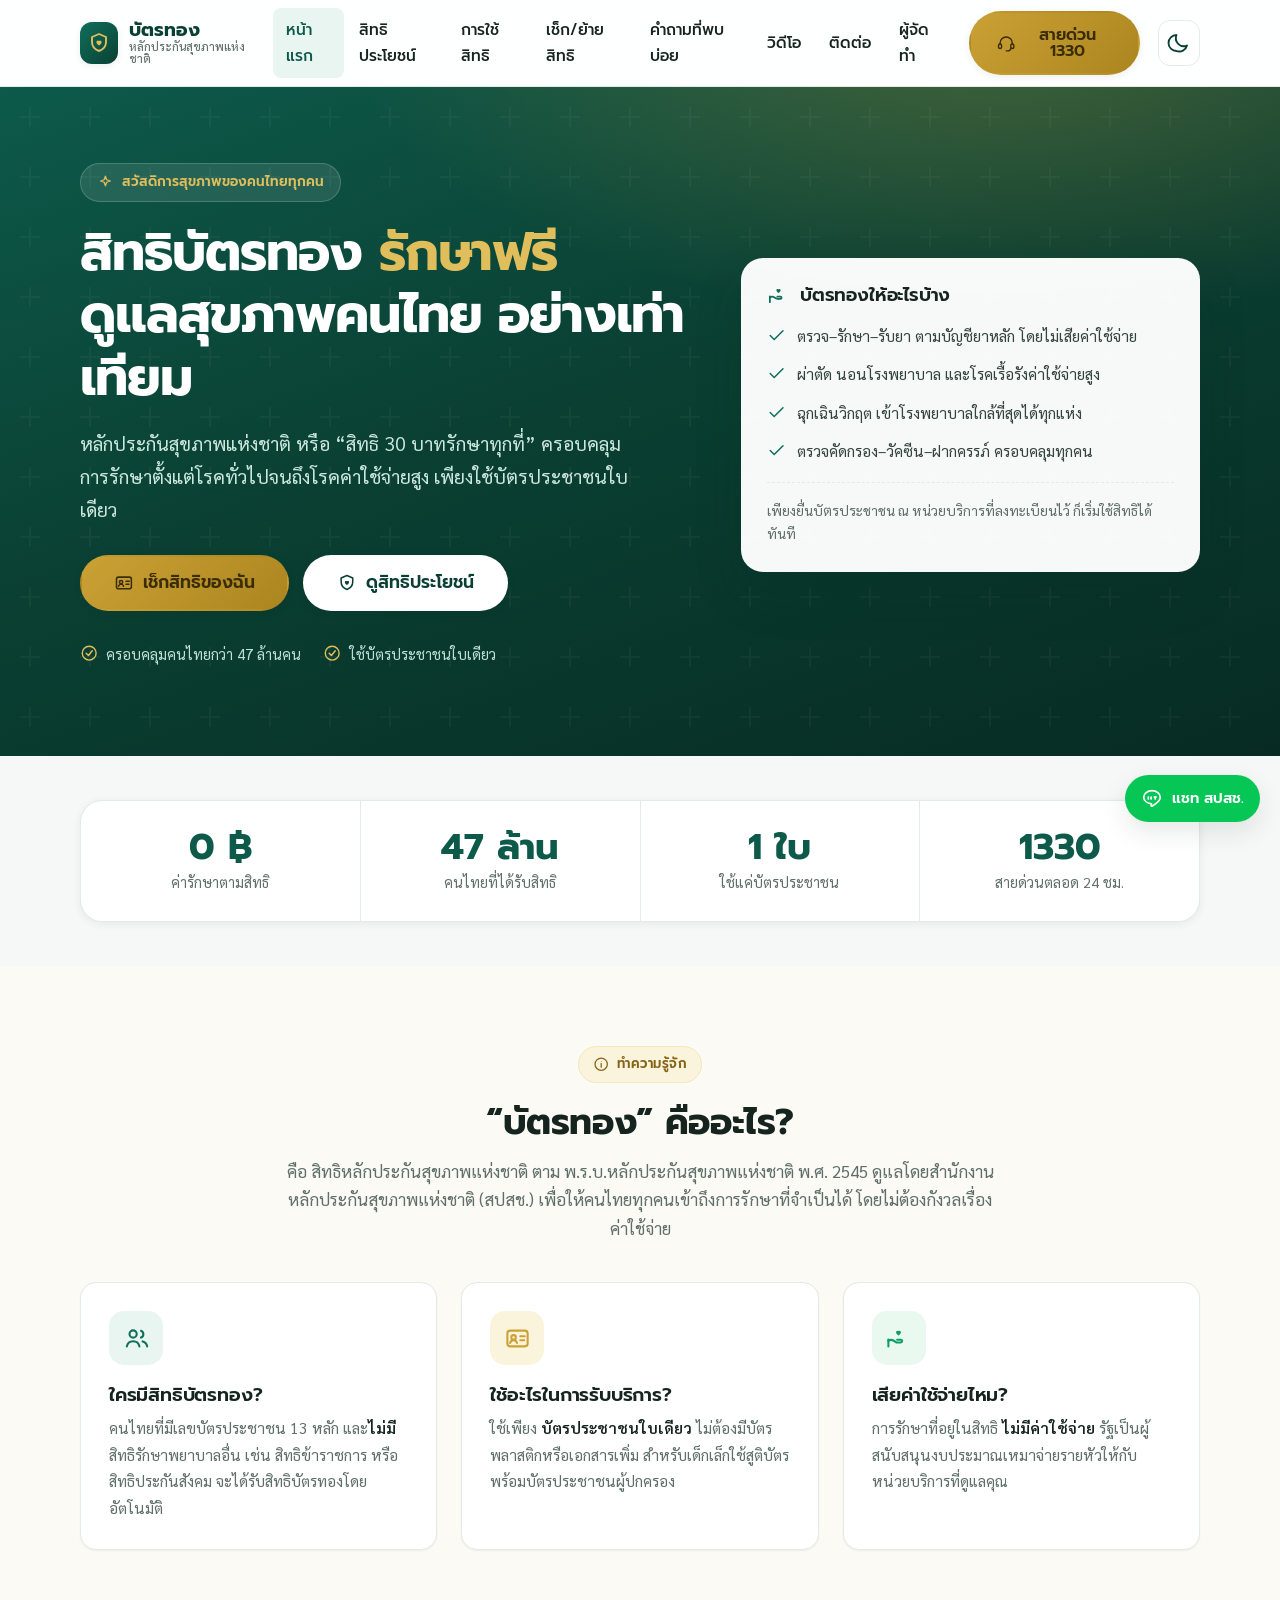
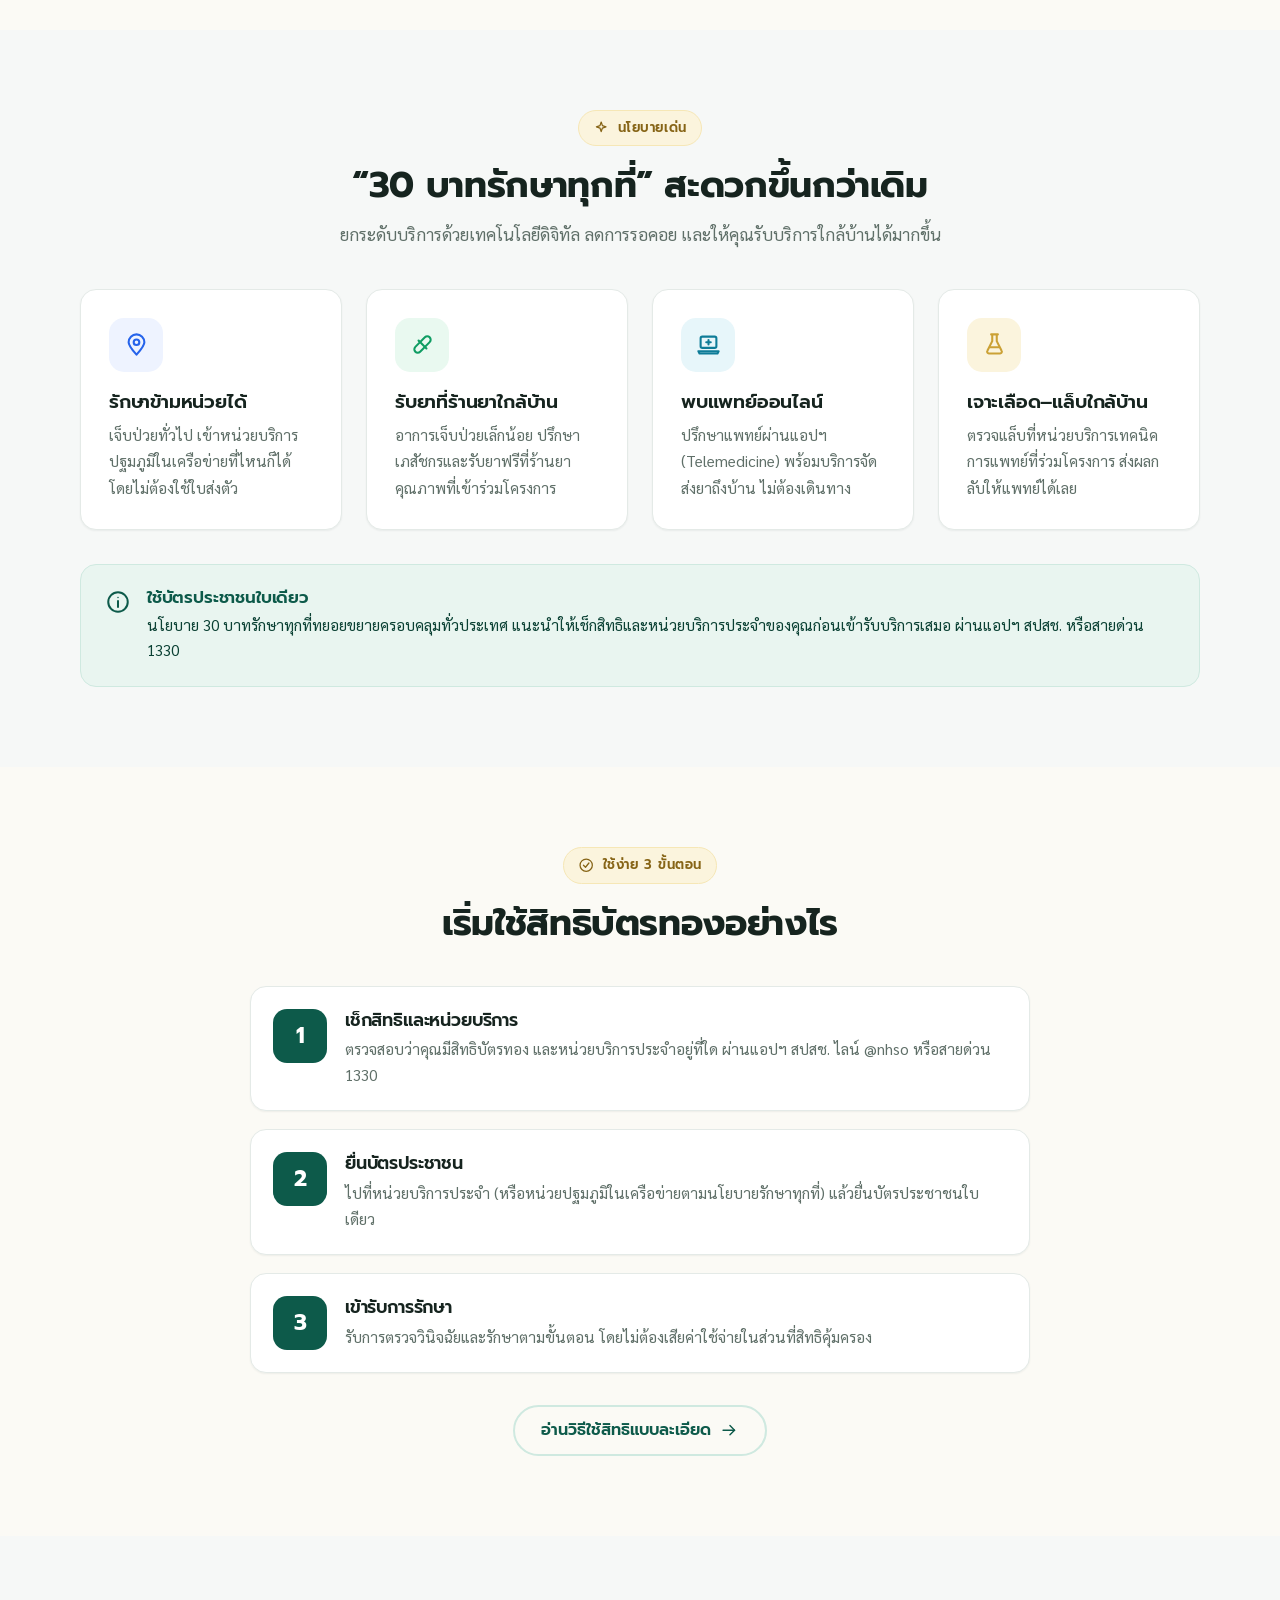
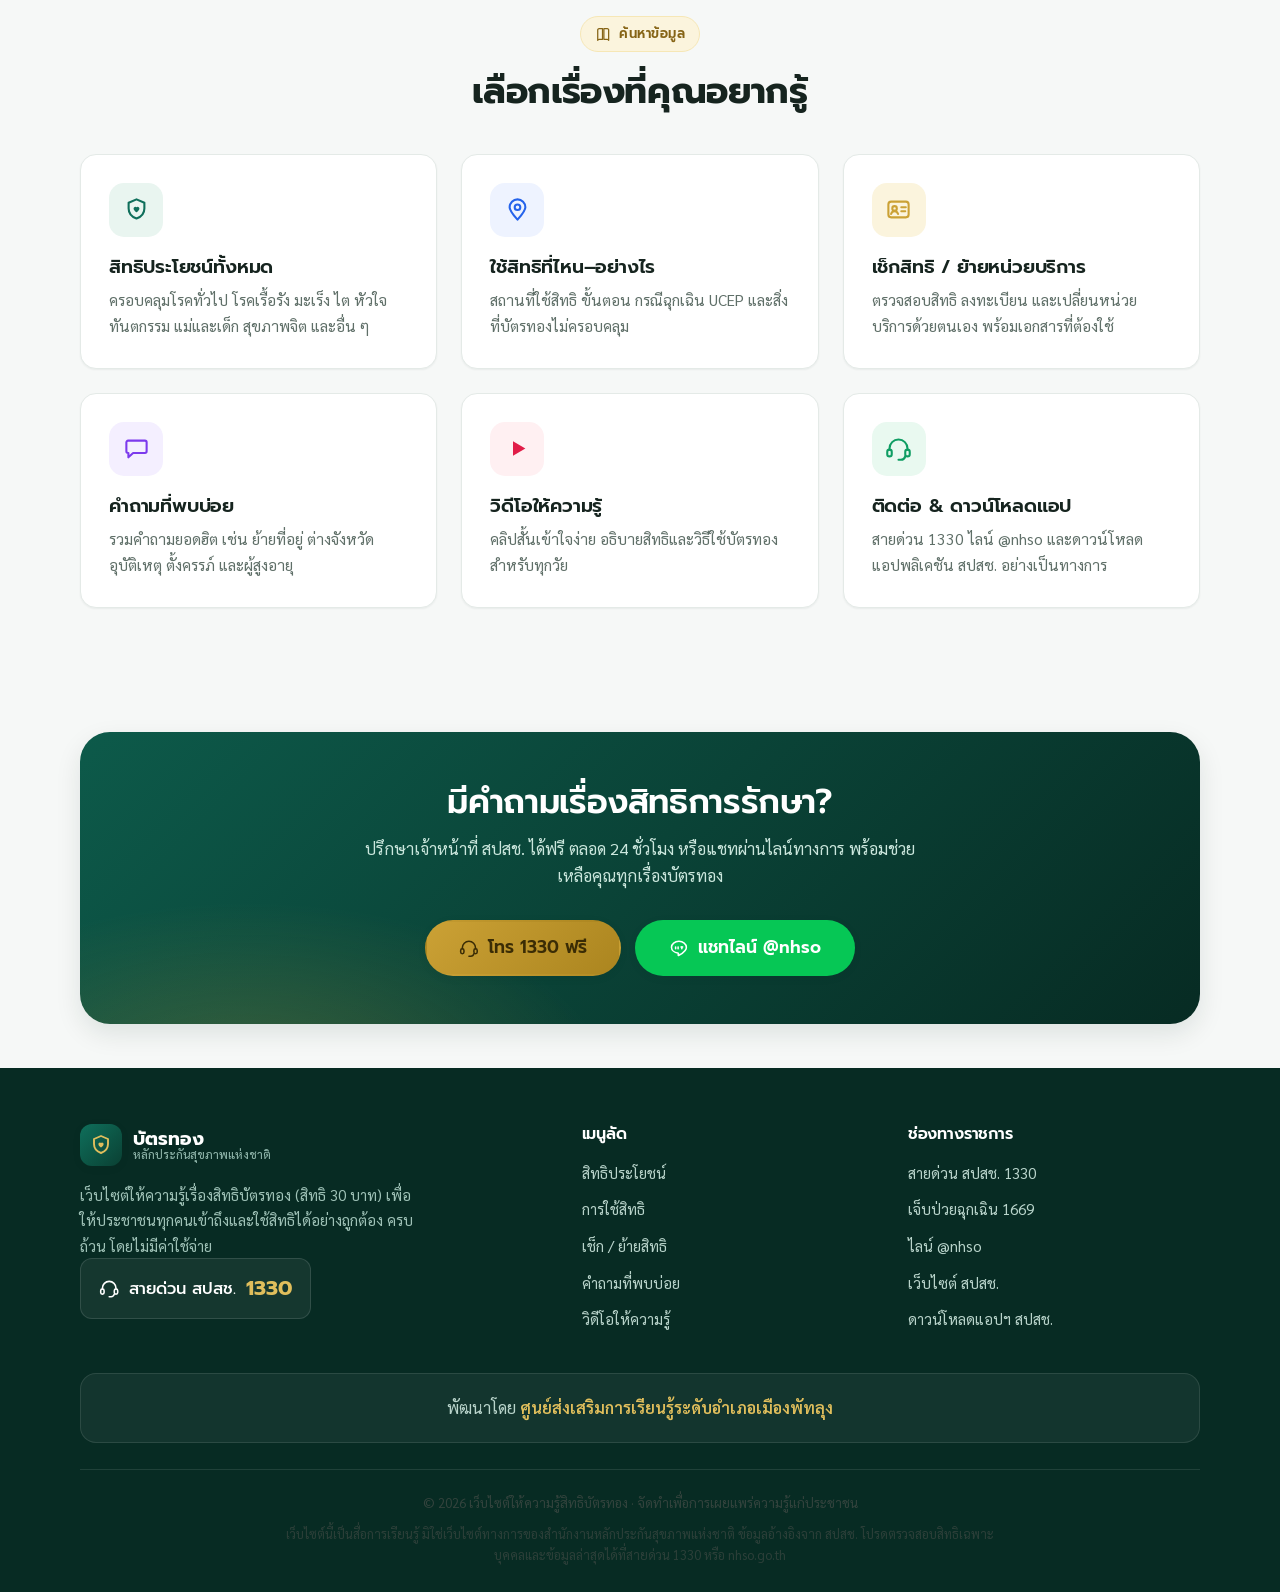
<file: index.html>
<!DOCTYPE html>
<html lang="th">
<head>
    <meta charset="UTF-8">
    <meta name="viewport" content="width=device-width, initial-scale=1.0">
    <title>สิทธิบัตรทอง 30 บาท | หลักประกันสุขภาพแห่งชาติ – รักษาฟรี ครอบคลุมทุกคน</title>
    <meta name="description" content="เว็บไซต์ให้ความรู้สิทธิบัตรทอง (หลักประกันสุขภาพแห่งชาติ / สิทธิ 30 บาทรักษาทุกที่) ครบทุกด้าน: สิทธิประโยชน์ การใช้สิทธิ เช็กสิทธิ ย้ายหน่วยบริการ ช่องทางติดต่อ สปสช. และดาวน์โหลดแอปฯ">
    <meta name="theme-color" content="#0d5a4a">
    <link rel="preload" href="assets/fonts/sarabun-400-thai.woff2" as="font" type="font/woff2" crossorigin>
    <script>(function(){try{var t=localStorage.getItem("theme")||(window.matchMedia&&matchMedia("(prefers-color-scheme:dark)").matches?"dark":"light");document.documentElement.setAttribute("data-theme",t);}catch(e){}})();</script>
    <link rel="stylesheet" href="style.css?v=20260715d">
</head>
<body>
    <a class="skip-link" href="#main">ข้ามไปยังเนื้อหาหลัก</a>
    <div class="nav-backdrop"></div>

    <header class="site-header">
        <div class="container header-inner">
            <a class="brand" href="index.html" aria-label="บัตรทอง หน้าแรก">
                <span class="brand-mark"><svg class="ic"><use href="#i-shield-heart"></use></svg></span>
                <span class="brand-text"><strong>บัตรทอง</strong><small>หลักประกันสุขภาพแห่งชาติ</small></span>
            </a>
            <nav class="main-nav" aria-label="เมนูหลัก">
                <ul>
                    <li><a href="index.html" class="active">หน้าแรก</a></li>
                    <li><a href="benefits.html">สิทธิประโยชน์</a></li>
                    <li><a href="how-to.html">การใช้สิทธิ</a></li>
                    <li><a href="register.html">เช็ก/ย้ายสิทธิ</a></li>
                    <li><a href="faq.html">คำถามที่พบบ่อย</a></li>
                    <li><a href="video.html">วิดีโอ</a></li>
                    <li><a href="contact.html">ติดต่อ</a></li>
                    <li><a href="about.html">ผู้จัดทำ</a></li>
                    <li class="nav-cta"><a class="btn btn-gold" href="tel:1330"><svg class="ic"><use href="#i-headset"></use></svg> สายด่วน 1330</a></li>
                </ul>
            </nav>
            <a class="btn btn-gold header-cta" href="tel:1330"><svg class="ic"><use href="#i-headset"></use></svg> สายด่วน 1330</a>
            <button class="theme-toggle" type="button" aria-label="สลับเป็นโหมดมืด" aria-pressed="false" title="สลับโหมดสว่าง/มืด">
                <svg class="ic ic-sun"><use href="#i-sun"></use></svg>
                <svg class="ic ic-moon"><use href="#i-moon"></use></svg>
            </button>
            <button class="nav-toggle" aria-label="เปิด/ปิดเมนู" aria-expanded="false">
                <svg class="ic ic-menu"><use href="#i-menu"></use></svg>
                <svg class="ic ic-close"><use href="#i-close"></use></svg>
            </button>
        </div>
    </header>

    <main id="main">
        <!-- HERO -->
        <section class="hero">
            <div class="container hero-inner">
                <div>
                    <span class="hero-badge"><svg class="ic"><use href="#i-sparkle"></use></svg> สวัสดิการสุขภาพของคนไทยทุกคน</span>
                    <h1>สิทธิบัตรทอง <span class="accent">รักษาฟรี</span><br>ดูแลสุขภาพคนไทย อย่างเท่าเทียม</h1>
                    <p class="hero-lead">หลักประกันสุขภาพแห่งชาติ หรือ “สิทธิ 30 บาทรักษาทุกที่” ครอบคลุมการรักษาตั้งแต่โรคทั่วไปจนถึงโรคค่าใช้จ่ายสูง เพียงใช้บัตรประชาชนใบเดียว</p>
                    <div class="hero-actions">
                        <a class="btn btn-gold btn-lg" href="register.html"><svg class="ic"><use href="#i-id-card"></use></svg> เช็กสิทธิของฉัน</a>
                        <a class="btn btn-light btn-lg" href="benefits.html"><svg class="ic"><use href="#i-shield-heart"></use></svg> ดูสิทธิประโยชน์</a>
                    </div>
                    <div class="hero-trust">
                        <span><svg class="ic"><use href="#i-check-circle"></use></svg> ครอบคลุมคนไทยกว่า 47 ล้านคน</span>
                        <span><svg class="ic"><use href="#i-check-circle"></use></svg> ใช้บัตรประชาชนใบเดียว</span>
                    </div>
                </div>
                <aside class="hero-card" aria-label="สิ่งที่ได้จากบัตรทอง">
                    <h3><svg class="ic"><use href="#i-hand-heart"></use></svg> บัตรทองให้อะไรบ้าง</h3>
                    <ul class="card-list">
                        <li><svg class="ic"><use href="#i-check"></use></svg> ตรวจ–รักษา–รับยา ตามบัญชียาหลัก โดยไม่เสียค่าใช้จ่าย</li>
                        <li><svg class="ic"><use href="#i-check"></use></svg> ผ่าตัด นอนโรงพยาบาล และโรคเรื้อรังค่าใช้จ่ายสูง</li>
                        <li><svg class="ic"><use href="#i-check"></use></svg> ฉุกเฉินวิกฤต เข้าโรงพยาบาลใกล้ที่สุดได้ทุกแห่ง</li>
                        <li><svg class="ic"><use href="#i-check"></use></svg> ตรวจคัดกรอง–วัคซีน–ฝากครรภ์ ครอบคลุมทุกคน</li>
                    </ul>
                    <p class="card-note">เพียงยื่นบัตรประชาชน ณ หน่วยบริการที่ลงทะเบียนไว้ ก็เริ่มใช้สิทธิได้ทันที</p>
                </aside>
            </div>
        </section>

        <!-- STATS -->
        <section class="section-tight">
            <div class="container">
                <div class="stats reveal">
                    <div class="stat"><b>0 ฿</b><span>ค่ารักษาตามสิทธิ</span></div>
                    <div class="stat"><b>47 ล้าน</b><span>คนไทยที่ได้รับสิทธิ</span></div>
                    <div class="stat"><b>1 ใบ</b><span>ใช้แค่บัตรประชาชน</span></div>
                    <div class="stat"><b>1330</b><span>สายด่วนตลอด 24 ชม.</span></div>
                </div>
            </div>
        </section>

        <!-- WHAT IS -->
        <section class="section bg-warm">
            <div class="container">
                <div class="section-head">
                    <span class="eyebrow"><svg class="ic"><use href="#i-info"></use></svg> ทำความรู้จัก</span>
                    <h2>“บัตรทอง” คืออะไร?</h2>
                    <p>คือ สิทธิหลักประกันสุขภาพแห่งชาติ ตาม พ.ร.บ.หลักประกันสุขภาพแห่งชาติ พ.ศ. 2545 ดูแลโดยสำนักงานหลักประกันสุขภาพแห่งชาติ (สปสช.) เพื่อให้คนไทยทุกคนเข้าถึงการรักษาที่จำเป็นได้ โดยไม่ต้องกังวลเรื่องค่าใช้จ่าย</p>
                </div>
                <div class="grid grid-3">
                    <article class="card reveal">
                        <div class="card-icon i-teal"><svg class="ic"><use href="#i-users"></use></svg></div>
                        <h3>ใครมีสิทธิบัตรทอง?</h3>
                        <p>คนไทยที่มีเลขบัตรประชาชน 13 หลัก และ<strong>ไม่มี</strong>สิทธิรักษาพยาบาลอื่น เช่น สิทธิข้าราชการ หรือสิทธิประกันสังคม จะได้รับสิทธิบัตรทองโดยอัตโนมัติ</p>
                    </article>
                    <article class="card reveal">
                        <div class="card-icon i-amber"><svg class="ic"><use href="#i-id-card"></use></svg></div>
                        <h3>ใช้อะไรในการรับบริการ?</h3>
                        <p>ใช้เพียง <strong>บัตรประชาชนใบเดียว</strong> ไม่ต้องมีบัตรพลาสติกหรือเอกสารเพิ่ม สำหรับเด็กเล็กใช้สูติบัตรพร้อมบัตรประชาชนผู้ปกครอง</p>
                    </article>
                    <article class="card reveal">
                        <div class="card-icon i-green"><svg class="ic"><use href="#i-hand-heart"></use></svg></div>
                        <h3>เสียค่าใช้จ่ายไหม?</h3>
                        <p>การรักษาที่อยู่ในสิทธิ <strong>ไม่มีค่าใช้จ่าย</strong> รัฐเป็นผู้สนับสนุนงบประมาณเหมาจ่ายรายหัวให้กับหน่วยบริการที่ดูแลคุณ</p>
                    </article>
                </div>
            </div>
        </section>

        <!-- 30 BAHT POLICY -->
        <section class="section">
            <div class="container">
                <div class="section-head">
                    <span class="eyebrow"><svg class="ic"><use href="#i-sparkle"></use></svg> นโยบายเด่น</span>
                    <h2>“30 บาทรักษาทุกที่” สะดวกขึ้นกว่าเดิม</h2>
                    <p>ยกระดับบริการด้วยเทคโนโลยีดิจิทัล ลดการรอคอย และให้คุณรับบริการใกล้บ้านได้มากขึ้น</p>
                </div>
                <div class="grid grid-4">
                    <article class="card reveal">
                        <div class="card-icon i-blue"><svg class="ic"><use href="#i-map-pin"></use></svg></div>
                        <h3>รักษาข้ามหน่วยได้</h3>
                        <p>เจ็บป่วยทั่วไป เข้าหน่วยบริการปฐมภูมิในเครือข่ายที่ไหนก็ได้ โดยไม่ต้องใช้ใบส่งตัว</p>
                    </article>
                    <article class="card reveal">
                        <div class="card-icon i-green"><svg class="ic"><use href="#i-pill"></use></svg></div>
                        <h3>รับยาที่ร้านยาใกล้บ้าน</h3>
                        <p>อาการเจ็บป่วยเล็กน้อย ปรึกษาเภสัชกรและรับยาฟรีที่ร้านยาคุณภาพที่เข้าร่วมโครงการ</p>
                    </article>
                    <article class="card reveal">
                        <div class="card-icon i-cyan"><svg class="ic"><use href="#i-laptop-medical"></use></svg></div>
                        <h3>พบแพทย์ออนไลน์</h3>
                        <p>ปรึกษาแพทย์ผ่านแอปฯ (Telemedicine) พร้อมบริการจัดส่งยาถึงบ้าน ไม่ต้องเดินทาง</p>
                    </article>
                    <article class="card reveal">
                        <div class="card-icon i-amber"><svg class="ic"><use href="#i-flask"></use></svg></div>
                        <h3>เจาะเลือด–แล็บใกล้บ้าน</h3>
                        <p>ตรวจแล็บที่หน่วยบริการเทคนิคการแพทย์ที่ร่วมโครงการ ส่งผลกลับให้แพทย์ได้เลย</p>
                    </article>
                </div>
                <div class="callout teal reveal" style="margin-top:34px">
                    <svg class="ic"><use href="#i-info"></use></svg>
                    <div>
                        <h4>ใช้บัตรประชาชนใบเดียว</h4>
                        <p>นโยบาย 30 บาทรักษาทุกที่ทยอยขยายครอบคลุมทั่วประเทศ แนะนำให้เช็กสิทธิและหน่วยบริการประจำของคุณก่อนเข้ารับบริการเสมอ ผ่านแอปฯ สปสช. หรือสายด่วน 1330</p>
                    </div>
                </div>
            </div>
        </section>

        <!-- HOW TO USE -->
        <section class="section bg-warm">
            <div class="container">
                <div class="section-head">
                    <span class="eyebrow"><svg class="ic"><use href="#i-check-circle"></use></svg> ใช้ง่าย 3 ขั้นตอน</span>
                    <h2>เริ่มใช้สิทธิบัตรทองอย่างไร</h2>
                </div>
                <div class="timeline">
                    <div class="tl-item reveal">
                        <div class="tl-num">1</div>
                        <div>
                            <h4>เช็กสิทธิและหน่วยบริการ</h4>
                            <p>ตรวจสอบว่าคุณมีสิทธิบัตรทอง และหน่วยบริการประจำอยู่ที่ใด ผ่านแอปฯ สปสช. ไลน์ @nhso หรือสายด่วน 1330</p>
                        </div>
                    </div>
                    <div class="tl-item reveal">
                        <div class="tl-num">2</div>
                        <div>
                            <h4>ยื่นบัตรประชาชน</h4>
                            <p>ไปที่หน่วยบริการประจำ (หรือหน่วยปฐมภูมิในเครือข่ายตามนโยบายรักษาทุกที่) แล้วยื่นบัตรประชาชนใบเดียว</p>
                        </div>
                    </div>
                    <div class="tl-item reveal">
                        <div class="tl-num">3</div>
                        <div>
                            <h4>เข้ารับการรักษา</h4>
                            <p>รับการตรวจวินิจฉัยและรักษาตามขั้นตอน โดยไม่ต้องเสียค่าใช้จ่ายในส่วนที่สิทธิคุ้มครอง</p>
                        </div>
                    </div>
                </div>
                <div class="center" style="margin-top:32px">
                    <a class="btn btn-ghost" href="how-to.html">อ่านวิธีใช้สิทธิแบบละเอียด <svg class="ic"><use href="#i-arrow-right"></use></svg></a>
                </div>
            </div>
        </section>

        <!-- QUICK LINKS -->
        <section class="section">
            <div class="container">
                <div class="section-head">
                    <span class="eyebrow"><svg class="ic"><use href="#i-book"></use></svg> ค้นหาข้อมูล</span>
                    <h2>เลือกเรื่องที่คุณอยากรู้</h2>
                </div>
                <div class="grid grid-3">
                    <a class="card reveal" href="benefits.html">
                        <div class="card-icon i-teal"><svg class="ic"><use href="#i-shield-heart"></use></svg></div>
                        <h3>สิทธิประโยชน์ทั้งหมด</h3>
                        <p>ครอบคลุมโรคทั่วไป โรคเรื้อรัง มะเร็ง ไต หัวใจ ทันตกรรม แม่และเด็ก สุขภาพจิต และอื่น ๆ</p>
                    </a>
                    <a class="card reveal" href="how-to.html">
                        <div class="card-icon i-blue"><svg class="ic"><use href="#i-map-pin"></use></svg></div>
                        <h3>ใช้สิทธิที่ไหน–อย่างไร</h3>
                        <p>สถานที่ใช้สิทธิ ขั้นตอน กรณีฉุกเฉิน UCEP และสิ่งที่บัตรทองไม่ครอบคลุม</p>
                    </a>
                    <a class="card reveal" href="register.html">
                        <div class="card-icon i-amber"><svg class="ic"><use href="#i-id-card"></use></svg></div>
                        <h3>เช็กสิทธิ / ย้ายหน่วยบริการ</h3>
                        <p>ตรวจสอบสิทธิ ลงทะเบียน และเปลี่ยนหน่วยบริการด้วยตนเอง พร้อมเอกสารที่ต้องใช้</p>
                    </a>
                    <a class="card reveal" href="faq.html">
                        <div class="card-icon i-violet"><svg class="ic"><use href="#i-chat"></use></svg></div>
                        <h3>คำถามที่พบบ่อย</h3>
                        <p>รวมคำถามยอดฮิต เช่น ย้ายที่อยู่ ต่างจังหวัด อุบัติเหตุ ตั้งครรภ์ และผู้สูงอายุ</p>
                    </a>
                    <a class="card reveal" href="video.html">
                        <div class="card-icon i-rose"><svg class="ic"><use href="#i-play"></use></svg></div>
                        <h3>วิดีโอให้ความรู้</h3>
                        <p>คลิปสั้นเข้าใจง่าย อธิบายสิทธิและวิธีใช้บัตรทองสำหรับทุกวัย</p>
                    </a>
                    <a class="card reveal" href="contact.html">
                        <div class="card-icon i-green"><svg class="ic"><use href="#i-headset"></use></svg></div>
                        <h3>ติดต่อ &amp; ดาวน์โหลดแอป</h3>
                        <p>สายด่วน 1330 ไลน์ @nhso และดาวน์โหลดแอปพลิเคชัน สปสช. อย่างเป็นทางการ</p>
                    </a>
                </div>
            </div>
        </section>

        <!-- CTA -->
        <section class="section-tight">
            <div class="container">
                <div class="cta-band reveal">
                    <h2>มีคำถามเรื่องสิทธิการรักษา?</h2>
                    <p>ปรึกษาเจ้าหน้าที่ สปสช. ได้ฟรี ตลอด 24 ชั่วโมง หรือแชทผ่านไลน์ทางการ พร้อมช่วยเหลือคุณทุกเรื่องบัตรทอง</p>
                    <div class="hero-actions">
                        <a class="btn btn-gold btn-lg" href="tel:1330"><svg class="ic"><use href="#i-headset"></use></svg> โทร 1330 ฟรี</a>
                        <a class="btn btn-line btn-lg" href="https://lin.ee/zzn3pU6" target="_blank" rel="noopener"><svg class="ic"><use href="#i-line"></use></svg> แชทไลน์ @nhso</a>
                    </div>
                </div>
            </div>
        </section>
    </main>

    <footer class="site-footer">
        <div class="container">
            <div class="footer-grid">
                <div class="footer-brand">
                    <a class="brand" href="index.html">
                        <span class="brand-mark"><svg class="ic"><use href="#i-shield-heart"></use></svg></span>
                        <span class="brand-text"><strong>บัตรทอง</strong><small>หลักประกันสุขภาพแห่งชาติ</small></span>
                    </a>
                    <p>เว็บไซต์ให้ความรู้เรื่องสิทธิบัตรทอง (สิทธิ 30 บาท) เพื่อให้ประชาชนทุกคนเข้าถึงและใช้สิทธิได้อย่างถูกต้อง ครบถ้วน โดยไม่มีค่าใช้จ่าย</p>
                    <div class="footer-hotline"><svg class="ic"><use href="#i-headset"></use></svg> สายด่วน สปสช. <b>1330</b></div>
                </div>
                <div class="footer-col">
                    <h5>เมนูลัด</h5>
                    <ul>
                        <li><a href="benefits.html">สิทธิประโยชน์</a></li>
                        <li><a href="how-to.html">การใช้สิทธิ</a></li>
                        <li><a href="register.html">เช็ก / ย้ายสิทธิ</a></li>
                        <li><a href="faq.html">คำถามที่พบบ่อย</a></li>
                        <li><a href="video.html">วิดีโอให้ความรู้</a></li>
                    </ul>
                </div>
                <div class="footer-col">
                    <h5>ช่องทางราชการ</h5>
                    <ul>
                        <li><a href="tel:1330">สายด่วน สปสช. 1330</a></li>
                        <li><a href="tel:1669">เจ็บป่วยฉุกเฉิน 1669</a></li>
                        <li><a href="https://lin.ee/zzn3pU6" target="_blank" rel="noopener">ไลน์ @nhso</a></li>
                        <li><a href="https://www.nhso.go.th" target="_blank" rel="noopener">เว็บไซต์ สปสช.</a></li>
                        <li><a href="contact.html">ดาวน์โหลดแอปฯ สปสช.</a></li>
                    </ul>
                </div>
            </div>
            <div class="footer-dev">พัฒนาโดย <strong>ศูนย์ส่งเสริมการเรียนรู้ระดับอำเภอเมืองพัทลุง</strong></div>
            <div class="footer-bottom">
                <p>© 2026 เว็บไซต์ให้ความรู้สิทธิบัตรทอง · จัดทำเพื่อการเผยแพร่ความรู้แก่ประชาชน</p>
                <p class="disclaimer">เว็บไซต์นี้เป็นสื่อการเรียนรู้ มิใช่เว็บไซต์ทางการของสำนักงานหลักประกันสุขภาพแห่งชาติ ข้อมูลอ้างอิงจาก สปสช. โปรดตรวจสอบสิทธิเฉพาะบุคคลและข้อมูลล่าสุดได้ที่สายด่วน 1330 หรือ nhso.go.th</p>
            </div>
        </div>
    </footer>

    <button class="to-top" aria-label="กลับขึ้นด้านบน"><svg class="ic"><use href="#i-arrow-up"></use></svg></button>
    <a class="float-line" href="https://lin.ee/zzn3pU6" target="_blank" rel="noopener" aria-label="แชทไลน์ สปสช."><svg class="ic"><use href="#i-line"></use></svg><span class="lbl">แชท สปสช.</span></a>

    <script src="script.js?v=20260715d"></script>
</body>
</html>
</file>
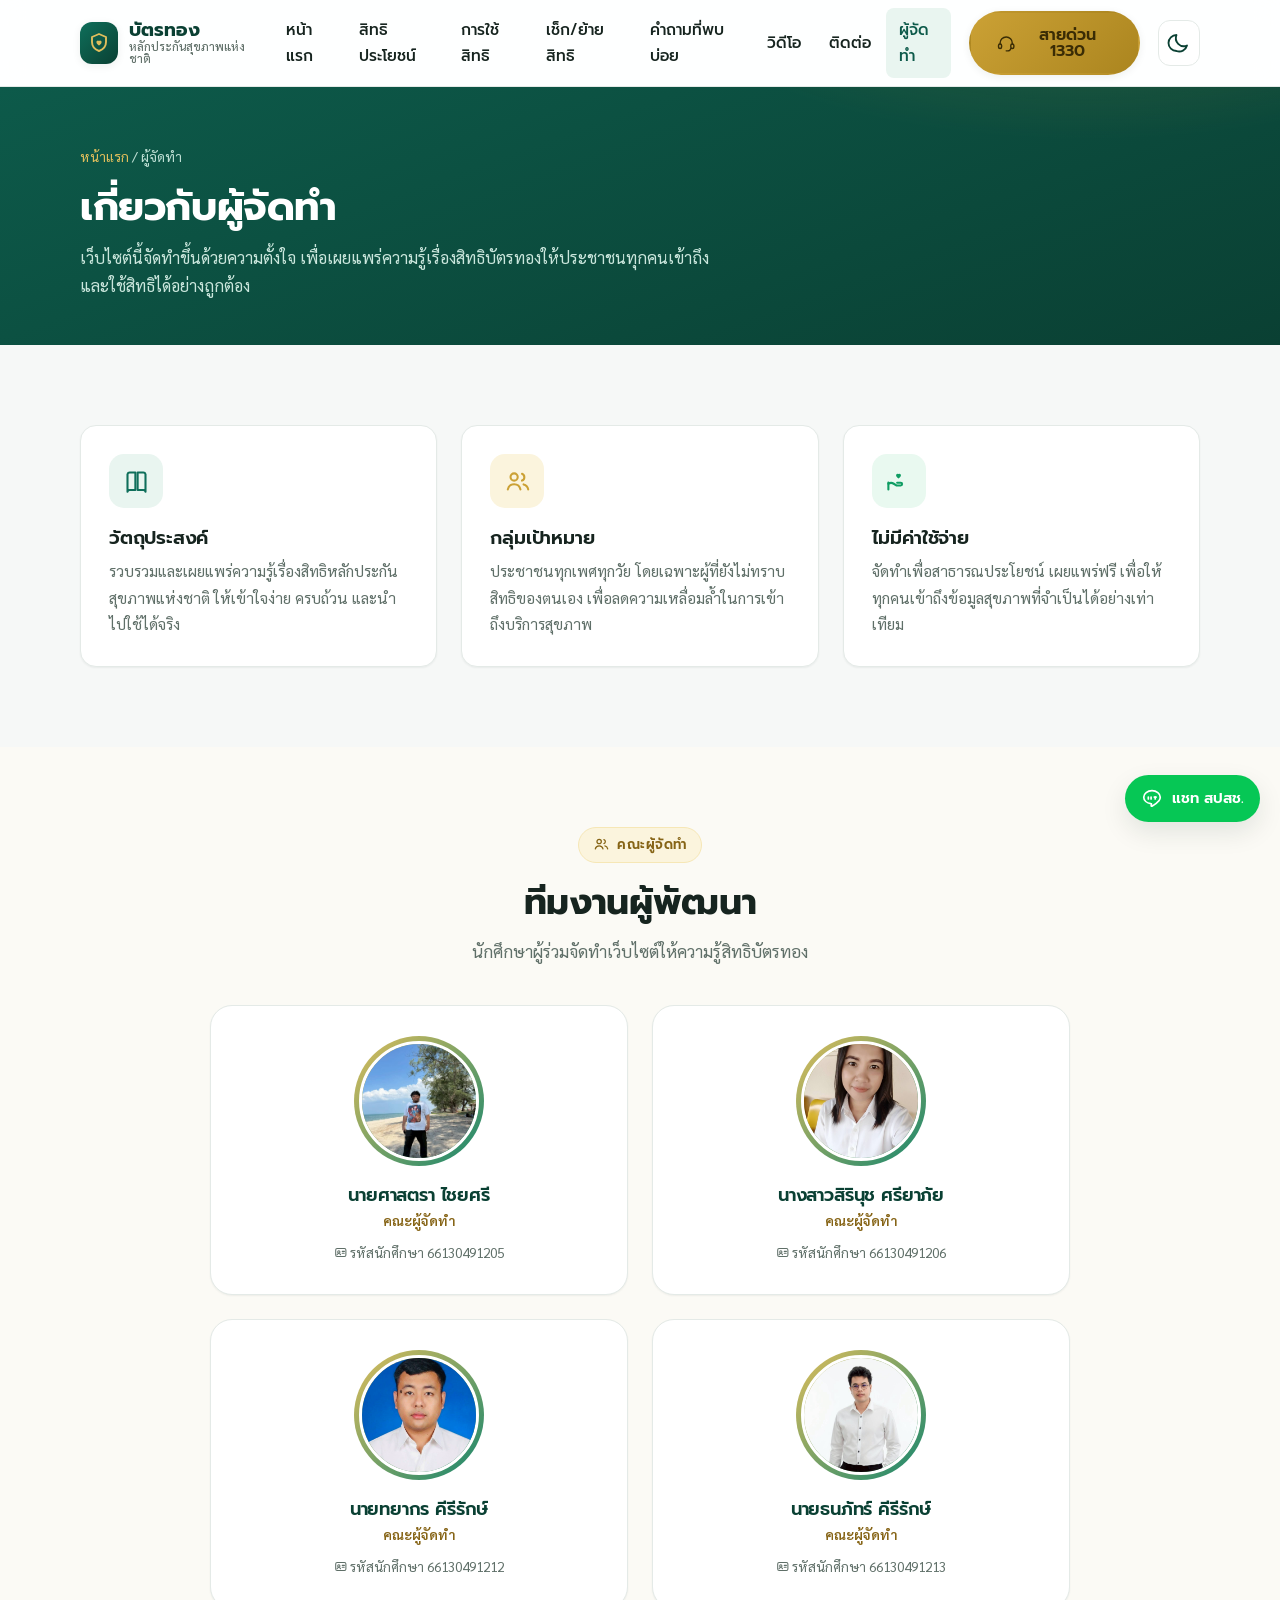
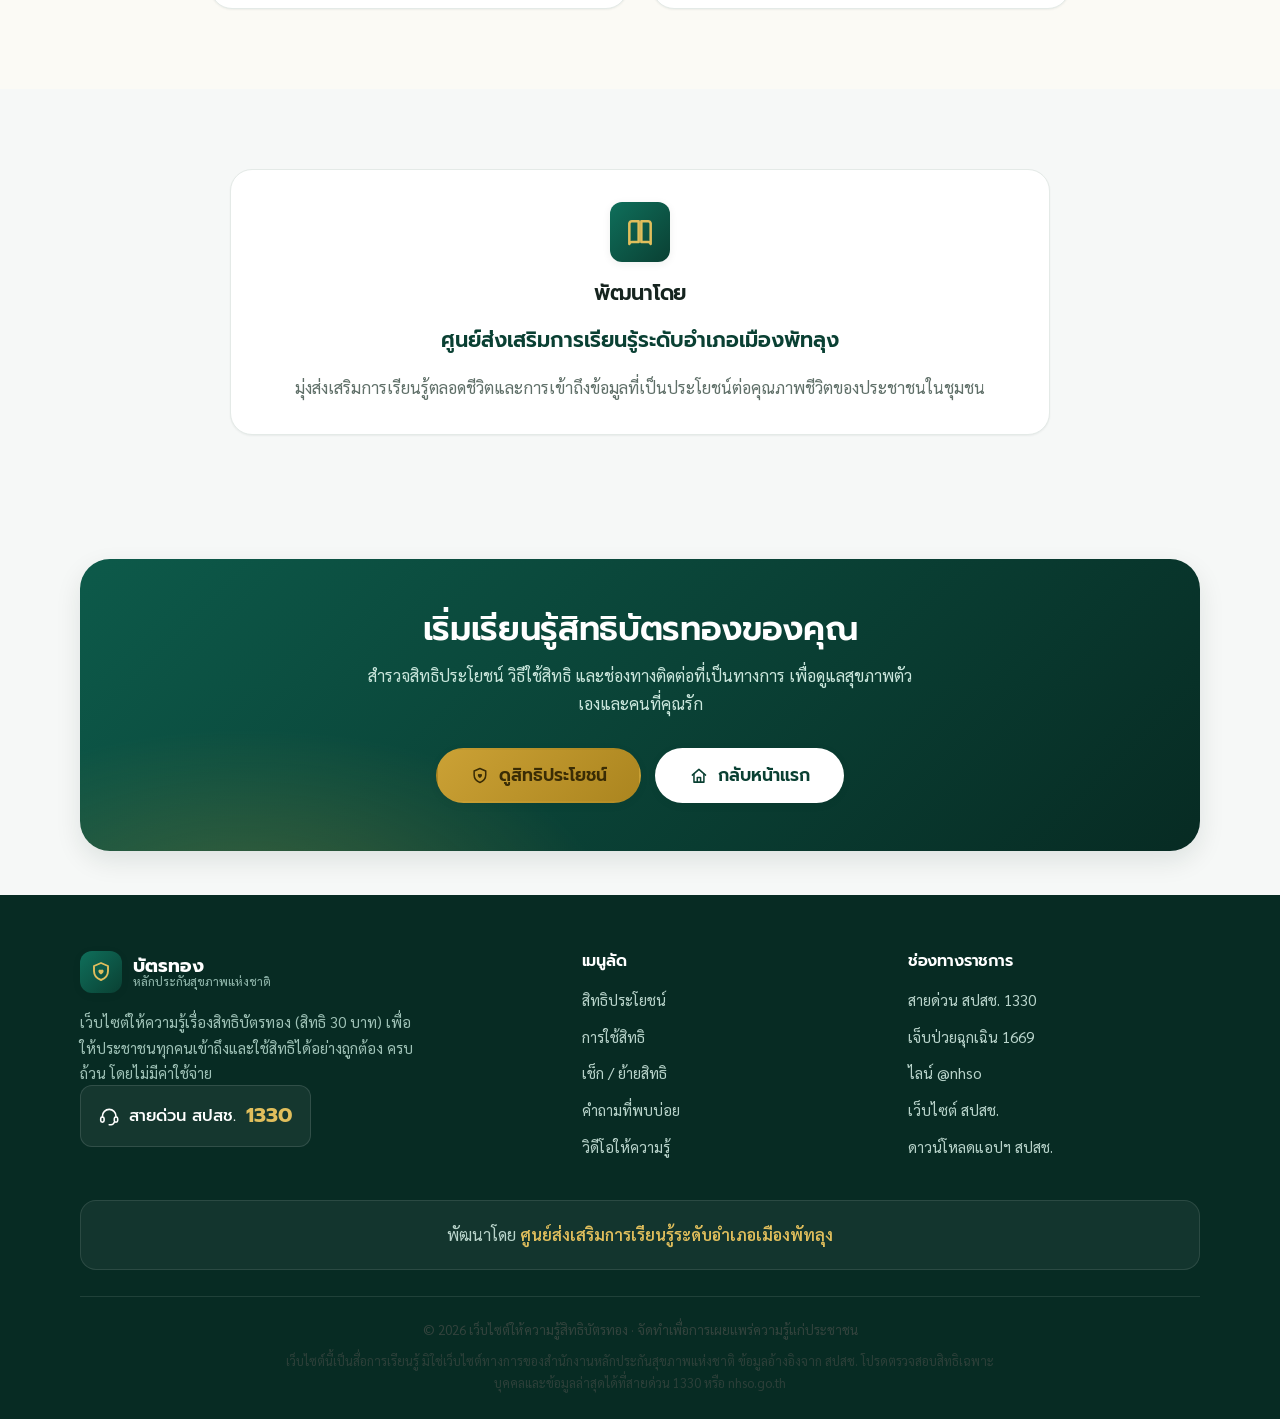
<file: about.html>
<!DOCTYPE html>
<html lang="th">
<head>
    <meta charset="UTF-8">
    <meta name="viewport" content="width=device-width, initial-scale=1.0">
    <title>ผู้จัดทำ | เว็บไซต์ให้ความรู้สิทธิบัตรทอง</title>
    <meta name="description" content="คณะผู้จัดทำเว็บไซต์ให้ความรู้สิทธิบัตรทอง พัฒนาโดยศูนย์ส่งเสริมการเรียนรู้ระดับอำเภอเมืองพัทลุง">
    <meta name="theme-color" content="#0d5a4a">
    <script>(function(){try{var t=localStorage.getItem("theme")||(window.matchMedia&&matchMedia("(prefers-color-scheme:dark)").matches?"dark":"light");document.documentElement.setAttribute("data-theme",t);}catch(e){}})();</script>
    <link rel="stylesheet" href="style.css?v=20260715d">
</head>
<body>
    <a class="skip-link" href="#main">ข้ามไปยังเนื้อหาหลัก</a>
    <div class="nav-backdrop"></div>

    <header class="site-header">
        <div class="container header-inner">
            <a class="brand" href="index.html" aria-label="บัตรทอง หน้าแรก">
                <span class="brand-mark"><svg class="ic"><use href="#i-shield-heart"></use></svg></span>
                <span class="brand-text"><strong>บัตรทอง</strong><small>หลักประกันสุขภาพแห่งชาติ</small></span>
            </a>
            <nav class="main-nav" aria-label="เมนูหลัก">
                <ul>
                    <li><a href="index.html">หน้าแรก</a></li>
                    <li><a href="benefits.html">สิทธิประโยชน์</a></li>
                    <li><a href="how-to.html">การใช้สิทธิ</a></li>
                    <li><a href="register.html">เช็ก/ย้ายสิทธิ</a></li>
                    <li><a href="faq.html">คำถามที่พบบ่อย</a></li>
                    <li><a href="video.html">วิดีโอ</a></li>
                    <li><a href="contact.html">ติดต่อ</a></li>
                    <li><a href="about.html" class="active">ผู้จัดทำ</a></li>
                    <li class="nav-cta"><a class="btn btn-gold" href="tel:1330"><svg class="ic"><use href="#i-headset"></use></svg> สายด่วน 1330</a></li>
                </ul>
            </nav>
            <a class="btn btn-gold header-cta" href="tel:1330"><svg class="ic"><use href="#i-headset"></use></svg> สายด่วน 1330</a>
            <button class="theme-toggle" type="button" aria-label="สลับเป็นโหมดมืด" aria-pressed="false" title="สลับโหมดสว่าง/มืด">
                <svg class="ic ic-sun"><use href="#i-sun"></use></svg>
                <svg class="ic ic-moon"><use href="#i-moon"></use></svg>
            </button>
            <button class="nav-toggle" aria-label="เปิด/ปิดเมนู" aria-expanded="false">
                <svg class="ic ic-menu"><use href="#i-menu"></use></svg>
                <svg class="ic ic-close"><use href="#i-close"></use></svg>
            </button>
        </div>
    </header>

    <div class="pagehead">
        <div class="container">
            <p class="crumbs"><a href="index.html">หน้าแรก</a> / ผู้จัดทำ</p>
            <h1>เกี่ยวกับผู้จัดทำ</h1>
            <p>เว็บไซต์นี้จัดทำขึ้นด้วยความตั้งใจ เพื่อเผยแพร่ความรู้เรื่องสิทธิบัตรทองให้ประชาชนทุกคนเข้าถึงและใช้สิทธิได้อย่างถูกต้อง</p>
        </div>
    </div>

    <main id="main">
        <!-- PURPOSE -->
        <section class="section">
            <div class="container">
                <div class="grid grid-3">
                    <article class="card reveal">
                        <div class="card-icon i-teal"><svg class="ic"><use href="#i-book"></use></svg></div>
                        <h3>วัตถุประสงค์</h3>
                        <p>รวบรวมและเผยแพร่ความรู้เรื่องสิทธิหลักประกันสุขภาพแห่งชาติ ให้เข้าใจง่าย ครบถ้วน และนำไปใช้ได้จริง</p>
                    </article>
                    <article class="card reveal">
                        <div class="card-icon i-amber"><svg class="ic"><use href="#i-users"></use></svg></div>
                        <h3>กลุ่มเป้าหมาย</h3>
                        <p>ประชาชนทุกเพศทุกวัย โดยเฉพาะผู้ที่ยังไม่ทราบสิทธิของตนเอง เพื่อลดความเหลื่อมล้ำในการเข้าถึงบริการสุขภาพ</p>
                    </article>
                    <article class="card reveal">
                        <div class="card-icon i-green"><svg class="ic"><use href="#i-hand-heart"></use></svg></div>
                        <h3>ไม่มีค่าใช้จ่าย</h3>
                        <p>จัดทำเพื่อสาธารณประโยชน์ เผยแพร่ฟรี เพื่อให้ทุกคนเข้าถึงข้อมูลสุขภาพที่จำเป็นได้อย่างเท่าเทียม</p>
                    </article>
                </div>
            </div>
        </section>

        <!-- TEAM -->
        <section class="section bg-warm">
            <div class="container">
                <div class="section-head">
                    <span class="eyebrow"><svg class="ic"><use href="#i-users"></use></svg> คณะผู้จัดทำ</span>
                    <h2>ทีมงานผู้พัฒนา</h2>
                    <p>นักศึกษาผู้ร่วมจัดทำเว็บไซต์ให้ความรู้สิทธิบัตรทอง</p>
                </div>
                <div class="team-grid">
                    <article class="member reveal">
                        <div class="member-photo"><img src="Images/ศาสตรา.jpg" alt="นายศาสตรา ไชยศรี" loading="lazy" width="130" height="130"></div>
                        <h4>นายศาสตรา ไชยศรี</h4>
                        <p class="role">คณะผู้จัดทำ</p>
                        <p class="sid"><svg class="ic" style="width:1em;color:var(--muted)"><use href="#i-id-card"></use></svg> รหัสนักศึกษา 66130491205</p>
                    </article>

                    <article class="member reveal">
                        <div class="member-photo"><img src="Images/สิรินุช.jpg" alt="นางสาวสิรินุช ศรียาภัย" loading="lazy" width="130" height="130"></div>
                        <h4>นางสาวสิรินุช ศรียาภัย</h4>
                        <p class="role">คณะผู้จัดทำ</p>
                        <p class="sid"><svg class="ic" style="width:1em;color:var(--muted)"><use href="#i-id-card"></use></svg> รหัสนักศึกษา 66130491206</p>
                    </article>

                    <article class="member reveal">
                        <div class="member-photo"><img src="Images/ทยากร.jpg" alt="นายทยากร คีรีรักษ์" loading="lazy" width="130" height="130"></div>
                        <h4>นายทยากร คีรีรักษ์</h4>
                        <p class="role">คณะผู้จัดทำ</p>
                        <p class="sid"><svg class="ic" style="width:1em;color:var(--muted)"><use href="#i-id-card"></use></svg> รหัสนักศึกษา 66130491212</p>
                    </article>

                    <article class="member reveal">
                        <div class="member-photo"><img src="Images/ธนภทร์.jpg" alt="นายธนภัทร์ คีรีรักษ์" loading="lazy" width="130" height="130"></div>
                        <h4>นายธนภัทร์ คีรีรักษ์</h4>
                        <p class="role">คณะผู้จัดทำ</p>
                        <p class="sid"><svg class="ic" style="width:1em;color:var(--muted)"><use href="#i-id-card"></use></svg> รหัสนักศึกษา 66130491213</p>
                    </article>
                </div>
            </div>
        </section>

        <!-- ORGANIZATION -->
        <section class="section">
            <div class="container">
                <div class="prose-card reveal" style="max-width:820px;margin-inline:auto;text-align:center">
                    <div class="brand-mark" style="width:60px;height:60px;margin:0 auto 18px"><svg class="ic" style="width:32px;height:32px"><use href="#i-book"></use></svg></div>
                    <h3>พัฒนาโดย</h3>
                    <p style="font-family:var(--f-head);font-weight:600;font-size:1.3rem;color:var(--teal-800)">ศูนย์ส่งเสริมการเรียนรู้ระดับอำเภอเมืองพัทลุง</p>
                    <p style="color:var(--muted)">มุ่งส่งเสริมการเรียนรู้ตลอดชีวิตและการเข้าถึงข้อมูลที่เป็นประโยชน์ต่อคุณภาพชีวิตของประชาชนในชุมชน</p>
                </div>
            </div>
        </section>

        <!-- CTA -->
        <section class="section-tight">
            <div class="container">
                <div class="cta-band reveal">
                    <h2>เริ่มเรียนรู้สิทธิบัตรทองของคุณ</h2>
                    <p>สำรวจสิทธิประโยชน์ วิธีใช้สิทธิ และช่องทางติดต่อที่เป็นทางการ เพื่อดูแลสุขภาพตัวเองและคนที่คุณรัก</p>
                    <div class="hero-actions">
                        <a class="btn btn-gold btn-lg" href="benefits.html"><svg class="ic"><use href="#i-shield-heart"></use></svg> ดูสิทธิประโยชน์</a>
                        <a class="btn btn-light btn-lg" href="index.html"><svg class="ic"><use href="#i-home"></use></svg> กลับหน้าแรก</a>
                    </div>
                </div>
            </div>
        </section>
    </main>

    <footer class="site-footer">
        <div class="container">
            <div class="footer-grid">
                <div class="footer-brand">
                    <a class="brand" href="index.html">
                        <span class="brand-mark"><svg class="ic"><use href="#i-shield-heart"></use></svg></span>
                        <span class="brand-text"><strong>บัตรทอง</strong><small>หลักประกันสุขภาพแห่งชาติ</small></span>
                    </a>
                    <p>เว็บไซต์ให้ความรู้เรื่องสิทธิบัตรทอง (สิทธิ 30 บาท) เพื่อให้ประชาชนทุกคนเข้าถึงและใช้สิทธิได้อย่างถูกต้อง ครบถ้วน โดยไม่มีค่าใช้จ่าย</p>
                    <div class="footer-hotline"><svg class="ic"><use href="#i-headset"></use></svg> สายด่วน สปสช. <b>1330</b></div>
                </div>
                <div class="footer-col">
                    <h5>เมนูลัด</h5>
                    <ul>
                        <li><a href="benefits.html">สิทธิประโยชน์</a></li>
                        <li><a href="how-to.html">การใช้สิทธิ</a></li>
                        <li><a href="register.html">เช็ก / ย้ายสิทธิ</a></li>
                        <li><a href="faq.html">คำถามที่พบบ่อย</a></li>
                        <li><a href="video.html">วิดีโอให้ความรู้</a></li>
                    </ul>
                </div>
                <div class="footer-col">
                    <h5>ช่องทางราชการ</h5>
                    <ul>
                        <li><a href="tel:1330">สายด่วน สปสช. 1330</a></li>
                        <li><a href="tel:1669">เจ็บป่วยฉุกเฉิน 1669</a></li>
                        <li><a href="https://lin.ee/zzn3pU6" target="_blank" rel="noopener">ไลน์ @nhso</a></li>
                        <li><a href="https://www.nhso.go.th" target="_blank" rel="noopener">เว็บไซต์ สปสช.</a></li>
                        <li><a href="contact.html">ดาวน์โหลดแอปฯ สปสช.</a></li>
                    </ul>
                </div>
            </div>
            <div class="footer-dev">พัฒนาโดย <strong>ศูนย์ส่งเสริมการเรียนรู้ระดับอำเภอเมืองพัทลุง</strong></div>
            <div class="footer-bottom">
                <p>© 2026 เว็บไซต์ให้ความรู้สิทธิบัตรทอง · จัดทำเพื่อการเผยแพร่ความรู้แก่ประชาชน</p>
                <p class="disclaimer">เว็บไซต์นี้เป็นสื่อการเรียนรู้ มิใช่เว็บไซต์ทางการของสำนักงานหลักประกันสุขภาพแห่งชาติ ข้อมูลอ้างอิงจาก สปสช. โปรดตรวจสอบสิทธิเฉพาะบุคคลและข้อมูลล่าสุดได้ที่สายด่วน 1330 หรือ nhso.go.th</p>
            </div>
        </div>
    </footer>

    <button class="to-top" aria-label="กลับขึ้นด้านบน"><svg class="ic"><use href="#i-arrow-up"></use></svg></button>
    <a class="float-line" href="https://lin.ee/zzn3pU6" target="_blank" rel="noopener" aria-label="แชทไลน์ สปสช."><svg class="ic"><use href="#i-line"></use></svg><span class="lbl">แชท สปสช.</span></a>

    <script src="script.js?v=20260715d"></script>
</body>
</html>
</file>
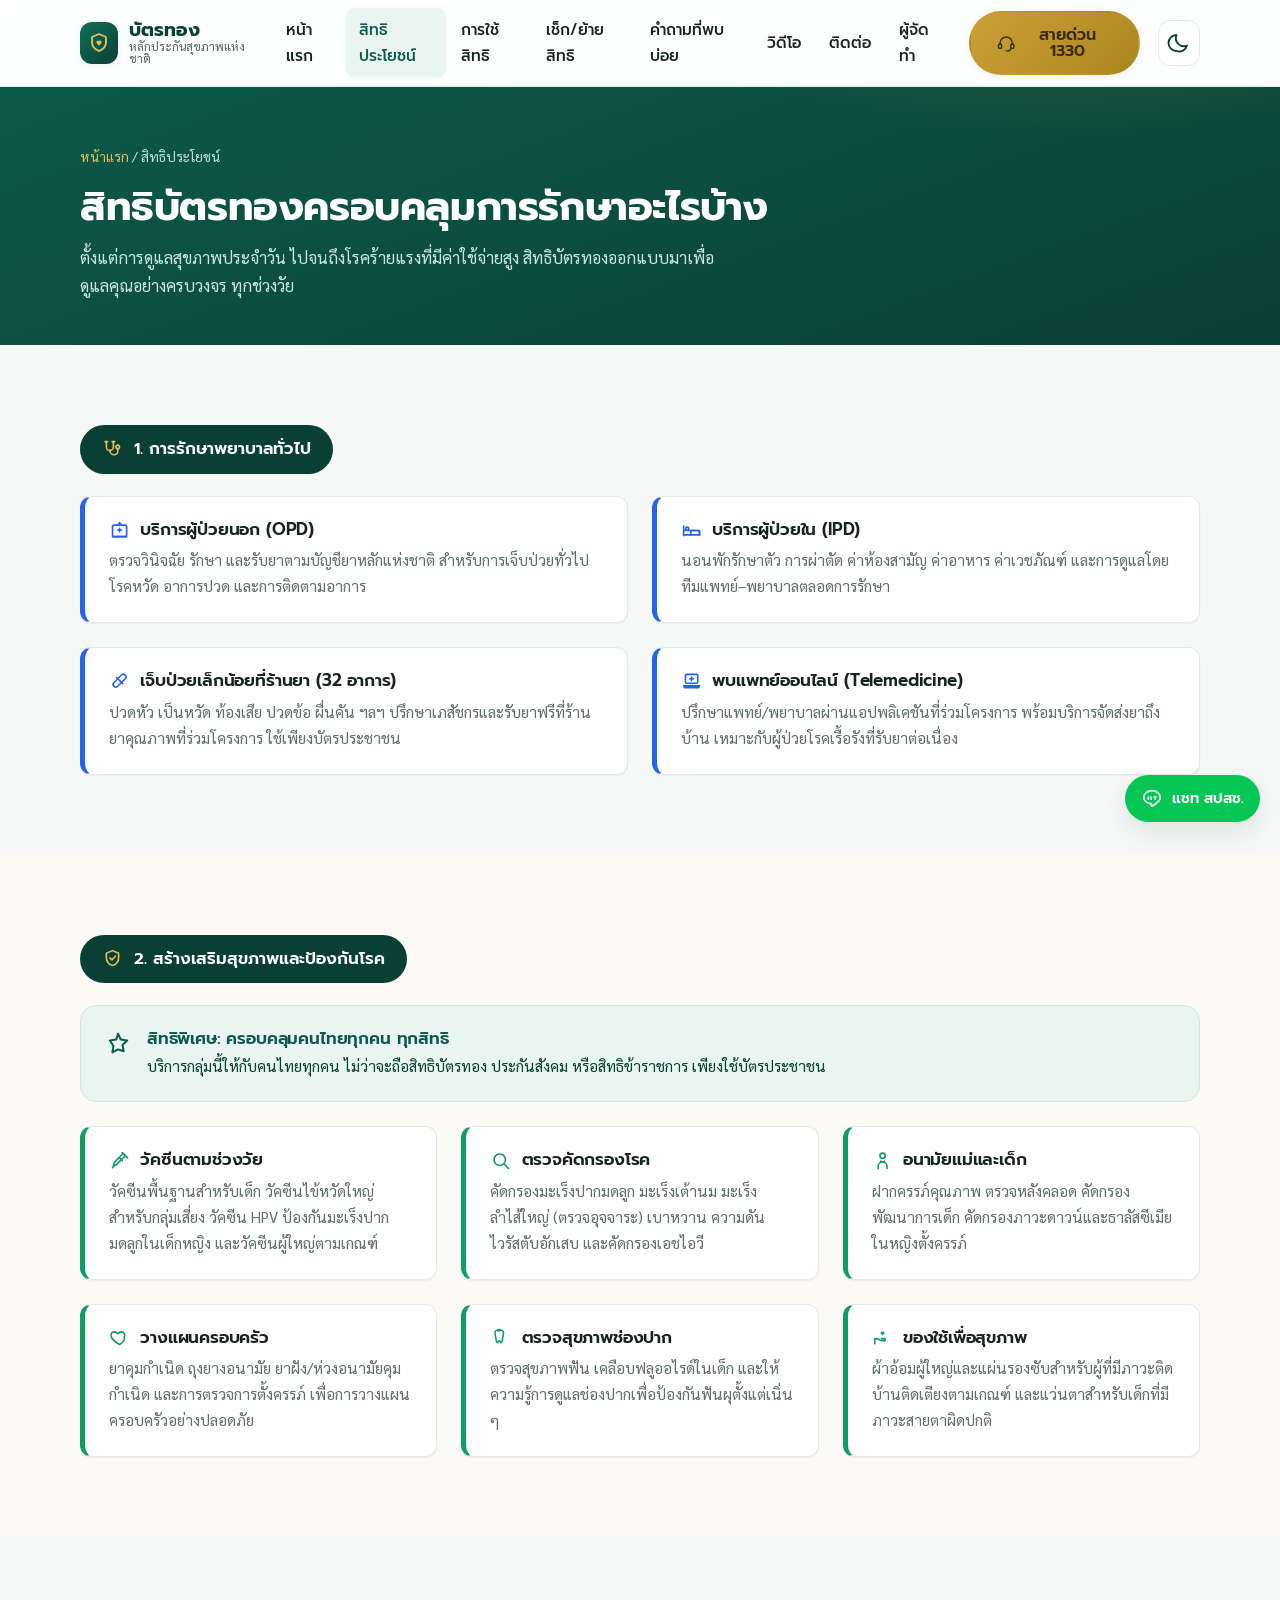
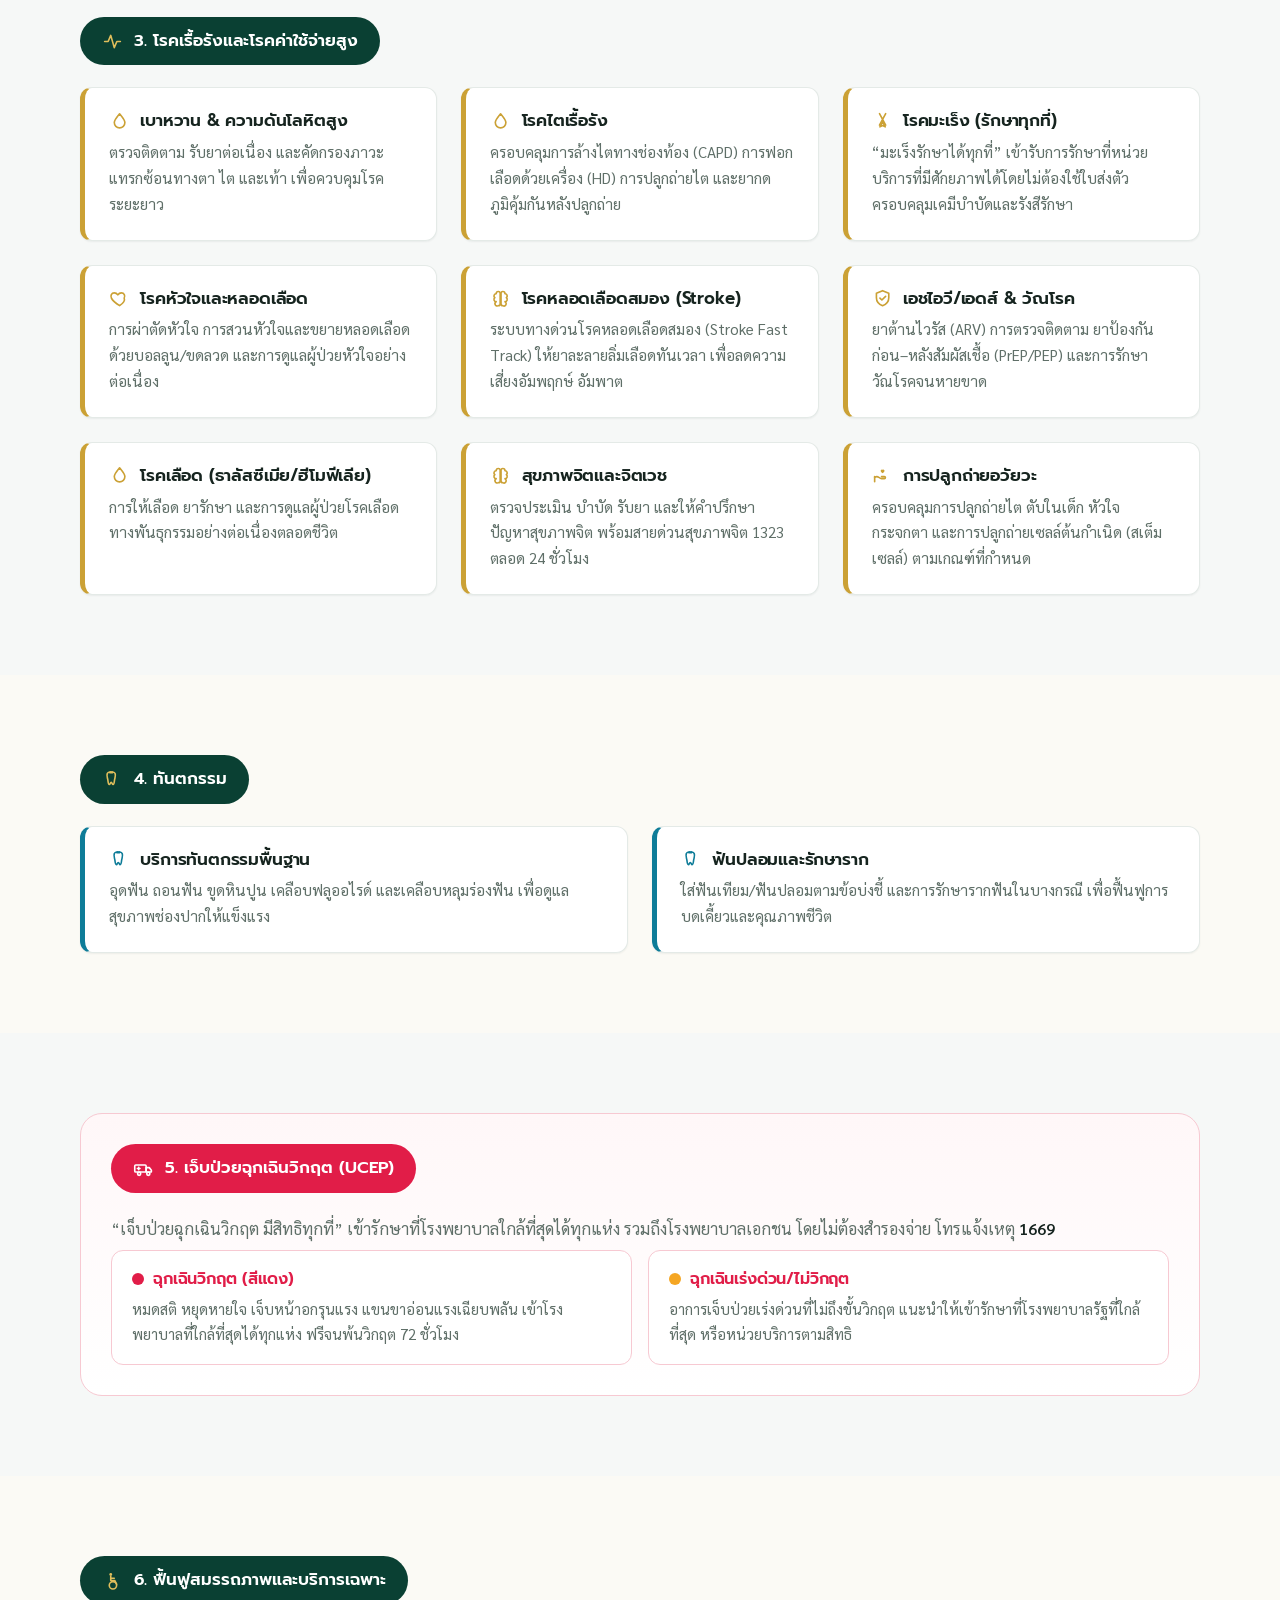
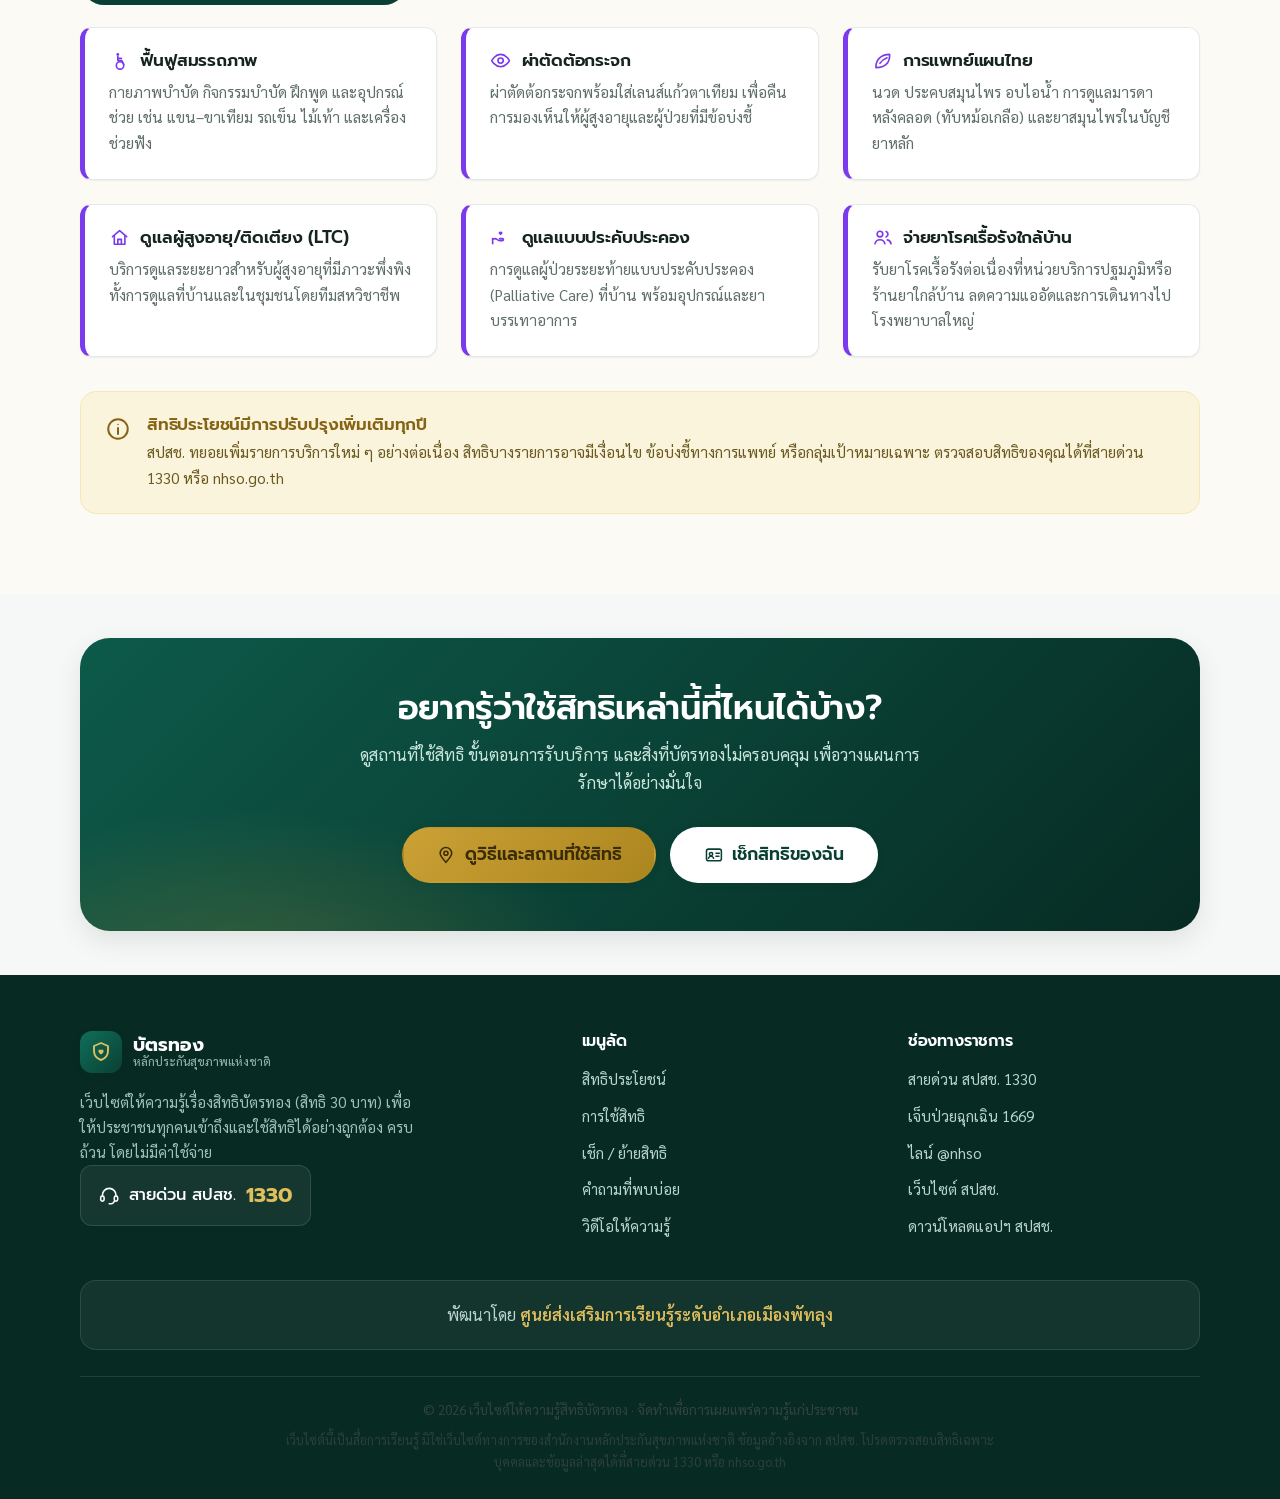
<file: benefits.html>
<!DOCTYPE html>
<html lang="th">
<head>
    <meta charset="UTF-8">
    <meta name="viewport" content="width=device-width, initial-scale=1.0">
    <title>สิทธิประโยชน์บัตรทอง | ครอบคลุมการรักษาอะไรบ้าง – หลักประกันสุขภาพแห่งชาติ</title>
    <meta name="description" content="รวมสิทธิประโยชน์บัตรทองครบทุกด้าน: ผู้ป่วยนอก/ใน ร้านยา 32 อาการ ส่งเสริมสุขภาพ วัคซีน คัดกรองมะเร็ง โรคไต มะเร็ง หัวใจ หลอดเลือดสมอง HIV ทันตกรรม แม่และเด็ก สุขภาพจิต ฟื้นฟู แพทย์แผนไทย และฉุกเฉิน UCEP">
    <meta name="theme-color" content="#0d5a4a">
    <script>(function(){try{var t=localStorage.getItem("theme")||(window.matchMedia&&matchMedia("(prefers-color-scheme:dark)").matches?"dark":"light");document.documentElement.setAttribute("data-theme",t);}catch(e){}})();</script>
    <link rel="stylesheet" href="style.css?v=20260715d">
</head>
<body>
    <a class="skip-link" href="#main">ข้ามไปยังเนื้อหาหลัก</a>
    <div class="nav-backdrop"></div>

    <header class="site-header">
        <div class="container header-inner">
            <a class="brand" href="index.html" aria-label="บัตรทอง หน้าแรก">
                <span class="brand-mark"><svg class="ic"><use href="#i-shield-heart"></use></svg></span>
                <span class="brand-text"><strong>บัตรทอง</strong><small>หลักประกันสุขภาพแห่งชาติ</small></span>
            </a>
            <nav class="main-nav" aria-label="เมนูหลัก">
                <ul>
                    <li><a href="index.html">หน้าแรก</a></li>
                    <li><a href="benefits.html" class="active">สิทธิประโยชน์</a></li>
                    <li><a href="how-to.html">การใช้สิทธิ</a></li>
                    <li><a href="register.html">เช็ก/ย้ายสิทธิ</a></li>
                    <li><a href="faq.html">คำถามที่พบบ่อย</a></li>
                    <li><a href="video.html">วิดีโอ</a></li>
                    <li><a href="contact.html">ติดต่อ</a></li>
                    <li><a href="about.html">ผู้จัดทำ</a></li>
                    <li class="nav-cta"><a class="btn btn-gold" href="tel:1330"><svg class="ic"><use href="#i-headset"></use></svg> สายด่วน 1330</a></li>
                </ul>
            </nav>
            <a class="btn btn-gold header-cta" href="tel:1330"><svg class="ic"><use href="#i-headset"></use></svg> สายด่วน 1330</a>
            <button class="theme-toggle" type="button" aria-label="สลับเป็นโหมดมืด" aria-pressed="false" title="สลับโหมดสว่าง/มืด">
                <svg class="ic ic-sun"><use href="#i-sun"></use></svg>
                <svg class="ic ic-moon"><use href="#i-moon"></use></svg>
            </button>
            <button class="nav-toggle" aria-label="เปิด/ปิดเมนู" aria-expanded="false">
                <svg class="ic ic-menu"><use href="#i-menu"></use></svg>
                <svg class="ic ic-close"><use href="#i-close"></use></svg>
            </button>
        </div>
    </header>

    <div class="pagehead">
        <div class="container">
            <p class="crumbs"><a href="index.html">หน้าแรก</a> / สิทธิประโยชน์</p>
            <h1>สิทธิบัตรทองครอบคลุมการรักษาอะไรบ้าง</h1>
            <p>ตั้งแต่การดูแลสุขภาพประจำวัน ไปจนถึงโรคร้ายแรงที่มีค่าใช้จ่ายสูง สิทธิบัตรทองออกแบบมาเพื่อดูแลคุณอย่างครบวงจร ทุกช่วงวัย</p>
        </div>
    </div>

    <main id="main">
        <!-- GROUP 1 -->
        <section class="section">
            <div class="container">
                <div class="benefit-block">
                    <span class="group-title"><svg class="ic"><use href="#i-stethoscope"></use></svg> 1. การรักษาพยาบาลทั่วไป</span>
                    <div class="grid grid-2">
                        <article class="benefit-item b-blue reveal">
                            <h4><svg class="ic"><use href="#i-hospital"></use></svg> บริการผู้ป่วยนอก (OPD)</h4>
                            <p>ตรวจวินิจฉัย รักษา และรับยาตามบัญชียาหลักแห่งชาติ สำหรับการเจ็บป่วยทั่วไป โรคหวัด อาการปวด และการติดตามอาการ</p>
                        </article>
                        <article class="benefit-item b-blue reveal">
                            <h4><svg class="ic"><use href="#i-bed"></use></svg> บริการผู้ป่วยใน (IPD)</h4>
                            <p>นอนพักรักษาตัว การผ่าตัด ค่าห้องสามัญ ค่าอาหาร ค่าเวชภัณฑ์ และการดูแลโดยทีมแพทย์–พยาบาลตลอดการรักษา</p>
                        </article>
                        <article class="benefit-item b-blue reveal">
                            <h4><svg class="ic"><use href="#i-pill"></use></svg> เจ็บป่วยเล็กน้อยที่ร้านยา (32 อาการ)</h4>
                            <p>ปวดหัว เป็นหวัด ท้องเสีย ปวดข้อ ผื่นคัน ฯลฯ ปรึกษาเภสัชกรและรับยาฟรีที่ร้านยาคุณภาพที่ร่วมโครงการ ใช้เพียงบัตรประชาชน</p>
                        </article>
                        <article class="benefit-item b-blue reveal">
                            <h4><svg class="ic"><use href="#i-laptop-medical"></use></svg> พบแพทย์ออนไลน์ (Telemedicine)</h4>
                            <p>ปรึกษาแพทย์/พยาบาลผ่านแอปพลิเคชันที่ร่วมโครงการ พร้อมบริการจัดส่งยาถึงบ้าน เหมาะกับผู้ป่วยโรคเรื้อรังที่รับยาต่อเนื่อง</p>
                        </article>
                    </div>
                </div>
            </div>
        </section>

        <!-- GROUP 2 -->
        <section class="section bg-warm">
            <div class="container">
                <div class="benefit-block">
                    <span class="group-title"><svg class="ic"><use href="#i-shield-check"></use></svg> 2. สร้างเสริมสุขภาพและป้องกันโรค</span>
                    <div class="callout teal reveal" style="margin-bottom:24px">
                        <svg class="ic"><use href="#i-star"></use></svg>
                        <div>
                            <h4>สิทธิพิเศษ: ครอบคลุมคนไทยทุกคน ทุกสิทธิ</h4>
                            <p>บริการกลุ่มนี้ให้กับคนไทยทุกคน ไม่ว่าจะถือสิทธิบัตรทอง ประกันสังคม หรือสิทธิข้าราชการ เพียงใช้บัตรประชาชน</p>
                        </div>
                    </div>
                    <div class="grid grid-3">
                        <article class="benefit-item b-green reveal">
                            <h4><svg class="ic"><use href="#i-syringe"></use></svg> วัคซีนตามช่วงวัย</h4>
                            <p>วัคซีนพื้นฐานสำหรับเด็ก วัคซีนไข้หวัดใหญ่สำหรับกลุ่มเสี่ยง วัคซีน HPV ป้องกันมะเร็งปากมดลูกในเด็กหญิง และวัคซีนผู้ใหญ่ตามเกณฑ์</p>
                        </article>
                        <article class="benefit-item b-green reveal">
                            <h4><svg class="ic"><use href="#i-search"></use></svg> ตรวจคัดกรองโรค</h4>
                            <p>คัดกรองมะเร็งปากมดลูก มะเร็งเต้านม มะเร็งลำไส้ใหญ่ (ตรวจอุจจาระ) เบาหวาน ความดัน ไวรัสตับอักเสบ และคัดกรองเอชไอวี</p>
                        </article>
                        <article class="benefit-item b-green reveal">
                            <h4><svg class="ic"><use href="#i-baby"></use></svg> อนามัยแม่และเด็ก</h4>
                            <p>ฝากครรภ์คุณภาพ ตรวจหลังคลอด คัดกรองพัฒนาการเด็ก คัดกรองภาวะดาวน์และธาลัสซีเมียในหญิงตั้งครรภ์</p>
                        </article>
                        <article class="benefit-item b-green reveal">
                            <h4><svg class="ic"><use href="#i-heart"></use></svg> วางแผนครอบครัว</h4>
                            <p>ยาคุมกำเนิด ถุงยางอนามัย ยาฝัง/ห่วงอนามัยคุมกำเนิด และการตรวจการตั้งครรภ์ เพื่อการวางแผนครอบครัวอย่างปลอดภัย</p>
                        </article>
                        <article class="benefit-item b-green reveal">
                            <h4><svg class="ic"><use href="#i-tooth"></use></svg> ตรวจสุขภาพช่องปาก</h4>
                            <p>ตรวจสุขภาพฟัน เคลือบฟลูออไรด์ในเด็ก และให้ความรู้การดูแลช่องปากเพื่อป้องกันฟันผุตั้งแต่เนิ่น ๆ</p>
                        </article>
                        <article class="benefit-item b-green reveal">
                            <h4><svg class="ic"><use href="#i-hand-heart"></use></svg> ของใช้เพื่อสุขภาพ</h4>
                            <p>ผ้าอ้อมผู้ใหญ่และแผ่นรองซับสำหรับผู้ที่มีภาวะติดบ้านติดเตียงตามเกณฑ์ และแว่นตาสำหรับเด็กที่มีภาวะสายตาผิดปกติ</p>
                        </article>
                    </div>
                </div>
            </div>
        </section>

        <!-- GROUP 3 -->
        <section class="section">
            <div class="container">
                <div class="benefit-block">
                    <span class="group-title"><svg class="ic"><use href="#i-activity"></use></svg> 3. โรคเรื้อรังและโรคค่าใช้จ่ายสูง</span>
                    <div class="grid grid-3">
                        <article class="benefit-item b-amber reveal">
                            <h4><svg class="ic"><use href="#i-droplet"></use></svg> เบาหวาน &amp; ความดันโลหิตสูง</h4>
                            <p>ตรวจติดตาม รับยาต่อเนื่อง และคัดกรองภาวะแทรกซ้อนทางตา ไต และเท้า เพื่อควบคุมโรคระยะยาว</p>
                        </article>
                        <article class="benefit-item b-amber reveal">
                            <h4><svg class="ic"><use href="#i-droplet"></use></svg> โรคไตเรื้อรัง</h4>
                            <p>ครอบคลุมการล้างไตทางช่องท้อง (CAPD) การฟอกเลือดด้วยเครื่อง (HD) การปลูกถ่ายไต และยากดภูมิคุ้มกันหลังปลูกถ่าย</p>
                        </article>
                        <article class="benefit-item b-amber reveal">
                            <h4><svg class="ic"><use href="#i-ribbon"></use></svg> โรคมะเร็ง (รักษาทุกที่)</h4>
                            <p>“มะเร็งรักษาได้ทุกที่” เข้ารับการรักษาที่หน่วยบริการที่มีศักยภาพได้โดยไม่ต้องใช้ใบส่งตัว ครอบคลุมเคมีบำบัดและรังสีรักษา</p>
                        </article>
                        <article class="benefit-item b-amber reveal">
                            <h4><svg class="ic"><use href="#i-heart"></use></svg> โรคหัวใจและหลอดเลือด</h4>
                            <p>การผ่าตัดหัวใจ การสวนหัวใจและขยายหลอดเลือดด้วยบอลลูน/ขดลวด และการดูแลผู้ป่วยหัวใจอย่างต่อเนื่อง</p>
                        </article>
                        <article class="benefit-item b-amber reveal">
                            <h4><svg class="ic"><use href="#i-brain"></use></svg> โรคหลอดเลือดสมอง (Stroke)</h4>
                            <p>ระบบทางด่วนโรคหลอดเลือดสมอง (Stroke Fast Track) ให้ยาละลายลิ่มเลือดทันเวลา เพื่อลดความเสี่ยงอัมพฤกษ์ อัมพาต</p>
                        </article>
                        <article class="benefit-item b-amber reveal">
                            <h4><svg class="ic"><use href="#i-shield-check"></use></svg> เอชไอวี/เอดส์ &amp; วัณโรค</h4>
                            <p>ยาต้านไวรัส (ARV) การตรวจติดตาม ยาป้องกันก่อน–หลังสัมผัสเชื้อ (PrEP/PEP) และการรักษาวัณโรคจนหายขาด</p>
                        </article>
                        <article class="benefit-item b-amber reveal">
                            <h4><svg class="ic"><use href="#i-droplet"></use></svg> โรคเลือด (ธาลัสซีเมีย/ฮีโมฟีเลีย)</h4>
                            <p>การให้เลือด ยารักษา และการดูแลผู้ป่วยโรคเลือดทางพันธุกรรมอย่างต่อเนื่องตลอดชีวิต</p>
                        </article>
                        <article class="benefit-item b-amber reveal">
                            <h4><svg class="ic"><use href="#i-brain"></use></svg> สุขภาพจิตและจิตเวช</h4>
                            <p>ตรวจประเมิน บำบัด รับยา และให้คำปรึกษาปัญหาสุขภาพจิต พร้อมสายด่วนสุขภาพจิต 1323 ตลอด 24 ชั่วโมง</p>
                        </article>
                        <article class="benefit-item b-amber reveal">
                            <h4><svg class="ic"><use href="#i-hand-heart"></use></svg> การปลูกถ่ายอวัยวะ</h4>
                            <p>ครอบคลุมการปลูกถ่ายไต ตับในเด็ก หัวใจ กระจกตา และการปลูกถ่ายเซลล์ต้นกำเนิด (สเต็มเซลล์) ตามเกณฑ์ที่กำหนด</p>
                        </article>
                    </div>
                </div>
            </div>
        </section>

        <!-- GROUP 4 -->
        <section class="section bg-warm">
            <div class="container">
                <div class="benefit-block">
                    <span class="group-title"><svg class="ic"><use href="#i-tooth"></use></svg> 4. ทันตกรรม</span>
                    <div class="grid grid-2">
                        <article class="benefit-item b-cyan reveal">
                            <h4><svg class="ic"><use href="#i-tooth"></use></svg> บริการทันตกรรมพื้นฐาน</h4>
                            <p>อุดฟัน ถอนฟัน ขูดหินปูน เคลือบฟลูออไรด์ และเคลือบหลุมร่องฟัน เพื่อดูแลสุขภาพช่องปากให้แข็งแรง</p>
                        </article>
                        <article class="benefit-item b-cyan reveal">
                            <h4><svg class="ic"><use href="#i-tooth"></use></svg> ฟันปลอมและรักษาราก</h4>
                            <p>ใส่ฟันเทียม/ฟันปลอมตามข้อบ่งชี้ และการรักษารากฟันในบางกรณี เพื่อฟื้นฟูการบดเคี้ยวและคุณภาพชีวิต</p>
                        </article>
                    </div>
                </div>
            </div>
        </section>

        <!-- GROUP 5: EMERGENCY -->
        <section class="section">
            <div class="container">
                <div class="emergency reveal">
                    <span class="group-title"><svg class="ic"><use href="#i-ambulance"></use></svg> 5. เจ็บป่วยฉุกเฉินวิกฤต (UCEP)</span>
                    <p style="margin-bottom:6px;color:var(--muted)">“เจ็บป่วยฉุกเฉินวิกฤต มีสิทธิทุกที่” เข้ารักษาที่โรงพยาบาลใกล้ที่สุดได้ทุกแห่ง รวมถึงโรงพยาบาลเอกชน โดยไม่ต้องสำรองจ่าย โทรแจ้งเหตุ <strong>1669</strong></p>
                    <div class="emergency-grid">
                        <div class="emergency-item">
                            <h4><span class="dot" style="background:#e11d48"></span> ฉุกเฉินวิกฤต (สีแดง)</h4>
                            <p>หมดสติ หยุดหายใจ เจ็บหน้าอกรุนแรง แขนขาอ่อนแรงเฉียบพลัน เข้าโรงพยาบาลที่ใกล้ที่สุดได้ทุกแห่ง ฟรีจนพ้นวิกฤต 72 ชั่วโมง</p>
                        </div>
                        <div class="emergency-item">
                            <h4><span class="dot" style="background:#f5a623"></span> ฉุกเฉินเร่งด่วน/ไม่วิกฤต</h4>
                            <p>อาการเจ็บป่วยเร่งด่วนที่ไม่ถึงขั้นวิกฤต แนะนำให้เข้ารักษาที่โรงพยาบาลรัฐที่ใกล้ที่สุด หรือหน่วยบริการตามสิทธิ</p>
                        </div>
                    </div>
                </div>
            </div>
        </section>

        <!-- GROUP 6 -->
        <section class="section bg-warm">
            <div class="container">
                <div class="benefit-block">
                    <span class="group-title"><svg class="ic"><use href="#i-wheelchair"></use></svg> 6. ฟื้นฟูสมรรถภาพและบริการเฉพาะ</span>
                    <div class="grid grid-3">
                        <article class="benefit-item b-violet reveal">
                            <h4><svg class="ic"><use href="#i-wheelchair"></use></svg> ฟื้นฟูสมรรถภาพ</h4>
                            <p>กายภาพบำบัด กิจกรรมบำบัด ฝึกพูด และอุปกรณ์ช่วย เช่น แขน–ขาเทียม รถเข็น ไม้เท้า และเครื่องช่วยฟัง</p>
                        </article>
                        <article class="benefit-item b-violet reveal">
                            <h4><svg class="ic"><use href="#i-eye"></use></svg> ผ่าตัดต้อกระจก</h4>
                            <p>ผ่าตัดต้อกระจกพร้อมใส่เลนส์แก้วตาเทียม เพื่อคืนการมองเห็นให้ผู้สูงอายุและผู้ป่วยที่มีข้อบ่งชี้</p>
                        </article>
                        <article class="benefit-item b-violet reveal">
                            <h4><svg class="ic"><use href="#i-leaf"></use></svg> การแพทย์แผนไทย</h4>
                            <p>นวด ประคบสมุนไพร อบไอน้ำ การดูแลมารดาหลังคลอด (ทับหม้อเกลือ) และยาสมุนไพรในบัญชียาหลัก</p>
                        </article>
                        <article class="benefit-item b-violet reveal">
                            <h4><svg class="ic"><use href="#i-home"></use></svg> ดูแลผู้สูงอายุ/ติดเตียง (LTC)</h4>
                            <p>บริการดูแลระยะยาวสำหรับผู้สูงอายุที่มีภาวะพึ่งพิง ทั้งการดูแลที่บ้านและในชุมชนโดยทีมสหวิชาชีพ</p>
                        </article>
                        <article class="benefit-item b-violet reveal">
                            <h4><svg class="ic"><use href="#i-hand-heart"></use></svg> ดูแลแบบประคับประคอง</h4>
                            <p>การดูแลผู้ป่วยระยะท้ายแบบประคับประคอง (Palliative Care) ที่บ้าน พร้อมอุปกรณ์และยาบรรเทาอาการ</p>
                        </article>
                        <article class="benefit-item b-violet reveal">
                            <h4><svg class="ic"><use href="#i-users"></use></svg> จ่ายยาโรคเรื้อรังใกล้บ้าน</h4>
                            <p>รับยาโรคเรื้อรังต่อเนื่องที่หน่วยบริการปฐมภูมิหรือร้านยาใกล้บ้าน ลดความแออัดและการเดินทางไปโรงพยาบาลใหญ่</p>
                        </article>
                    </div>
                </div>

                <div class="callout reveal" style="margin-top:34px">
                    <svg class="ic"><use href="#i-info"></use></svg>
                    <div>
                        <h4>สิทธิประโยชน์มีการปรับปรุงเพิ่มเติมทุกปี</h4>
                        <p>สปสช. ทยอยเพิ่มรายการบริการใหม่ ๆ อย่างต่อเนื่อง สิทธิบางรายการอาจมีเงื่อนไข ข้อบ่งชี้ทางการแพทย์ หรือกลุ่มเป้าหมายเฉพาะ ตรวจสอบสิทธิของคุณได้ที่สายด่วน 1330 หรือ nhso.go.th</p>
                    </div>
                </div>
            </div>
        </section>

        <!-- CTA -->
        <section class="section-tight">
            <div class="container">
                <div class="cta-band reveal">
                    <h2>อยากรู้ว่าใช้สิทธิเหล่านี้ที่ไหนได้บ้าง?</h2>
                    <p>ดูสถานที่ใช้สิทธิ ขั้นตอนการรับบริการ และสิ่งที่บัตรทองไม่ครอบคลุม เพื่อวางแผนการรักษาได้อย่างมั่นใจ</p>
                    <div class="hero-actions">
                        <a class="btn btn-gold btn-lg" href="how-to.html"><svg class="ic"><use href="#i-map-pin"></use></svg> ดูวิธีและสถานที่ใช้สิทธิ</a>
                        <a class="btn btn-light btn-lg" href="register.html"><svg class="ic"><use href="#i-id-card"></use></svg> เช็กสิทธิของฉัน</a>
                    </div>
                </div>
            </div>
        </section>
    </main>

    <footer class="site-footer">
        <div class="container">
            <div class="footer-grid">
                <div class="footer-brand">
                    <a class="brand" href="index.html">
                        <span class="brand-mark"><svg class="ic"><use href="#i-shield-heart"></use></svg></span>
                        <span class="brand-text"><strong>บัตรทอง</strong><small>หลักประกันสุขภาพแห่งชาติ</small></span>
                    </a>
                    <p>เว็บไซต์ให้ความรู้เรื่องสิทธิบัตรทอง (สิทธิ 30 บาท) เพื่อให้ประชาชนทุกคนเข้าถึงและใช้สิทธิได้อย่างถูกต้อง ครบถ้วน โดยไม่มีค่าใช้จ่าย</p>
                    <div class="footer-hotline"><svg class="ic"><use href="#i-headset"></use></svg> สายด่วน สปสช. <b>1330</b></div>
                </div>
                <div class="footer-col">
                    <h5>เมนูลัด</h5>
                    <ul>
                        <li><a href="benefits.html">สิทธิประโยชน์</a></li>
                        <li><a href="how-to.html">การใช้สิทธิ</a></li>
                        <li><a href="register.html">เช็ก / ย้ายสิทธิ</a></li>
                        <li><a href="faq.html">คำถามที่พบบ่อย</a></li>
                        <li><a href="video.html">วิดีโอให้ความรู้</a></li>
                    </ul>
                </div>
                <div class="footer-col">
                    <h5>ช่องทางราชการ</h5>
                    <ul>
                        <li><a href="tel:1330">สายด่วน สปสช. 1330</a></li>
                        <li><a href="tel:1669">เจ็บป่วยฉุกเฉิน 1669</a></li>
                        <li><a href="https://lin.ee/zzn3pU6" target="_blank" rel="noopener">ไลน์ @nhso</a></li>
                        <li><a href="https://www.nhso.go.th" target="_blank" rel="noopener">เว็บไซต์ สปสช.</a></li>
                        <li><a href="contact.html">ดาวน์โหลดแอปฯ สปสช.</a></li>
                    </ul>
                </div>
            </div>
            <div class="footer-dev">พัฒนาโดย <strong>ศูนย์ส่งเสริมการเรียนรู้ระดับอำเภอเมืองพัทลุง</strong></div>
            <div class="footer-bottom">
                <p>© 2026 เว็บไซต์ให้ความรู้สิทธิบัตรทอง · จัดทำเพื่อการเผยแพร่ความรู้แก่ประชาชน</p>
                <p class="disclaimer">เว็บไซต์นี้เป็นสื่อการเรียนรู้ มิใช่เว็บไซต์ทางการของสำนักงานหลักประกันสุขภาพแห่งชาติ ข้อมูลอ้างอิงจาก สปสช. โปรดตรวจสอบสิทธิเฉพาะบุคคลและข้อมูลล่าสุดได้ที่สายด่วน 1330 หรือ nhso.go.th</p>
            </div>
        </div>
    </footer>

    <button class="to-top" aria-label="กลับขึ้นด้านบน"><svg class="ic"><use href="#i-arrow-up"></use></svg></button>
    <a class="float-line" href="https://lin.ee/zzn3pU6" target="_blank" rel="noopener" aria-label="แชทไลน์ สปสช."><svg class="ic"><use href="#i-line"></use></svg><span class="lbl">แชท สปสช.</span></a>

    <script src="script.js?v=20260715d"></script>
</body>
</html>
</file>
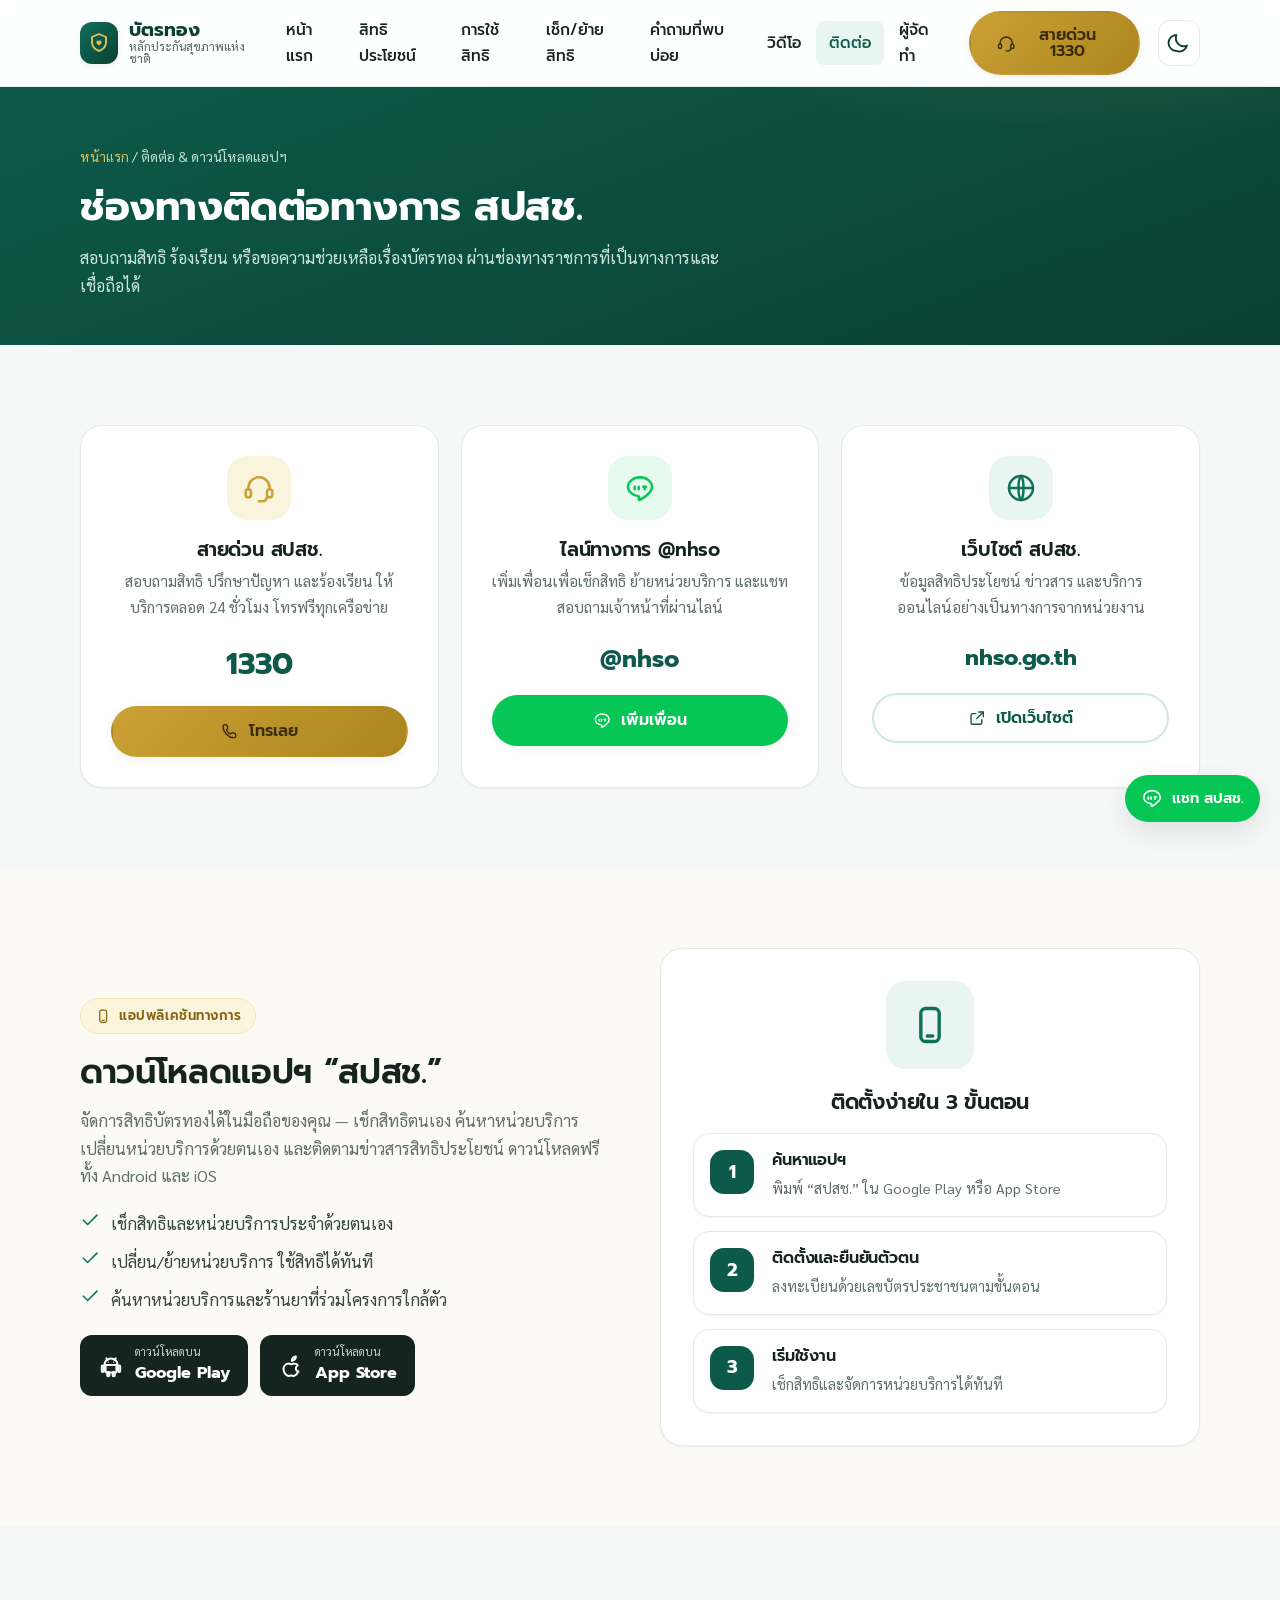
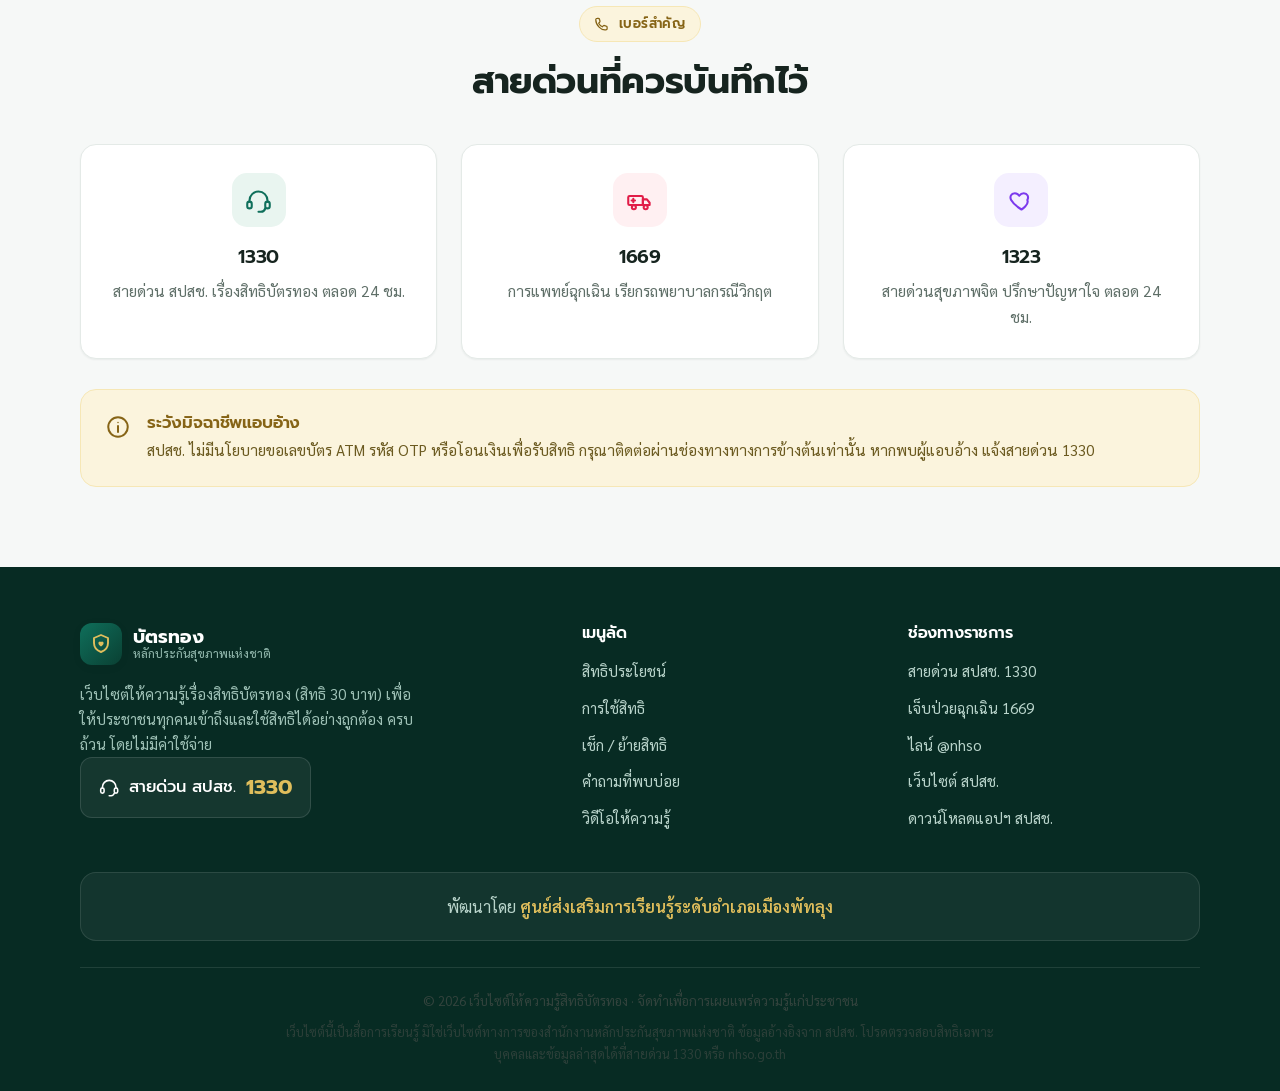
<file: contact.html>
<!DOCTYPE html>
<html lang="th">
<head>
    <meta charset="UTF-8">
    <meta name="viewport" content="width=device-width, initial-scale=1.0">
    <title>ติดต่อ สปสช. &amp; ดาวน์โหลดแอปพลิเคชัน | สายด่วน 1330 · ไลน์ @nhso</title>
    <meta name="description" content="ช่องทางติดต่อทางการของ สปสช. เรื่องสิทธิบัตรทอง: สายด่วน 1330 ไลน์ @nhso เว็บไซต์ nhso.go.th และดาวน์โหลดแอปพลิเคชัน สปสช. ทั้ง Android และ iOS">
    <meta name="theme-color" content="#0d5a4a">
    <script>(function(){try{var t=localStorage.getItem("theme")||(window.matchMedia&&matchMedia("(prefers-color-scheme:dark)").matches?"dark":"light");document.documentElement.setAttribute("data-theme",t);}catch(e){}})();</script>
    <link rel="stylesheet" href="style.css?v=20260715d">
</head>
<body>
    <a class="skip-link" href="#main">ข้ามไปยังเนื้อหาหลัก</a>
    <div class="nav-backdrop"></div>

    <header class="site-header">
        <div class="container header-inner">
            <a class="brand" href="index.html" aria-label="บัตรทอง หน้าแรก">
                <span class="brand-mark"><svg class="ic"><use href="#i-shield-heart"></use></svg></span>
                <span class="brand-text"><strong>บัตรทอง</strong><small>หลักประกันสุขภาพแห่งชาติ</small></span>
            </a>
            <nav class="main-nav" aria-label="เมนูหลัก">
                <ul>
                    <li><a href="index.html">หน้าแรก</a></li>
                    <li><a href="benefits.html">สิทธิประโยชน์</a></li>
                    <li><a href="how-to.html">การใช้สิทธิ</a></li>
                    <li><a href="register.html">เช็ก/ย้ายสิทธิ</a></li>
                    <li><a href="faq.html">คำถามที่พบบ่อย</a></li>
                    <li><a href="video.html">วิดีโอ</a></li>
                    <li><a href="contact.html" class="active">ติดต่อ</a></li>
                    <li><a href="about.html">ผู้จัดทำ</a></li>
                    <li class="nav-cta"><a class="btn btn-gold" href="tel:1330"><svg class="ic"><use href="#i-headset"></use></svg> สายด่วน 1330</a></li>
                </ul>
            </nav>
            <a class="btn btn-gold header-cta" href="tel:1330"><svg class="ic"><use href="#i-headset"></use></svg> สายด่วน 1330</a>
            <button class="theme-toggle" type="button" aria-label="สลับเป็นโหมดมืด" aria-pressed="false" title="สลับโหมดสว่าง/มืด">
                <svg class="ic ic-sun"><use href="#i-sun"></use></svg>
                <svg class="ic ic-moon"><use href="#i-moon"></use></svg>
            </button>
            <button class="nav-toggle" aria-label="เปิด/ปิดเมนู" aria-expanded="false">
                <svg class="ic ic-menu"><use href="#i-menu"></use></svg>
                <svg class="ic ic-close"><use href="#i-close"></use></svg>
            </button>
        </div>
    </header>

    <div class="pagehead">
        <div class="container">
            <p class="crumbs"><a href="index.html">หน้าแรก</a> / ติดต่อ &amp; ดาวน์โหลดแอปฯ</p>
            <h1>ช่องทางติดต่อทางการ สปสช.</h1>
            <p>สอบถามสิทธิ ร้องเรียน หรือขอความช่วยเหลือเรื่องบัตรทอง ผ่านช่องทางราชการที่เป็นทางการและเชื่อถือได้</p>
        </div>
    </div>

    <main id="main">
        <!-- CHANNELS -->
        <section class="section">
            <div class="container">
                <div class="channel-grid">
                    <article class="channel reveal">
                        <div class="channel-ic i-amber"><svg class="ic"><use href="#i-headset"></use></svg></div>
                        <h3>สายด่วน สปสช.</h3>
                        <p>สอบถามสิทธิ ปรึกษาปัญหา และร้องเรียน ให้บริการตลอด 24 ชั่วโมง โทรฟรีทุกเครือข่าย</p>
                        <div class="big">1330</div>
                        <div style="margin-top:16px"><a class="btn btn-gold btn-block" href="tel:1330"><svg class="ic"><use href="#i-phone"></use></svg> โทรเลย</a></div>
                    </article>

                    <article class="channel reveal">
                        <div class="channel-ic" style="background:#e6f9ee;color:#06c755"><svg class="ic"><use href="#i-line"></use></svg></div>
                        <h3>ไลน์ทางการ @nhso</h3>
                        <p>เพิ่มเพื่อนเพื่อเช็กสิทธิ ย้ายหน่วยบริการ และแชทสอบถามเจ้าหน้าที่ผ่านไลน์</p>
                        <div class="big" style="font-size:1.5rem">@nhso</div>
                        <div style="margin-top:16px"><a class="btn btn-line btn-block" href="https://lin.ee/zzn3pU6" target="_blank" rel="noopener"><svg class="ic"><use href="#i-line"></use></svg> เพิ่มเพื่อน</a></div>
                    </article>

                    <article class="channel reveal">
                        <div class="channel-ic i-teal"><svg class="ic"><use href="#i-globe"></use></svg></div>
                        <h3>เว็บไซต์ สปสช.</h3>
                        <p>ข้อมูลสิทธิประโยชน์ ข่าวสาร และบริการออนไลน์อย่างเป็นทางการจากหน่วยงาน</p>
                        <div class="big" style="font-size:1.4rem">nhso.go.th</div>
                        <div style="margin-top:16px"><a class="btn btn-ghost btn-block" href="https://www.nhso.go.th" target="_blank" rel="noopener"><svg class="ic"><use href="#i-external"></use></svg> เปิดเว็บไซต์</a></div>
                    </article>
                </div>
            </div>
        </section>

        <!-- APP DOWNLOAD -->
        <section class="section bg-warm">
            <div class="container">
                <div class="grid grid-2" style="align-items:center;gap:40px">
                    <div class="reveal">
                        <span class="eyebrow"><svg class="ic"><use href="#i-mobile"></use></svg> แอปพลิเคชันทางการ</span>
                        <h2 style="font-size:clamp(1.5rem,4vw,2.1rem)">ดาวน์โหลดแอปฯ “สปสช.”</h2>
                        <p style="color:var(--muted);margin:14px 0 20px">จัดการสิทธิบัตรทองได้ในมือถือของคุณ — เช็กสิทธิตนเอง ค้นหาหน่วยบริการ เปลี่ยนหน่วยบริการด้วยตนเอง และติดตามข่าวสารสิทธิประโยชน์ ดาวน์โหลดฟรี ทั้ง Android และ iOS</p>
                        <ul class="check" style="display:grid;gap:10px;margin-bottom:22px">
                            <li style="display:flex;gap:11px"><svg class="ic" style="color:var(--teal-600)"><use href="#i-check"></use></svg> <span>เช็กสิทธิและหน่วยบริการประจำด้วยตนเอง</span></li>
                            <li style="display:flex;gap:11px"><svg class="ic" style="color:var(--teal-600)"><use href="#i-check"></use></svg> <span>เปลี่ยน/ย้ายหน่วยบริการ ใช้สิทธิได้ทันที</span></li>
                            <li style="display:flex;gap:11px"><svg class="ic" style="color:var(--teal-600)"><use href="#i-check"></use></svg> <span>ค้นหาหน่วยบริการและร้านยาที่ร่วมโครงการใกล้ตัว</span></li>
                        </ul>
                        <div class="app-badges" style="justify-content:flex-start">
                            <a class="app-badge" href="https://play.google.com/store/apps/details?id=com.smmms.newstep" target="_blank" rel="noopener">
                                <svg class="ic"><use href="#i-android"></use></svg>
                                <span><small>ดาวน์โหลดบน</small><b>Google Play</b></span>
                            </a>
                            <a class="app-badge" href="https://apps.apple.com/th/app/id1111681040" target="_blank" rel="noopener">
                                <svg class="ic"><use href="#i-apple"></use></svg>
                                <span><small>ดาวน์โหลดบน</small><b>App Store</b></span>
                            </a>
                        </div>
                    </div>
                    <div class="prose-card reveal" style="text-align:center">
                        <div class="channel-ic i-teal" style="width:88px;height:88px;margin-bottom:20px"><svg class="ic" style="width:44px;height:44px"><use href="#i-mobile"></use></svg></div>
                        <h3>ติดตั้งง่ายใน 3 ขั้นตอน</h3>
                        <div class="timeline" style="gap:14px;margin-top:18px;text-align:left">
                            <div class="tl-item" style="grid-template-columns:44px 1fr;padding:16px"><div class="tl-num" style="width:44px;height:44px;font-size:1.15rem">1</div><div><h4 style="font-size:1rem">ค้นหาแอปฯ</h4><p style="font-size:.9rem">พิมพ์ “สปสช.” ใน Google Play หรือ App Store</p></div></div>
                            <div class="tl-item" style="grid-template-columns:44px 1fr;padding:16px"><div class="tl-num" style="width:44px;height:44px;font-size:1.15rem">2</div><div><h4 style="font-size:1rem">ติดตั้งและยืนยันตัวตน</h4><p style="font-size:.9rem">ลงทะเบียนด้วยเลขบัตรประชาชนตามขั้นตอน</p></div></div>
                            <div class="tl-item" style="grid-template-columns:44px 1fr;padding:16px"><div class="tl-num" style="width:44px;height:44px;font-size:1.15rem">3</div><div><h4 style="font-size:1rem">เริ่มใช้งาน</h4><p style="font-size:.9rem">เช็กสิทธิและจัดการหน่วยบริการได้ทันที</p></div></div>
                        </div>
                    </div>
                </div>
            </div>
        </section>

        <!-- EMERGENCY NUMBERS -->
        <section class="section">
            <div class="container">
                <div class="section-head">
                    <span class="eyebrow"><svg class="ic"><use href="#i-phone"></use></svg> เบอร์สำคัญ</span>
                    <h2>สายด่วนที่ควรบันทึกไว้</h2>
                </div>
                <div class="grid grid-3">
                    <a class="card reveal" href="tel:1330" style="text-align:center">
                        <div class="card-icon i-teal" style="margin-inline:auto"><svg class="ic"><use href="#i-headset"></use></svg></div>
                        <h3>1330</h3>
                        <p>สายด่วน สปสช. เรื่องสิทธิบัตรทอง ตลอด 24 ชม.</p>
                    </a>
                    <a class="card reveal" href="tel:1669" style="text-align:center">
                        <div class="card-icon i-rose" style="margin-inline:auto"><svg class="ic"><use href="#i-ambulance"></use></svg></div>
                        <h3>1669</h3>
                        <p>การแพทย์ฉุกเฉิน เรียกรถพยาบาลกรณีวิกฤต</p>
                    </a>
                    <a class="card reveal" href="tel:1323" style="text-align:center">
                        <div class="card-icon i-violet" style="margin-inline:auto"><svg class="ic"><use href="#i-heart"></use></svg></div>
                        <h3>1323</h3>
                        <p>สายด่วนสุขภาพจิต ปรึกษาปัญหาใจ ตลอด 24 ชม.</p>
                    </a>
                </div>
                <div class="callout reveal" style="margin-top:30px">
                    <svg class="ic"><use href="#i-info"></use></svg>
                    <div>
                        <h4>ระวังมิจฉาชีพแอบอ้าง</h4>
                        <p>สปสช. ไม่มีนโยบายขอเลขบัตร ATM รหัส OTP หรือโอนเงินเพื่อรับสิทธิ กรุณาติดต่อผ่านช่องทางทางการข้างต้นเท่านั้น หากพบผู้แอบอ้าง แจ้งสายด่วน 1330</p>
                    </div>
                </div>
            </div>
        </section>
    </main>

    <footer class="site-footer">
        <div class="container">
            <div class="footer-grid">
                <div class="footer-brand">
                    <a class="brand" href="index.html">
                        <span class="brand-mark"><svg class="ic"><use href="#i-shield-heart"></use></svg></span>
                        <span class="brand-text"><strong>บัตรทอง</strong><small>หลักประกันสุขภาพแห่งชาติ</small></span>
                    </a>
                    <p>เว็บไซต์ให้ความรู้เรื่องสิทธิบัตรทอง (สิทธิ 30 บาท) เพื่อให้ประชาชนทุกคนเข้าถึงและใช้สิทธิได้อย่างถูกต้อง ครบถ้วน โดยไม่มีค่าใช้จ่าย</p>
                    <div class="footer-hotline"><svg class="ic"><use href="#i-headset"></use></svg> สายด่วน สปสช. <b>1330</b></div>
                </div>
                <div class="footer-col">
                    <h5>เมนูลัด</h5>
                    <ul>
                        <li><a href="benefits.html">สิทธิประโยชน์</a></li>
                        <li><a href="how-to.html">การใช้สิทธิ</a></li>
                        <li><a href="register.html">เช็ก / ย้ายสิทธิ</a></li>
                        <li><a href="faq.html">คำถามที่พบบ่อย</a></li>
                        <li><a href="video.html">วิดีโอให้ความรู้</a></li>
                    </ul>
                </div>
                <div class="footer-col">
                    <h5>ช่องทางราชการ</h5>
                    <ul>
                        <li><a href="tel:1330">สายด่วน สปสช. 1330</a></li>
                        <li><a href="tel:1669">เจ็บป่วยฉุกเฉิน 1669</a></li>
                        <li><a href="https://lin.ee/zzn3pU6" target="_blank" rel="noopener">ไลน์ @nhso</a></li>
                        <li><a href="https://www.nhso.go.th" target="_blank" rel="noopener">เว็บไซต์ สปสช.</a></li>
                        <li><a href="contact.html">ดาวน์โหลดแอปฯ สปสช.</a></li>
                    </ul>
                </div>
            </div>
            <div class="footer-dev">พัฒนาโดย <strong>ศูนย์ส่งเสริมการเรียนรู้ระดับอำเภอเมืองพัทลุง</strong></div>
            <div class="footer-bottom">
                <p>© 2026 เว็บไซต์ให้ความรู้สิทธิบัตรทอง · จัดทำเพื่อการเผยแพร่ความรู้แก่ประชาชน</p>
                <p class="disclaimer">เว็บไซต์นี้เป็นสื่อการเรียนรู้ มิใช่เว็บไซต์ทางการของสำนักงานหลักประกันสุขภาพแห่งชาติ ข้อมูลอ้างอิงจาก สปสช. โปรดตรวจสอบสิทธิเฉพาะบุคคลและข้อมูลล่าสุดได้ที่สายด่วน 1330 หรือ nhso.go.th</p>
            </div>
        </div>
    </footer>

    <button class="to-top" aria-label="กลับขึ้นด้านบน"><svg class="ic"><use href="#i-arrow-up"></use></svg></button>
    <a class="float-line" href="https://lin.ee/zzn3pU6" target="_blank" rel="noopener" aria-label="แชทไลน์ สปสช."><svg class="ic"><use href="#i-line"></use></svg><span class="lbl">แชท สปสช.</span></a>

    <script src="script.js?v=20260715d"></script>
</body>
</html>
</file>
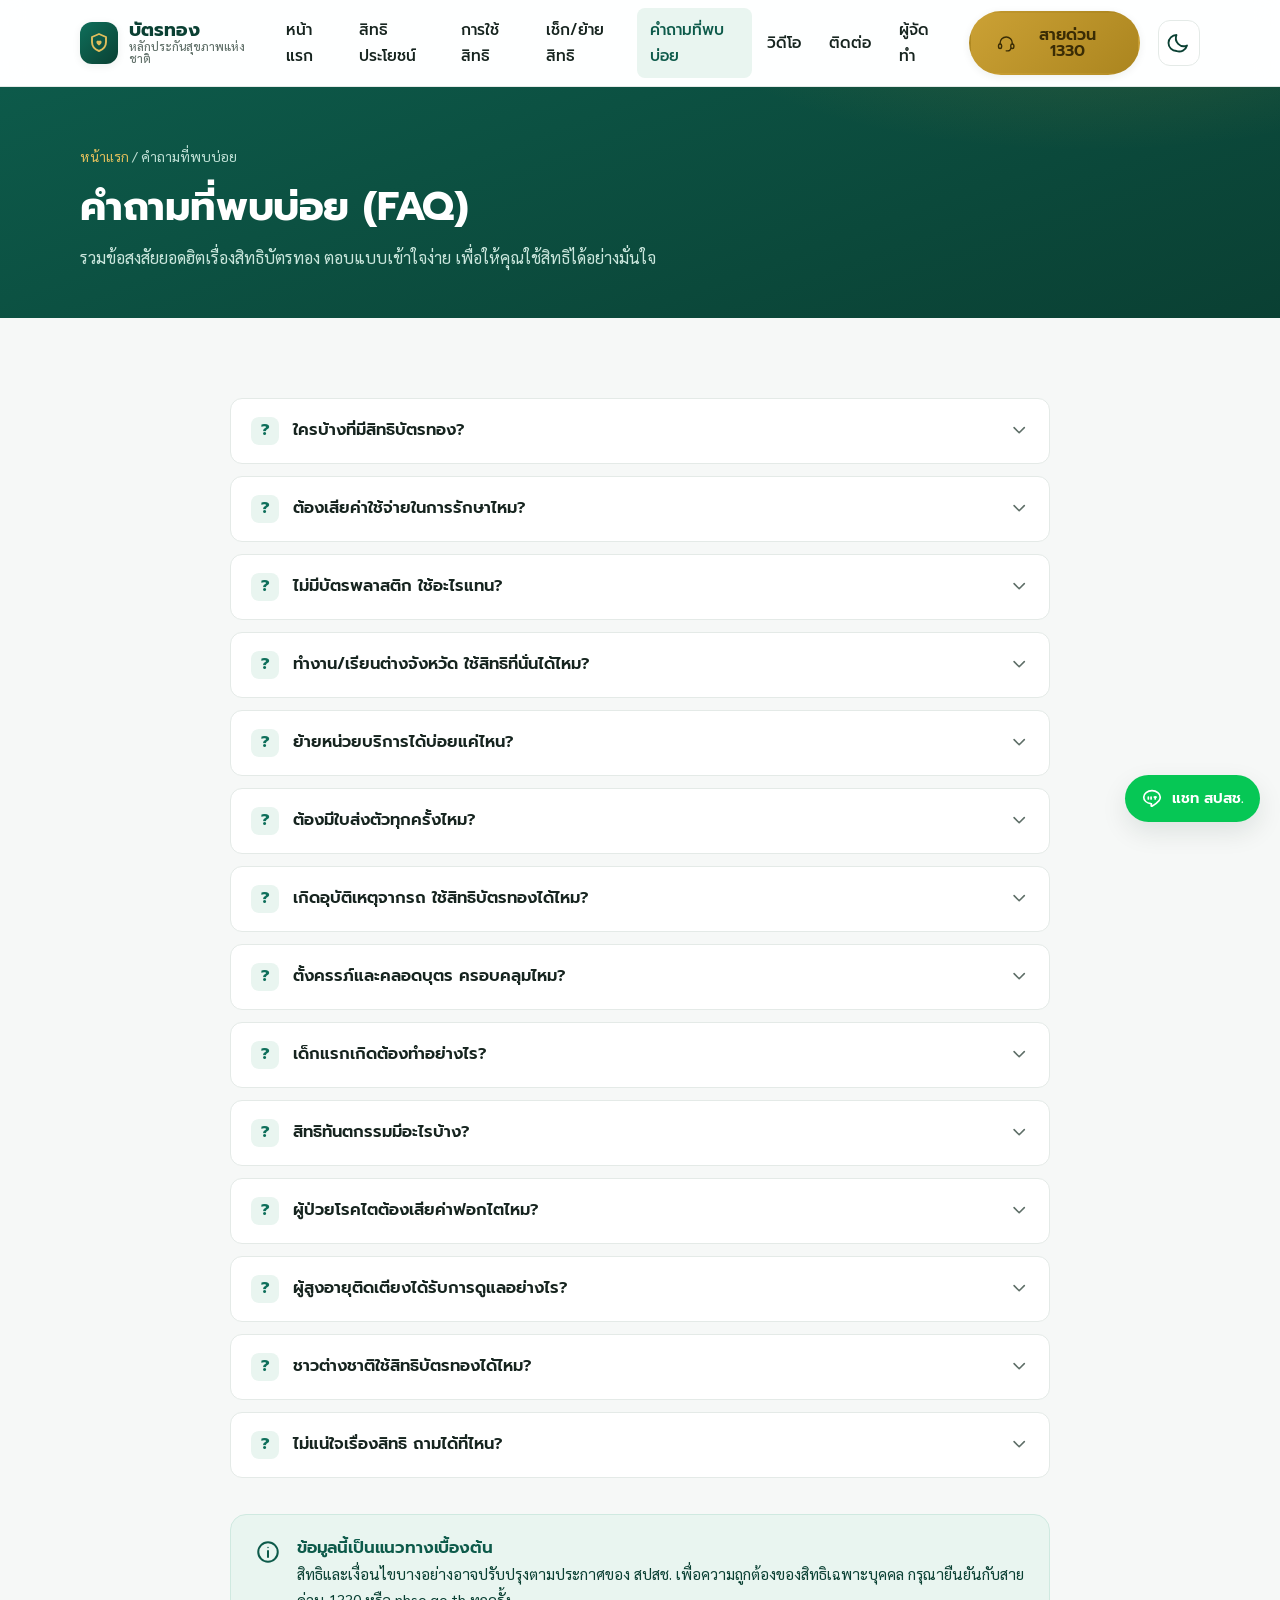
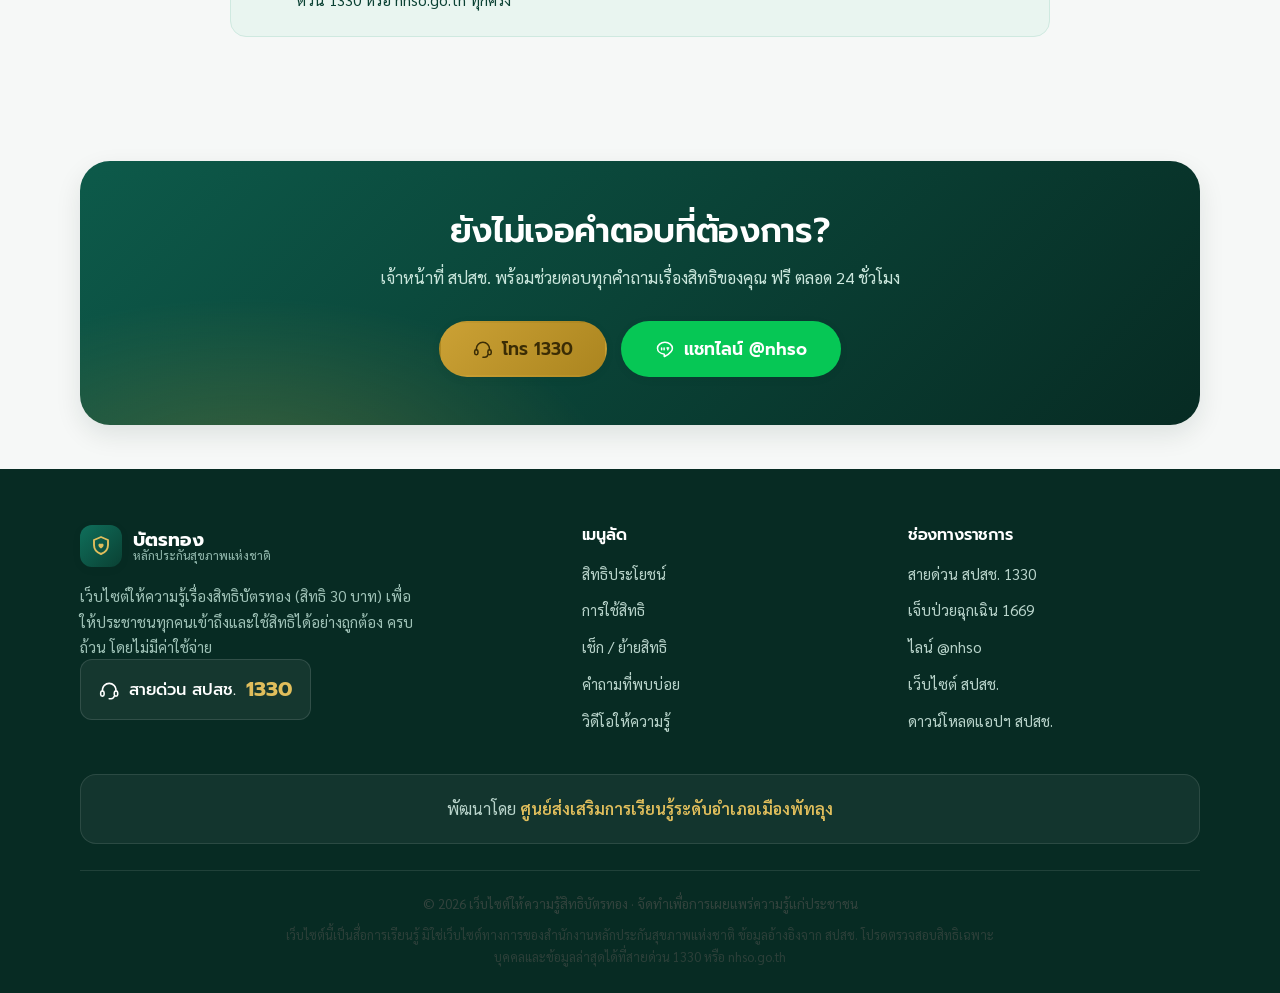
<file: faq.html>
<!DOCTYPE html>
<html lang="th">
<head>
    <meta charset="UTF-8">
    <meta name="viewport" content="width=device-width, initial-scale=1.0">
    <title>คำถามที่พบบ่อยเรื่องบัตรทอง | สิทธิ 30 บาท – ไขข้อสงสัยทุกเรื่อง</title>
    <meta name="description" content="รวมคำถามที่พบบ่อยเรื่องสิทธิบัตรทอง: ใครมีสิทธิ ค่ารักษาเท่าไร ย้ายที่อยู่/ต่างจังหวัดใช้ได้ไหม อุบัติเหตุรถ ตั้งครรภ์ เด็กแรกเกิด ผู้สูงอายุ ทันตกรรม และการย้ายหน่วยบริการ">
    <meta name="theme-color" content="#0d5a4a">
    <script>(function(){try{var t=localStorage.getItem("theme")||(window.matchMedia&&matchMedia("(prefers-color-scheme:dark)").matches?"dark":"light");document.documentElement.setAttribute("data-theme",t);}catch(e){}})();</script>
    <link rel="stylesheet" href="style.css?v=20260715d">
</head>
<body>
    <a class="skip-link" href="#main">ข้ามไปยังเนื้อหาหลัก</a>
    <div class="nav-backdrop"></div>

    <header class="site-header">
        <div class="container header-inner">
            <a class="brand" href="index.html" aria-label="บัตรทอง หน้าแรก">
                <span class="brand-mark"><svg class="ic"><use href="#i-shield-heart"></use></svg></span>
                <span class="brand-text"><strong>บัตรทอง</strong><small>หลักประกันสุขภาพแห่งชาติ</small></span>
            </a>
            <nav class="main-nav" aria-label="เมนูหลัก">
                <ul>
                    <li><a href="index.html">หน้าแรก</a></li>
                    <li><a href="benefits.html">สิทธิประโยชน์</a></li>
                    <li><a href="how-to.html">การใช้สิทธิ</a></li>
                    <li><a href="register.html">เช็ก/ย้ายสิทธิ</a></li>
                    <li><a href="faq.html" class="active">คำถามที่พบบ่อย</a></li>
                    <li><a href="video.html">วิดีโอ</a></li>
                    <li><a href="contact.html">ติดต่อ</a></li>
                    <li><a href="about.html">ผู้จัดทำ</a></li>
                    <li class="nav-cta"><a class="btn btn-gold" href="tel:1330"><svg class="ic"><use href="#i-headset"></use></svg> สายด่วน 1330</a></li>
                </ul>
            </nav>
            <a class="btn btn-gold header-cta" href="tel:1330"><svg class="ic"><use href="#i-headset"></use></svg> สายด่วน 1330</a>
            <button class="theme-toggle" type="button" aria-label="สลับเป็นโหมดมืด" aria-pressed="false" title="สลับโหมดสว่าง/มืด">
                <svg class="ic ic-sun"><use href="#i-sun"></use></svg>
                <svg class="ic ic-moon"><use href="#i-moon"></use></svg>
            </button>
            <button class="nav-toggle" aria-label="เปิด/ปิดเมนู" aria-expanded="false">
                <svg class="ic ic-menu"><use href="#i-menu"></use></svg>
                <svg class="ic ic-close"><use href="#i-close"></use></svg>
            </button>
        </div>
    </header>

    <div class="pagehead">
        <div class="container">
            <p class="crumbs"><a href="index.html">หน้าแรก</a> / คำถามที่พบบ่อย</p>
            <h1>คำถามที่พบบ่อย (FAQ)</h1>
            <p>รวมข้อสงสัยยอดฮิตเรื่องสิทธิบัตรทอง ตอบแบบเข้าใจง่าย เพื่อให้คุณใช้สิทธิได้อย่างมั่นใจ</p>
        </div>
    </div>

    <main id="main">
        <section class="section">
            <div class="container">
                <div class="faq">
                    <div class="faq-item reveal">
                        <button class="faq-q"><span class="q-mark">?</span> ใครบ้างที่มีสิทธิบัตรทอง? <svg class="ic chev"><use href="#i-chevron-down"></use></svg></button>
                        <div class="faq-a"><div class="faq-a-inner">คนไทยทุกคนที่มีเลขบัตรประชาชน 13 หลัก และไม่มีสิทธิรักษาพยาบาลอื่น เช่น สิทธิข้าราชการ หรือสิทธิประกันสังคม จะได้รับสิทธิบัตรทองโดยอัตโนมัติ ครอบคลุมตั้งแต่เด็กแรกเกิดจนถึงผู้สูงอายุ</div></div>
                    </div>

                    <div class="faq-item reveal">
                        <button class="faq-q"><span class="q-mark">?</span> ต้องเสียค่าใช้จ่ายในการรักษาไหม? <svg class="ic chev"><use href="#i-chevron-down"></use></svg></button>
                        <div class="faq-a"><div class="faq-a-inner">การรักษาที่อยู่ในสิทธิ ไม่มีค่าใช้จ่าย รัฐเป็นผู้สนับสนุนงบประมาณ ทั้งนี้หากคุณเลือกบริการที่อยู่นอกสิทธิ เช่น ห้องพิเศษ หรือยานอกบัญชีที่ไม่จำเป็น อาจต้องจ่ายส่วนเกินเอง</div></div>
                    </div>

                    <div class="faq-item reveal">
                        <button class="faq-q"><span class="q-mark">?</span> ไม่มีบัตรพลาสติก ใช้อะไรแทน? <svg class="ic chev"><use href="#i-chevron-down"></use></svg></button>
                        <div class="faq-a"><div class="faq-a-inner">ปัจจุบันไม่ต้องใช้บัตรพลาสติกแล้ว ใช้เพียง <strong>บัตรประชาชนใบเดียว</strong> ในการยืนยันตัวตนและสิทธิ สำหรับเด็กเล็กที่ยังไม่มีบัตรประชาชน ให้ใช้สูติบัตรพร้อมบัตรประชาชนของผู้ปกครอง</div></div>
                    </div>

                    <div class="faq-item reveal">
                        <button class="faq-q"><span class="q-mark">?</span> ทำงาน/เรียนต่างจังหวัด ใช้สิทธิที่นั่นได้ไหม? <svg class="ic chev"><use href="#i-chevron-down"></use></svg></button>
                        <div class="faq-a"><div class="faq-a-inner">ได้ แนะนำให้ย้ายหน่วยบริการมาให้ตรงกับที่พักอาศัยจริง เพื่อความสะดวก โดยเปลี่ยนได้เองผ่านแอปฯ สปสช. หรือไลน์ @nhso และใช้สิทธิที่หน่วยใหม่ได้ทันที นอกจากนี้นโยบาย “30 บาทรักษาทุกที่” ยังช่วยให้เข้ารับบริการที่หน่วยปฐมภูมิในเครือข่ายได้สะดวกขึ้น</div></div>
                    </div>

                    <div class="faq-item reveal">
                        <button class="faq-q"><span class="q-mark">?</span> ย้ายหน่วยบริการได้บ่อยแค่ไหน? <svg class="ic chev"><use href="#i-chevron-down"></use></svg></button>
                        <div class="faq-a"><div class="faq-a-inner">สามารถเปลี่ยนหน่วยบริการด้วยตนเองผ่านแอปฯ สปสช. หรือไลน์ @nhso ได้ และเมื่อเปลี่ยนสำเร็จจะใช้สิทธิที่หน่วยใหม่ได้ทันที หากทำออนไลน์ไม่สะดวก ติดต่อหน่วยบริการใกล้บ้านหรือสายด่วน 1330</div></div>
                    </div>

                    <div class="faq-item reveal">
                        <button class="faq-q"><span class="q-mark">?</span> ต้องมีใบส่งตัวทุกครั้งไหม? <svg class="ic chev"><use href="#i-chevron-down"></use></svg></button>
                        <div class="faq-a"><div class="faq-a-inner">การเจ็บป่วยทั่วไปเริ่มที่หน่วยบริการปฐมภูมิ/ประจำก่อน หากเกินศักยภาพจะมีระบบส่งต่อให้ ส่วนบางบริการ เช่น โรคมะเร็ง (รักษาทุกที่) และกรณีฉุกเฉินวิกฤต สามารถเข้ารับบริการได้โดยไม่ต้องใช้ใบส่งตัว</div></div>
                    </div>

                    <div class="faq-item reveal">
                        <button class="faq-q"><span class="q-mark">?</span> เกิดอุบัติเหตุจากรถ ใช้สิทธิบัตรทองได้ไหม? <svg class="ic chev"><use href="#i-chevron-down"></use></svg></button>
                        <div class="faq-a"><div class="faq-a-inner">กรณีอุบัติเหตุจากรถที่มี พ.ร.บ. คุ้มครองผู้ประสบภัยจากรถ ให้ใช้สิทธิ พ.ร.บ. รถก่อนตามวงเงินที่กำหนด หากค่ารักษาเกินวงเงิน พ.ร.บ. จึงจะใช้สิทธิบัตรทองในส่วนที่เหลือได้</div></div>
                    </div>

                    <div class="faq-item reveal">
                        <button class="faq-q"><span class="q-mark">?</span> ตั้งครรภ์และคลอดบุตร ครอบคลุมไหม? <svg class="ic chev"><use href="#i-chevron-down"></use></svg></button>
                        <div class="faq-a"><div class="faq-a-inner">ครอบคลุม ตั้งแต่ฝากครรภ์คุณภาพ การตรวจคัดกรองระหว่างตั้งครรภ์ การคลอด ไปจนถึงการตรวจหลังคลอดและการดูแลทารก รวมถึงบริการวางแผนครอบครัวและคุมกำเนิด</div></div>
                    </div>

                    <div class="faq-item reveal">
                        <button class="faq-q"><span class="q-mark">?</span> เด็กแรกเกิดต้องทำอย่างไร? <svg class="ic chev"><use href="#i-chevron-down"></use></svg></button>
                        <div class="faq-a"><div class="faq-a-inner">เด็กแรกเกิดที่เป็นคนไทยและไม่มีสิทธิอื่น จะมีสิทธิบัตรทอง แนะนำให้ผู้ปกครองลงทะเบียนสิทธิและเลือกหน่วยบริการประจำให้เด็ก ผ่านแอปฯ สปสช. ไลน์ @nhso หรือหน่วยบริการใกล้บ้าน โดยใช้สูติบัตรและบัตรประชาชนผู้ปกครอง</div></div>
                    </div>

                    <div class="faq-item reveal">
                        <button class="faq-q"><span class="q-mark">?</span> สิทธิทันตกรรมมีอะไรบ้าง? <svg class="ic chev"><use href="#i-chevron-down"></use></svg></button>
                        <div class="faq-a"><div class="faq-a-inner">ครอบคลุมบริการทันตกรรมพื้นฐาน เช่น อุดฟัน ถอนฟัน ขูดหินปูน เคลือบฟลูออไรด์ เคลือบหลุมร่องฟัน รวมถึงฟันปลอมและการรักษารากฟันในบางกรณีตามข้อบ่งชี้</div></div>
                    </div>

                    <div class="faq-item reveal">
                        <button class="faq-q"><span class="q-mark">?</span> ผู้ป่วยโรคไตต้องเสียค่าฟอกไตไหม? <svg class="ic chev"><use href="#i-chevron-down"></use></svg></button>
                        <div class="faq-a"><div class="faq-a-inner">สิทธิบัตรทองครอบคลุมการบำบัดทดแทนไต ทั้งการล้างไตทางช่องท้อง (CAPD) การฟอกเลือดด้วยเครื่อง (HD) และการปลูกถ่ายไต พร้อมยากดภูมิคุ้มกัน ตามแนวทางและข้อบ่งชี้ที่ สปสช. กำหนด</div></div>
                    </div>

                    <div class="faq-item reveal">
                        <button class="faq-q"><span class="q-mark">?</span> ผู้สูงอายุติดเตียงได้รับการดูแลอย่างไร? <svg class="ic chev"><use href="#i-chevron-down"></use></svg></button>
                        <div class="faq-a"><div class="faq-a-inner">มีบริการดูแลระยะยาว (LTC) สำหรับผู้สูงอายุที่มีภาวะพึ่งพิง โดยทีมสหวิชาชีพลงเยี่ยมดูแลถึงบ้าน รวมถึงบริการผ้าอ้อมผู้ใหญ่ตามเกณฑ์ และการดูแลแบบประคับประคองสำหรับผู้ป่วยระยะท้าย</div></div>
                    </div>

                    <div class="faq-item reveal">
                        <button class="faq-q"><span class="q-mark">?</span> ชาวต่างชาติใช้สิทธิบัตรทองได้ไหม? <svg class="ic chev"><use href="#i-chevron-down"></use></svg></button>
                        <div class="faq-a"><div class="faq-a-inner">สิทธิบัตรทองเป็นสิทธิสำหรับคนไทยที่มีเลขบัตรประชาชน 13 หลักเท่านั้น ชาวต่างชาติจะมีกองทุน/ระบบประกันสุขภาพในรูปแบบอื่นตามที่หน่วยงานที่เกี่ยวข้องกำหนด</div></div>
                    </div>

                    <div class="faq-item reveal">
                        <button class="faq-q"><span class="q-mark">?</span> ไม่แน่ใจเรื่องสิทธิ ถามได้ที่ไหน? <svg class="ic chev"><use href="#i-chevron-down"></use></svg></button>
                        <div class="faq-a"><div class="faq-a-inner">สอบถามได้หลายช่องทาง:
                            <ul>
                                <li>สายด่วน สปสช. โทร <strong>1330</strong> ตลอด 24 ชั่วโมง</li>
                                <li>ไลน์ทางการ <strong>@nhso</strong></li>
                                <li>แอปพลิเคชัน สปสช.</li>
                                <li>เว็บไซต์ <strong>nhso.go.th</strong></li>
                            </ul>
                        </div></div>
                    </div>
                </div>

                <div class="callout teal reveal" style="margin-top:36px;max-width:820px;margin-inline:auto">
                    <svg class="ic"><use href="#i-info"></use></svg>
                    <div>
                        <h4>ข้อมูลนี้เป็นแนวทางเบื้องต้น</h4>
                        <p>สิทธิและเงื่อนไขบางอย่างอาจปรับปรุงตามประกาศของ สปสช. เพื่อความถูกต้องของสิทธิเฉพาะบุคคล กรุณายืนยันกับสายด่วน 1330 หรือ nhso.go.th ทุกครั้ง</p>
                    </div>
                </div>
            </div>
        </section>

        <section class="section-tight">
            <div class="container">
                <div class="cta-band reveal">
                    <h2>ยังไม่เจอคำตอบที่ต้องการ?</h2>
                    <p>เจ้าหน้าที่ สปสช. พร้อมช่วยตอบทุกคำถามเรื่องสิทธิของคุณ ฟรี ตลอด 24 ชั่วโมง</p>
                    <div class="hero-actions">
                        <a class="btn btn-gold btn-lg" href="tel:1330"><svg class="ic"><use href="#i-headset"></use></svg> โทร 1330</a>
                        <a class="btn btn-line btn-lg" href="https://lin.ee/zzn3pU6" target="_blank" rel="noopener"><svg class="ic"><use href="#i-line"></use></svg> แชทไลน์ @nhso</a>
                    </div>
                </div>
            </div>
        </section>
    </main>

    <footer class="site-footer">
        <div class="container">
            <div class="footer-grid">
                <div class="footer-brand">
                    <a class="brand" href="index.html">
                        <span class="brand-mark"><svg class="ic"><use href="#i-shield-heart"></use></svg></span>
                        <span class="brand-text"><strong>บัตรทอง</strong><small>หลักประกันสุขภาพแห่งชาติ</small></span>
                    </a>
                    <p>เว็บไซต์ให้ความรู้เรื่องสิทธิบัตรทอง (สิทธิ 30 บาท) เพื่อให้ประชาชนทุกคนเข้าถึงและใช้สิทธิได้อย่างถูกต้อง ครบถ้วน โดยไม่มีค่าใช้จ่าย</p>
                    <div class="footer-hotline"><svg class="ic"><use href="#i-headset"></use></svg> สายด่วน สปสช. <b>1330</b></div>
                </div>
                <div class="footer-col">
                    <h5>เมนูลัด</h5>
                    <ul>
                        <li><a href="benefits.html">สิทธิประโยชน์</a></li>
                        <li><a href="how-to.html">การใช้สิทธิ</a></li>
                        <li><a href="register.html">เช็ก / ย้ายสิทธิ</a></li>
                        <li><a href="faq.html">คำถามที่พบบ่อย</a></li>
                        <li><a href="video.html">วิดีโอให้ความรู้</a></li>
                    </ul>
                </div>
                <div class="footer-col">
                    <h5>ช่องทางราชการ</h5>
                    <ul>
                        <li><a href="tel:1330">สายด่วน สปสช. 1330</a></li>
                        <li><a href="tel:1669">เจ็บป่วยฉุกเฉิน 1669</a></li>
                        <li><a href="https://lin.ee/zzn3pU6" target="_blank" rel="noopener">ไลน์ @nhso</a></li>
                        <li><a href="https://www.nhso.go.th" target="_blank" rel="noopener">เว็บไซต์ สปสช.</a></li>
                        <li><a href="contact.html">ดาวน์โหลดแอปฯ สปสช.</a></li>
                    </ul>
                </div>
            </div>
            <div class="footer-dev">พัฒนาโดย <strong>ศูนย์ส่งเสริมการเรียนรู้ระดับอำเภอเมืองพัทลุง</strong></div>
            <div class="footer-bottom">
                <p>© 2026 เว็บไซต์ให้ความรู้สิทธิบัตรทอง · จัดทำเพื่อการเผยแพร่ความรู้แก่ประชาชน</p>
                <p class="disclaimer">เว็บไซต์นี้เป็นสื่อการเรียนรู้ มิใช่เว็บไซต์ทางการของสำนักงานหลักประกันสุขภาพแห่งชาติ ข้อมูลอ้างอิงจาก สปสช. โปรดตรวจสอบสิทธิเฉพาะบุคคลและข้อมูลล่าสุดได้ที่สายด่วน 1330 หรือ nhso.go.th</p>
            </div>
        </div>
    </footer>

    <button class="to-top" aria-label="กลับขึ้นด้านบน"><svg class="ic"><use href="#i-arrow-up"></use></svg></button>
    <a class="float-line" href="https://lin.ee/zzn3pU6" target="_blank" rel="noopener" aria-label="แชทไลน์ สปสช."><svg class="ic"><use href="#i-line"></use></svg><span class="lbl">แชท สปสช.</span></a>

    <script src="script.js?v=20260715d"></script>
</body>
</html>
</file>
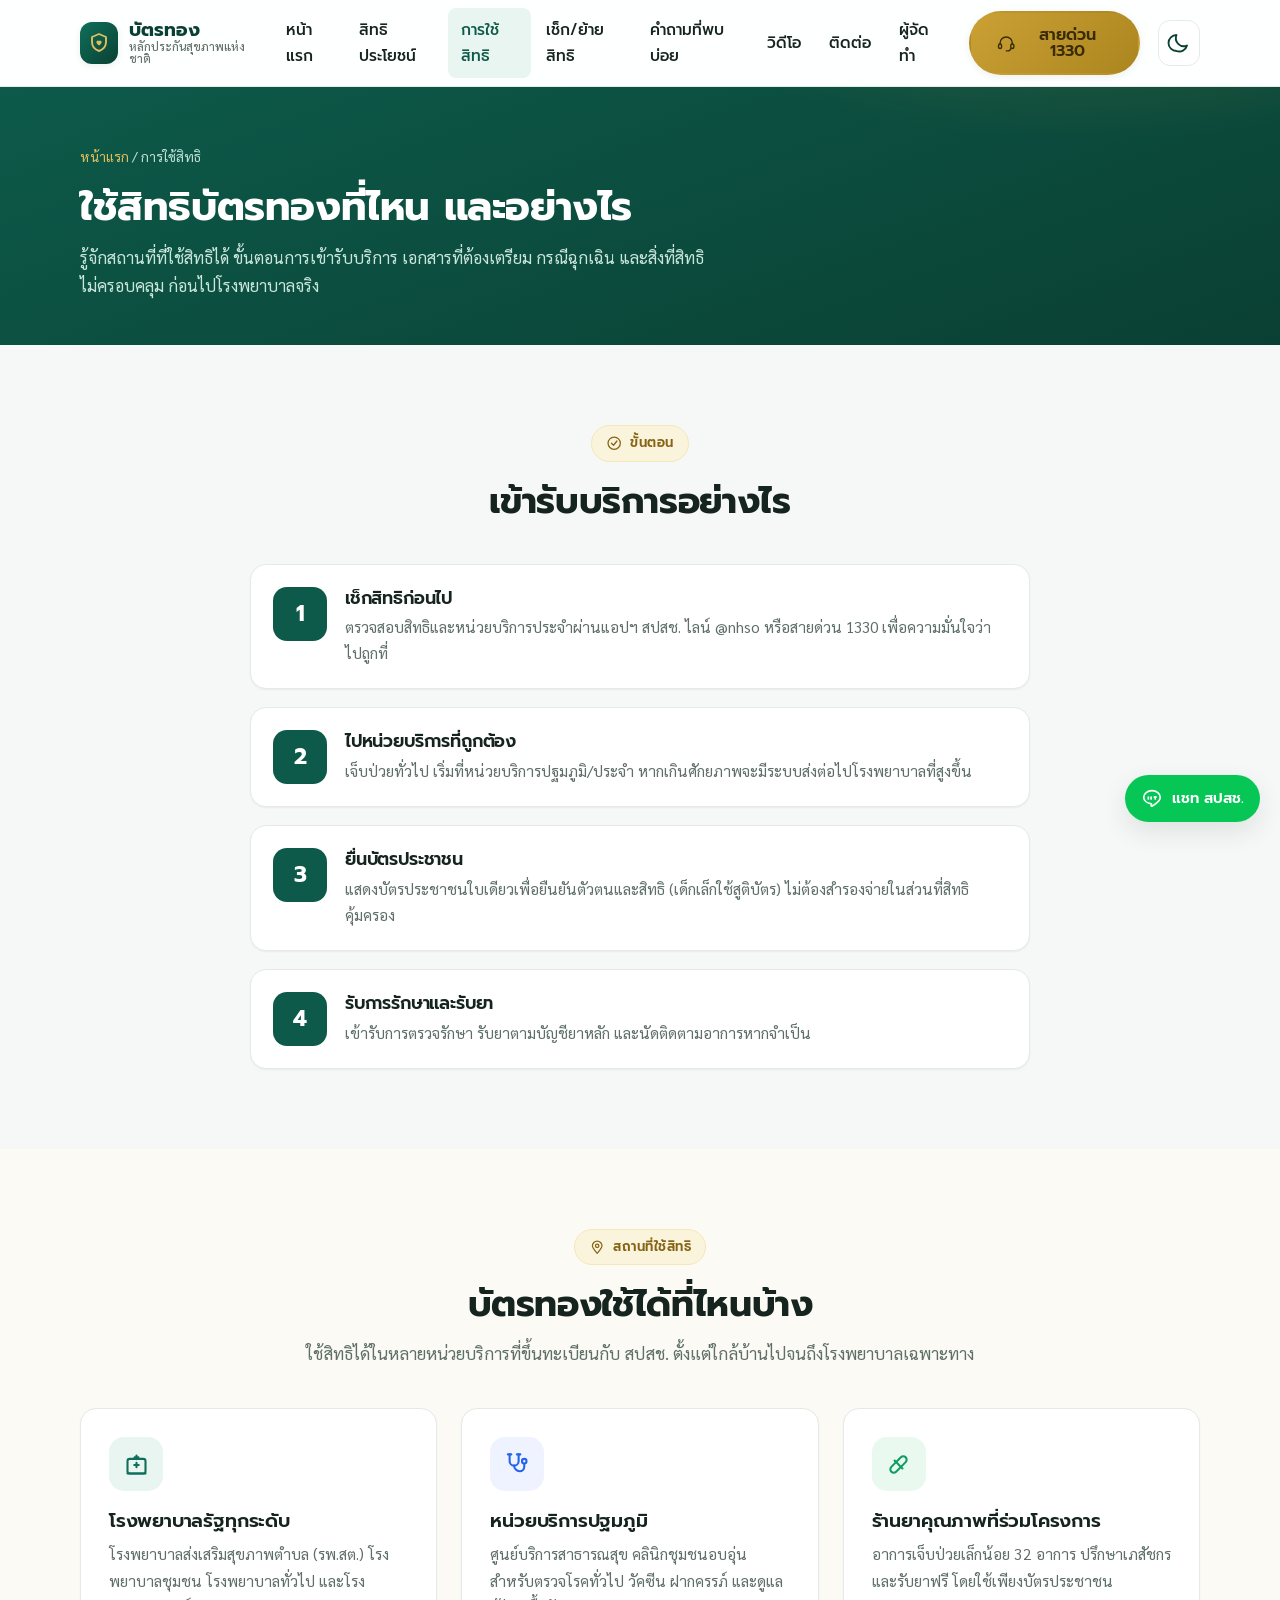
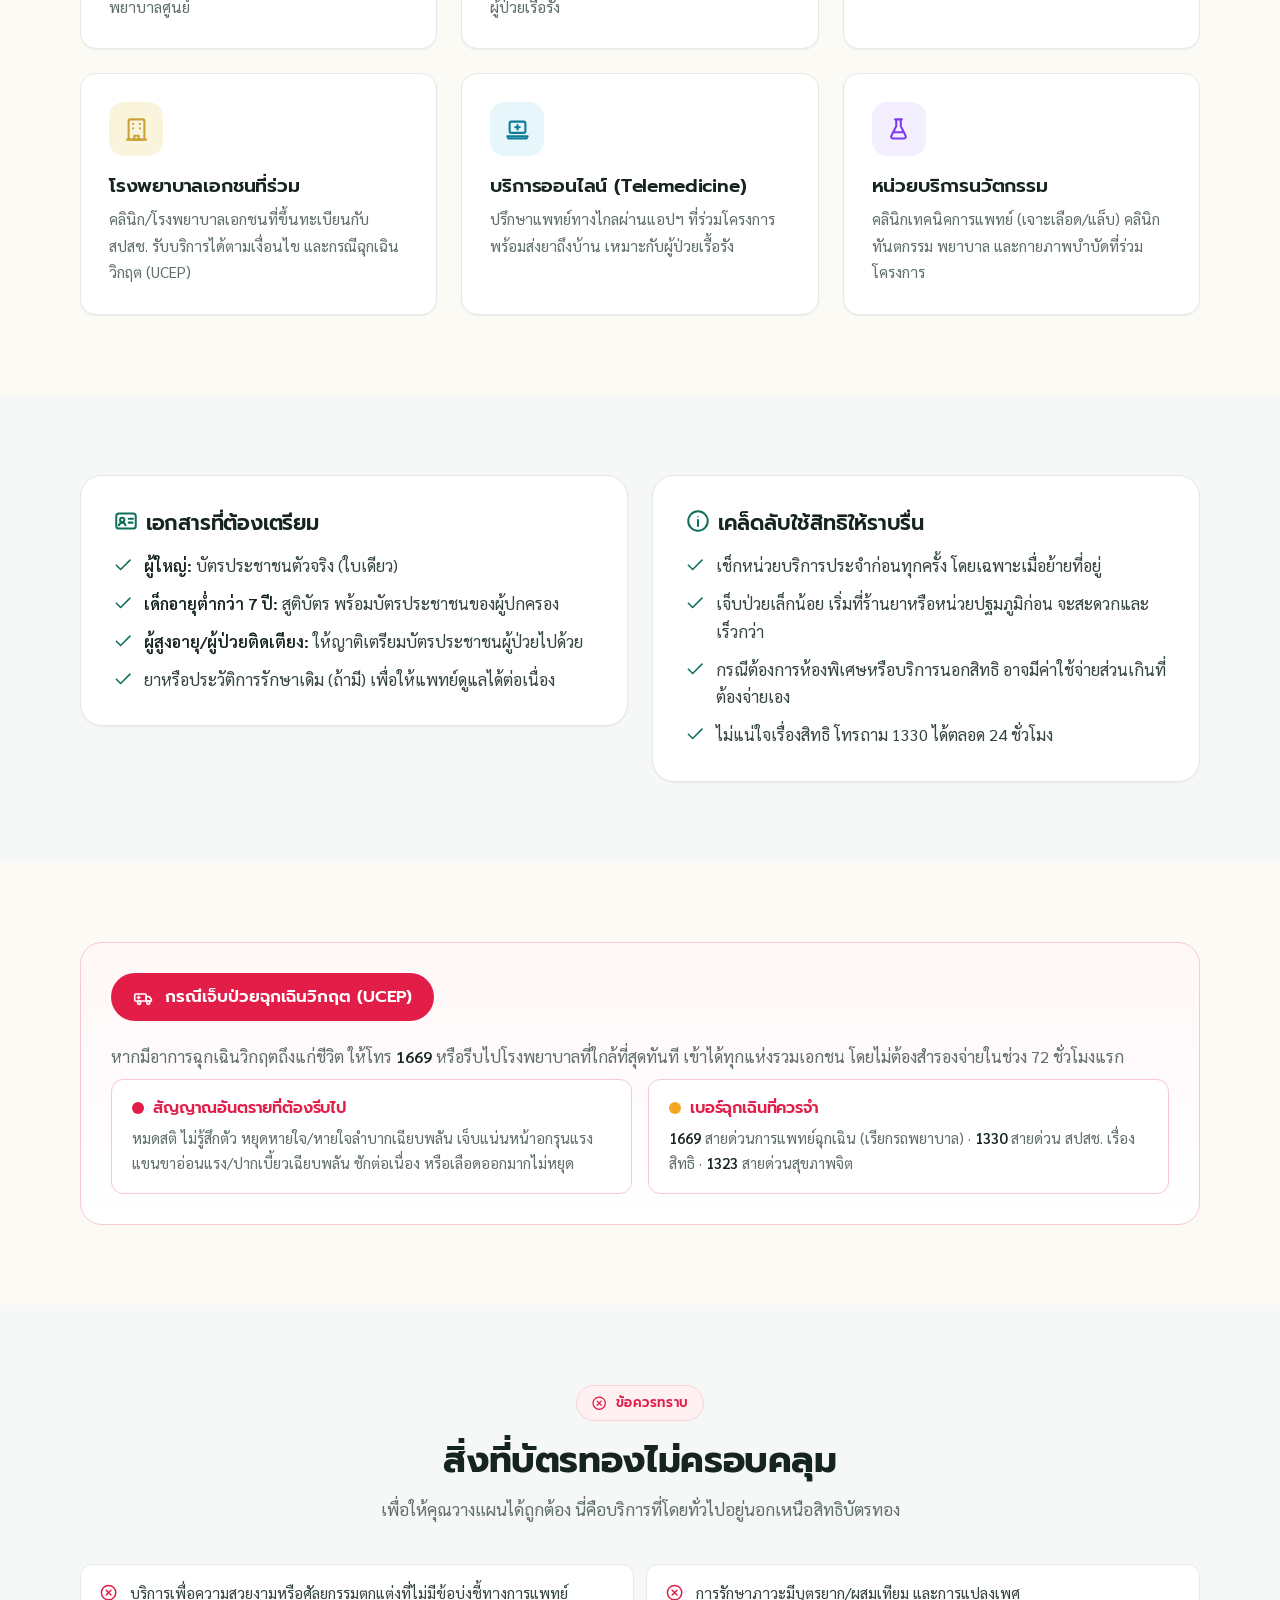
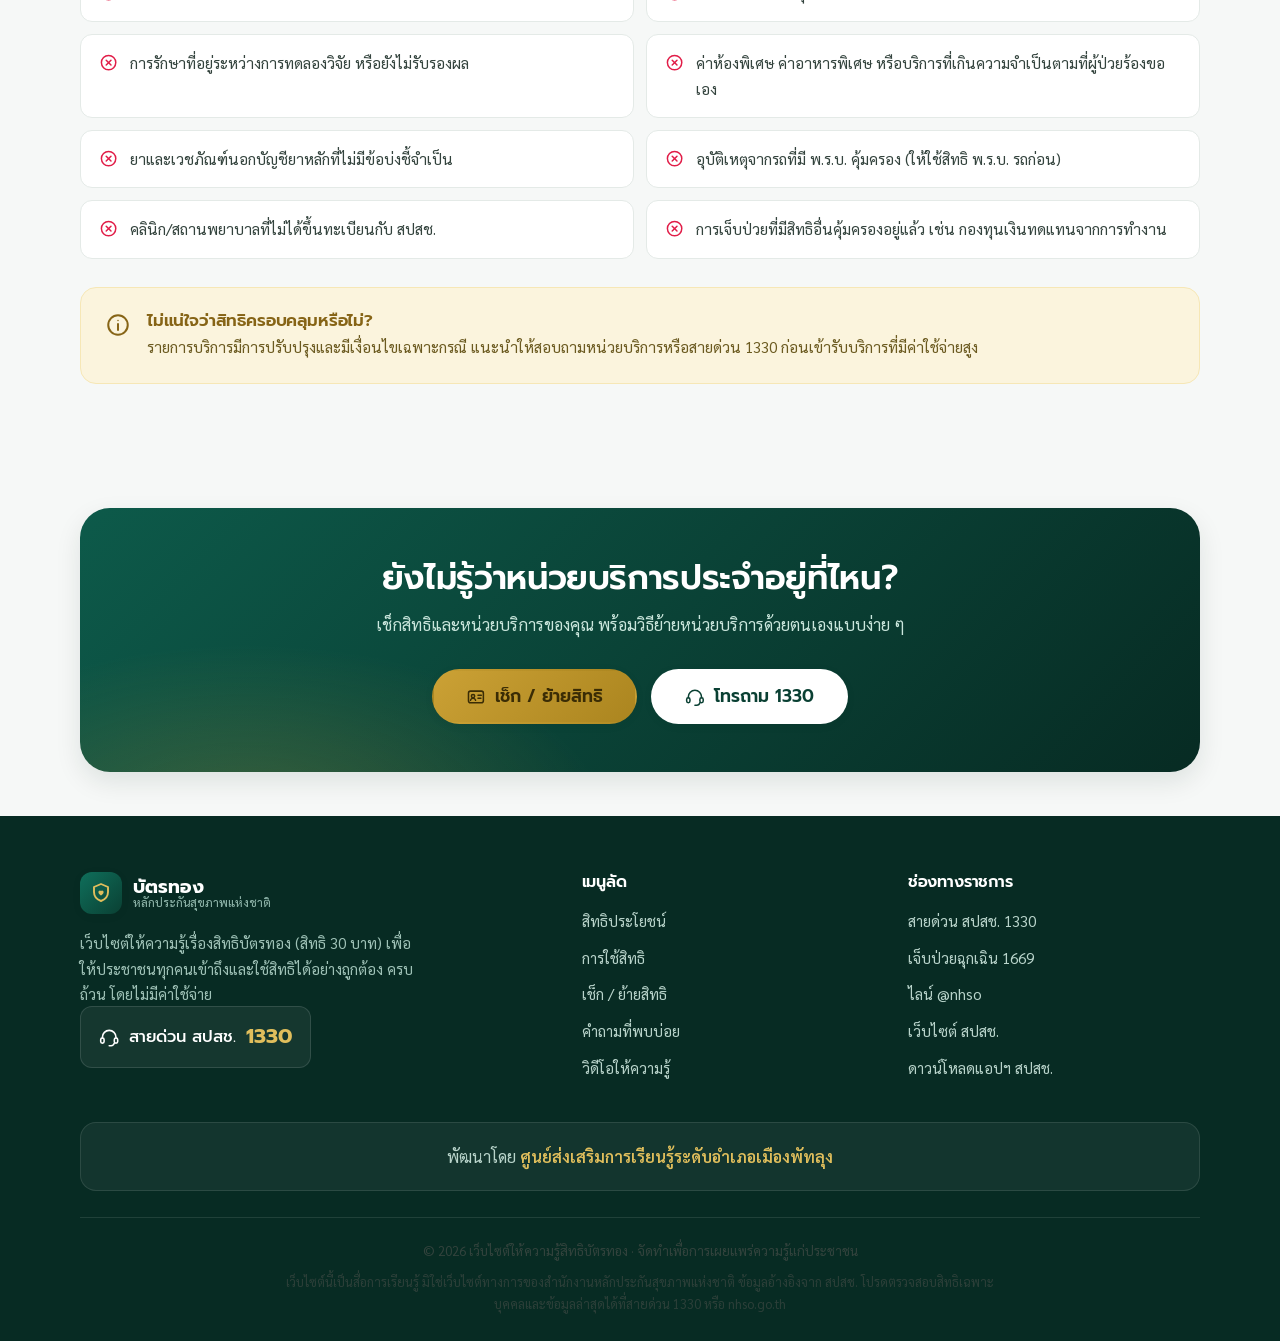
<file: how-to.html>
<!DOCTYPE html>
<html lang="th">
<head>
    <meta charset="UTF-8">
    <meta name="viewport" content="width=device-width, initial-scale=1.0">
    <title>การใช้สิทธิบัตรทอง | ใช้ที่ไหน–อย่างไร สิ่งที่ไม่ครอบคลุม และกรณีฉุกเฉิน</title>
    <meta name="description" content="วิธีใช้สิทธิบัตรทอง: สถานที่ใช้สิทธิ (โรงพยาบาลรัฐ คลินิกชุมชนอบอุ่น ร้านยา รพ.เอกชนที่ร่วม Telemedicine) ขั้นตอนการรับบริการ เอกสารที่ต้องใช้ กรณีฉุกเฉิน UCEP และสิ่งที่บัตรทองไม่ครอบคลุม">
    <meta name="theme-color" content="#0d5a4a">
    <script>(function(){try{var t=localStorage.getItem("theme")||(window.matchMedia&&matchMedia("(prefers-color-scheme:dark)").matches?"dark":"light");document.documentElement.setAttribute("data-theme",t);}catch(e){}})();</script>
    <link rel="stylesheet" href="style.css?v=20260715d">
</head>
<body>
    <a class="skip-link" href="#main">ข้ามไปยังเนื้อหาหลัก</a>
    <div class="nav-backdrop"></div>

    <header class="site-header">
        <div class="container header-inner">
            <a class="brand" href="index.html" aria-label="บัตรทอง หน้าแรก">
                <span class="brand-mark"><svg class="ic"><use href="#i-shield-heart"></use></svg></span>
                <span class="brand-text"><strong>บัตรทอง</strong><small>หลักประกันสุขภาพแห่งชาติ</small></span>
            </a>
            <nav class="main-nav" aria-label="เมนูหลัก">
                <ul>
                    <li><a href="index.html">หน้าแรก</a></li>
                    <li><a href="benefits.html">สิทธิประโยชน์</a></li>
                    <li><a href="how-to.html" class="active">การใช้สิทธิ</a></li>
                    <li><a href="register.html">เช็ก/ย้ายสิทธิ</a></li>
                    <li><a href="faq.html">คำถามที่พบบ่อย</a></li>
                    <li><a href="video.html">วิดีโอ</a></li>
                    <li><a href="contact.html">ติดต่อ</a></li>
                    <li><a href="about.html">ผู้จัดทำ</a></li>
                    <li class="nav-cta"><a class="btn btn-gold" href="tel:1330"><svg class="ic"><use href="#i-headset"></use></svg> สายด่วน 1330</a></li>
                </ul>
            </nav>
            <a class="btn btn-gold header-cta" href="tel:1330"><svg class="ic"><use href="#i-headset"></use></svg> สายด่วน 1330</a>
            <button class="theme-toggle" type="button" aria-label="สลับเป็นโหมดมืด" aria-pressed="false" title="สลับโหมดสว่าง/มืด">
                <svg class="ic ic-sun"><use href="#i-sun"></use></svg>
                <svg class="ic ic-moon"><use href="#i-moon"></use></svg>
            </button>
            <button class="nav-toggle" aria-label="เปิด/ปิดเมนู" aria-expanded="false">
                <svg class="ic ic-menu"><use href="#i-menu"></use></svg>
                <svg class="ic ic-close"><use href="#i-close"></use></svg>
            </button>
        </div>
    </header>

    <div class="pagehead">
        <div class="container">
            <p class="crumbs"><a href="index.html">หน้าแรก</a> / การใช้สิทธิ</p>
            <h1>ใช้สิทธิบัตรทองที่ไหน และอย่างไร</h1>
            <p>รู้จักสถานที่ที่ใช้สิทธิได้ ขั้นตอนการเข้ารับบริการ เอกสารที่ต้องเตรียม กรณีฉุกเฉิน และสิ่งที่สิทธิไม่ครอบคลุม ก่อนไปโรงพยาบาลจริง</p>
        </div>
    </div>

    <main id="main">
        <!-- STEPS -->
        <section class="section">
            <div class="container">
                <div class="section-head">
                    <span class="eyebrow"><svg class="ic"><use href="#i-check-circle"></use></svg> ขั้นตอน</span>
                    <h2>เข้ารับบริการอย่างไร</h2>
                </div>
                <div class="timeline">
                    <div class="tl-item reveal">
                        <div class="tl-num">1</div>
                        <div><h4>เช็กสิทธิก่อนไป</h4><p>ตรวจสอบสิทธิและหน่วยบริการประจำผ่านแอปฯ สปสช. ไลน์ @nhso หรือสายด่วน 1330 เพื่อความมั่นใจว่าไปถูกที่</p></div>
                    </div>
                    <div class="tl-item reveal">
                        <div class="tl-num">2</div>
                        <div><h4>ไปหน่วยบริการที่ถูกต้อง</h4><p>เจ็บป่วยทั่วไป เริ่มที่หน่วยบริการปฐมภูมิ/ประจำ หากเกินศักยภาพจะมีระบบส่งต่อไปโรงพยาบาลที่สูงขึ้น</p></div>
                    </div>
                    <div class="tl-item reveal">
                        <div class="tl-num">3</div>
                        <div><h4>ยื่นบัตรประชาชน</h4><p>แสดงบัตรประชาชนใบเดียวเพื่อยืนยันตัวตนและสิทธิ (เด็กเล็กใช้สูติบัตร) ไม่ต้องสำรองจ่ายในส่วนที่สิทธิคุ้มครอง</p></div>
                    </div>
                    <div class="tl-item reveal">
                        <div class="tl-num">4</div>
                        <div><h4>รับการรักษาและรับยา</h4><p>เข้ารับการตรวจรักษา รับยาตามบัญชียาหลัก และนัดติดตามอาการหากจำเป็น</p></div>
                    </div>
                </div>
            </div>
        </section>

        <!-- WHERE -->
        <section class="section bg-warm">
            <div class="container">
                <div class="section-head">
                    <span class="eyebrow"><svg class="ic"><use href="#i-map-pin"></use></svg> สถานที่ใช้สิทธิ</span>
                    <h2>บัตรทองใช้ได้ที่ไหนบ้าง</h2>
                    <p>ใช้สิทธิได้ในหลายหน่วยบริการที่ขึ้นทะเบียนกับ สปสช. ตั้งแต่ใกล้บ้านไปจนถึงโรงพยาบาลเฉพาะทาง</p>
                </div>
                <div class="grid grid-3">
                    <article class="card reveal">
                        <div class="card-icon i-teal"><svg class="ic"><use href="#i-hospital"></use></svg></div>
                        <h3>โรงพยาบาลรัฐทุกระดับ</h3>
                        <p>โรงพยาบาลส่งเสริมสุขภาพตำบล (รพ.สต.) โรงพยาบาลชุมชน โรงพยาบาลทั่วไป และโรงพยาบาลศูนย์</p>
                    </article>
                    <article class="card reveal">
                        <div class="card-icon i-blue"><svg class="ic"><use href="#i-stethoscope"></use></svg></div>
                        <h3>หน่วยบริการปฐมภูมิ</h3>
                        <p>ศูนย์บริการสาธารณสุข คลินิกชุมชนอบอุ่น สำหรับตรวจโรคทั่วไป วัคซีน ฝากครรภ์ และดูแลผู้ป่วยเรื้อรัง</p>
                    </article>
                    <article class="card reveal">
                        <div class="card-icon i-green"><svg class="ic"><use href="#i-pill"></use></svg></div>
                        <h3>ร้านยาคุณภาพที่ร่วมโครงการ</h3>
                        <p>อาการเจ็บป่วยเล็กน้อย 32 อาการ ปรึกษาเภสัชกรและรับยาฟรี โดยใช้เพียงบัตรประชาชน</p>
                    </article>
                    <article class="card reveal">
                        <div class="card-icon i-amber"><svg class="ic"><use href="#i-building"></use></svg></div>
                        <h3>โรงพยาบาลเอกชนที่ร่วม</h3>
                        <p>คลินิก/โรงพยาบาลเอกชนที่ขึ้นทะเบียนกับ สปสช. รับบริการได้ตามเงื่อนไข และกรณีฉุกเฉินวิกฤต (UCEP)</p>
                    </article>
                    <article class="card reveal">
                        <div class="card-icon i-cyan"><svg class="ic"><use href="#i-laptop-medical"></use></svg></div>
                        <h3>บริการออนไลน์ (Telemedicine)</h3>
                        <p>ปรึกษาแพทย์ทางไกลผ่านแอปฯ ที่ร่วมโครงการ พร้อมส่งยาถึงบ้าน เหมาะกับผู้ป่วยเรื้อรัง</p>
                    </article>
                    <article class="card reveal">
                        <div class="card-icon i-violet"><svg class="ic"><use href="#i-flask"></use></svg></div>
                        <h3>หน่วยบริการนวัตกรรม</h3>
                        <p>คลินิกเทคนิคการแพทย์ (เจาะเลือด/แล็บ) คลินิกทันตกรรม พยาบาล และกายภาพบำบัดที่ร่วมโครงการ</p>
                    </article>
                </div>
            </div>
        </section>

        <!-- WHAT TO BRING -->
        <section class="section">
            <div class="container">
                <div class="grid grid-2" style="align-items:start">
                    <div class="prose-card reveal">
                        <h3><svg class="ic" style="color:var(--teal-600)"><use href="#i-id-card"></use></svg> เอกสารที่ต้องเตรียม</h3>
                        <ul class="check">
                            <li><svg class="ic"><use href="#i-check"></use></svg> <span><strong>ผู้ใหญ่:</strong> บัตรประชาชนตัวจริง (ใบเดียว)</span></li>
                            <li><svg class="ic"><use href="#i-check"></use></svg> <span><strong>เด็กอายุต่ำกว่า 7 ปี:</strong> สูติบัตร พร้อมบัตรประชาชนของผู้ปกครอง</span></li>
                            <li><svg class="ic"><use href="#i-check"></use></svg> <span><strong>ผู้สูงอายุ/ผู้ป่วยติดเตียง:</strong> ให้ญาติเตรียมบัตรประชาชนผู้ป่วยไปด้วย</span></li>
                            <li><svg class="ic"><use href="#i-check"></use></svg> <span>ยาหรือประวัติการรักษาเดิม (ถ้ามี) เพื่อให้แพทย์ดูแลได้ต่อเนื่อง</span></li>
                        </ul>
                    </div>
                    <div class="prose-card reveal">
                        <h3><svg class="ic" style="color:var(--teal-600)"><use href="#i-info"></use></svg> เคล็ดลับใช้สิทธิให้ราบรื่น</h3>
                        <ul class="check">
                            <li><svg class="ic"><use href="#i-check"></use></svg> <span>เช็กหน่วยบริการประจำก่อนทุกครั้ง โดยเฉพาะเมื่อย้ายที่อยู่</span></li>
                            <li><svg class="ic"><use href="#i-check"></use></svg> <span>เจ็บป่วยเล็กน้อย เริ่มที่ร้านยาหรือหน่วยปฐมภูมิก่อน จะสะดวกและเร็วกว่า</span></li>
                            <li><svg class="ic"><use href="#i-check"></use></svg> <span>กรณีต้องการห้องพิเศษหรือบริการนอกสิทธิ อาจมีค่าใช้จ่ายส่วนเกินที่ต้องจ่ายเอง</span></li>
                            <li><svg class="ic"><use href="#i-check"></use></svg> <span>ไม่แน่ใจเรื่องสิทธิ โทรถาม 1330 ได้ตลอด 24 ชั่วโมง</span></li>
                        </ul>
                    </div>
                </div>
            </div>
        </section>

        <!-- EMERGENCY -->
        <section class="section bg-warm">
            <div class="container">
                <div class="emergency reveal">
                    <span class="group-title"><svg class="ic"><use href="#i-ambulance"></use></svg> กรณีเจ็บป่วยฉุกเฉินวิกฤต (UCEP)</span>
                    <p style="margin-bottom:8px;color:var(--muted)">หากมีอาการฉุกเฉินวิกฤตถึงแก่ชีวิต ให้โทร <strong>1669</strong> หรือรีบไปโรงพยาบาลที่ใกล้ที่สุดทันที เข้าได้ทุกแห่งรวมเอกชน โดยไม่ต้องสำรองจ่ายในช่วง 72 ชั่วโมงแรก</p>
                    <div class="emergency-grid">
                        <div class="emergency-item">
                            <h4><span class="dot" style="background:#e11d48"></span> สัญญาณอันตรายที่ต้องรีบไป</h4>
                            <p>หมดสติ ไม่รู้สึกตัว หยุดหายใจ/หายใจลำบากเฉียบพลัน เจ็บแน่นหน้าอกรุนแรง แขนขาอ่อนแรง/ปากเบี้ยวเฉียบพลัน ชักต่อเนื่อง หรือเลือดออกมากไม่หยุด</p>
                        </div>
                        <div class="emergency-item">
                            <h4><span class="dot" style="background:#f5a623"></span> เบอร์ฉุกเฉินที่ควรจำ</h4>
                            <p><strong>1669</strong> สายด่วนการแพทย์ฉุกเฉิน (เรียกรถพยาบาล) · <strong>1330</strong> สายด่วน สปสช. เรื่องสิทธิ · <strong>1323</strong> สายด่วนสุขภาพจิต</p>
                        </div>
                    </div>
                </div>
            </div>
        </section>

        <!-- NOT COVERED -->
        <section class="section">
            <div class="container">
                <div class="section-head">
                    <span class="eyebrow" style="color:var(--rose);background:var(--rose-bg);border-color:#fbd0d8"><svg class="ic"><use href="#i-x-circle"></use></svg> ข้อควรทราบ</span>
                    <h2>สิ่งที่บัตรทองไม่ครอบคลุม</h2>
                    <p>เพื่อให้คุณวางแผนได้ถูกต้อง นี่คือบริการที่โดยทั่วไปอยู่นอกเหนือสิทธิบัตรทอง</p>
                </div>
                <div class="exclude-list">
                    <div class="exclude-item reveal"><svg class="ic"><use href="#i-x-circle"></use></svg> <span>บริการเพื่อความสวยงามหรือศัลยกรรมตกแต่งที่ไม่มีข้อบ่งชี้ทางการแพทย์</span></div>
                    <div class="exclude-item reveal"><svg class="ic"><use href="#i-x-circle"></use></svg> <span>การรักษาภาวะมีบุตรยาก/ผสมเทียม และการแปลงเพศ</span></div>
                    <div class="exclude-item reveal"><svg class="ic"><use href="#i-x-circle"></use></svg> <span>การรักษาที่อยู่ระหว่างการทดลองวิจัย หรือยังไม่รับรองผล</span></div>
                    <div class="exclude-item reveal"><svg class="ic"><use href="#i-x-circle"></use></svg> <span>ค่าห้องพิเศษ ค่าอาหารพิเศษ หรือบริการที่เกินความจำเป็นตามที่ผู้ป่วยร้องขอเอง</span></div>
                    <div class="exclude-item reveal"><svg class="ic"><use href="#i-x-circle"></use></svg> <span>ยาและเวชภัณฑ์นอกบัญชียาหลักที่ไม่มีข้อบ่งชี้จำเป็น</span></div>
                    <div class="exclude-item reveal"><svg class="ic"><use href="#i-x-circle"></use></svg> <span>อุบัติเหตุจากรถที่มี พ.ร.บ. คุ้มครอง (ให้ใช้สิทธิ พ.ร.บ. รถก่อน)</span></div>
                    <div class="exclude-item reveal"><svg class="ic"><use href="#i-x-circle"></use></svg> <span>คลินิก/สถานพยาบาลที่ไม่ได้ขึ้นทะเบียนกับ สปสช.</span></div>
                    <div class="exclude-item reveal"><svg class="ic"><use href="#i-x-circle"></use></svg> <span>การเจ็บป่วยที่มีสิทธิอื่นคุ้มครองอยู่แล้ว เช่น กองทุนเงินทดแทนจากการทำงาน</span></div>
                </div>
                <div class="callout reveal" style="margin-top:28px">
                    <svg class="ic"><use href="#i-info"></use></svg>
                    <div>
                        <h4>ไม่แน่ใจว่าสิทธิครอบคลุมหรือไม่?</h4>
                        <p>รายการบริการมีการปรับปรุงและมีเงื่อนไขเฉพาะกรณี แนะนำให้สอบถามหน่วยบริการหรือสายด่วน 1330 ก่อนเข้ารับบริการที่มีค่าใช้จ่ายสูง</p>
                    </div>
                </div>
            </div>
        </section>

        <!-- CTA -->
        <section class="section-tight">
            <div class="container">
                <div class="cta-band reveal">
                    <h2>ยังไม่รู้ว่าหน่วยบริการประจำอยู่ที่ไหน?</h2>
                    <p>เช็กสิทธิและหน่วยบริการของคุณ พร้อมวิธีย้ายหน่วยบริการด้วยตนเองแบบง่าย ๆ</p>
                    <div class="hero-actions">
                        <a class="btn btn-gold btn-lg" href="register.html"><svg class="ic"><use href="#i-id-card"></use></svg> เช็ก / ย้ายสิทธิ</a>
                        <a class="btn btn-light btn-lg" href="tel:1330"><svg class="ic"><use href="#i-headset"></use></svg> โทรถาม 1330</a>
                    </div>
                </div>
            </div>
        </section>
    </main>

    <footer class="site-footer">
        <div class="container">
            <div class="footer-grid">
                <div class="footer-brand">
                    <a class="brand" href="index.html">
                        <span class="brand-mark"><svg class="ic"><use href="#i-shield-heart"></use></svg></span>
                        <span class="brand-text"><strong>บัตรทอง</strong><small>หลักประกันสุขภาพแห่งชาติ</small></span>
                    </a>
                    <p>เว็บไซต์ให้ความรู้เรื่องสิทธิบัตรทอง (สิทธิ 30 บาท) เพื่อให้ประชาชนทุกคนเข้าถึงและใช้สิทธิได้อย่างถูกต้อง ครบถ้วน โดยไม่มีค่าใช้จ่าย</p>
                    <div class="footer-hotline"><svg class="ic"><use href="#i-headset"></use></svg> สายด่วน สปสช. <b>1330</b></div>
                </div>
                <div class="footer-col">
                    <h5>เมนูลัด</h5>
                    <ul>
                        <li><a href="benefits.html">สิทธิประโยชน์</a></li>
                        <li><a href="how-to.html">การใช้สิทธิ</a></li>
                        <li><a href="register.html">เช็ก / ย้ายสิทธิ</a></li>
                        <li><a href="faq.html">คำถามที่พบบ่อย</a></li>
                        <li><a href="video.html">วิดีโอให้ความรู้</a></li>
                    </ul>
                </div>
                <div class="footer-col">
                    <h5>ช่องทางราชการ</h5>
                    <ul>
                        <li><a href="tel:1330">สายด่วน สปสช. 1330</a></li>
                        <li><a href="tel:1669">เจ็บป่วยฉุกเฉิน 1669</a></li>
                        <li><a href="https://lin.ee/zzn3pU6" target="_blank" rel="noopener">ไลน์ @nhso</a></li>
                        <li><a href="https://www.nhso.go.th" target="_blank" rel="noopener">เว็บไซต์ สปสช.</a></li>
                        <li><a href="contact.html">ดาวน์โหลดแอปฯ สปสช.</a></li>
                    </ul>
                </div>
            </div>
            <div class="footer-dev">พัฒนาโดย <strong>ศูนย์ส่งเสริมการเรียนรู้ระดับอำเภอเมืองพัทลุง</strong></div>
            <div class="footer-bottom">
                <p>© 2026 เว็บไซต์ให้ความรู้สิทธิบัตรทอง · จัดทำเพื่อการเผยแพร่ความรู้แก่ประชาชน</p>
                <p class="disclaimer">เว็บไซต์นี้เป็นสื่อการเรียนรู้ มิใช่เว็บไซต์ทางการของสำนักงานหลักประกันสุขภาพแห่งชาติ ข้อมูลอ้างอิงจาก สปสช. โปรดตรวจสอบสิทธิเฉพาะบุคคลและข้อมูลล่าสุดได้ที่สายด่วน 1330 หรือ nhso.go.th</p>
            </div>
        </div>
    </footer>

    <button class="to-top" aria-label="กลับขึ้นด้านบน"><svg class="ic"><use href="#i-arrow-up"></use></svg></button>
    <a class="float-line" href="https://lin.ee/zzn3pU6" target="_blank" rel="noopener" aria-label="แชทไลน์ สปสช."><svg class="ic"><use href="#i-line"></use></svg><span class="lbl">แชท สปสช.</span></a>

    <script src="script.js?v=20260715d"></script>
</body>
</html>
</file>
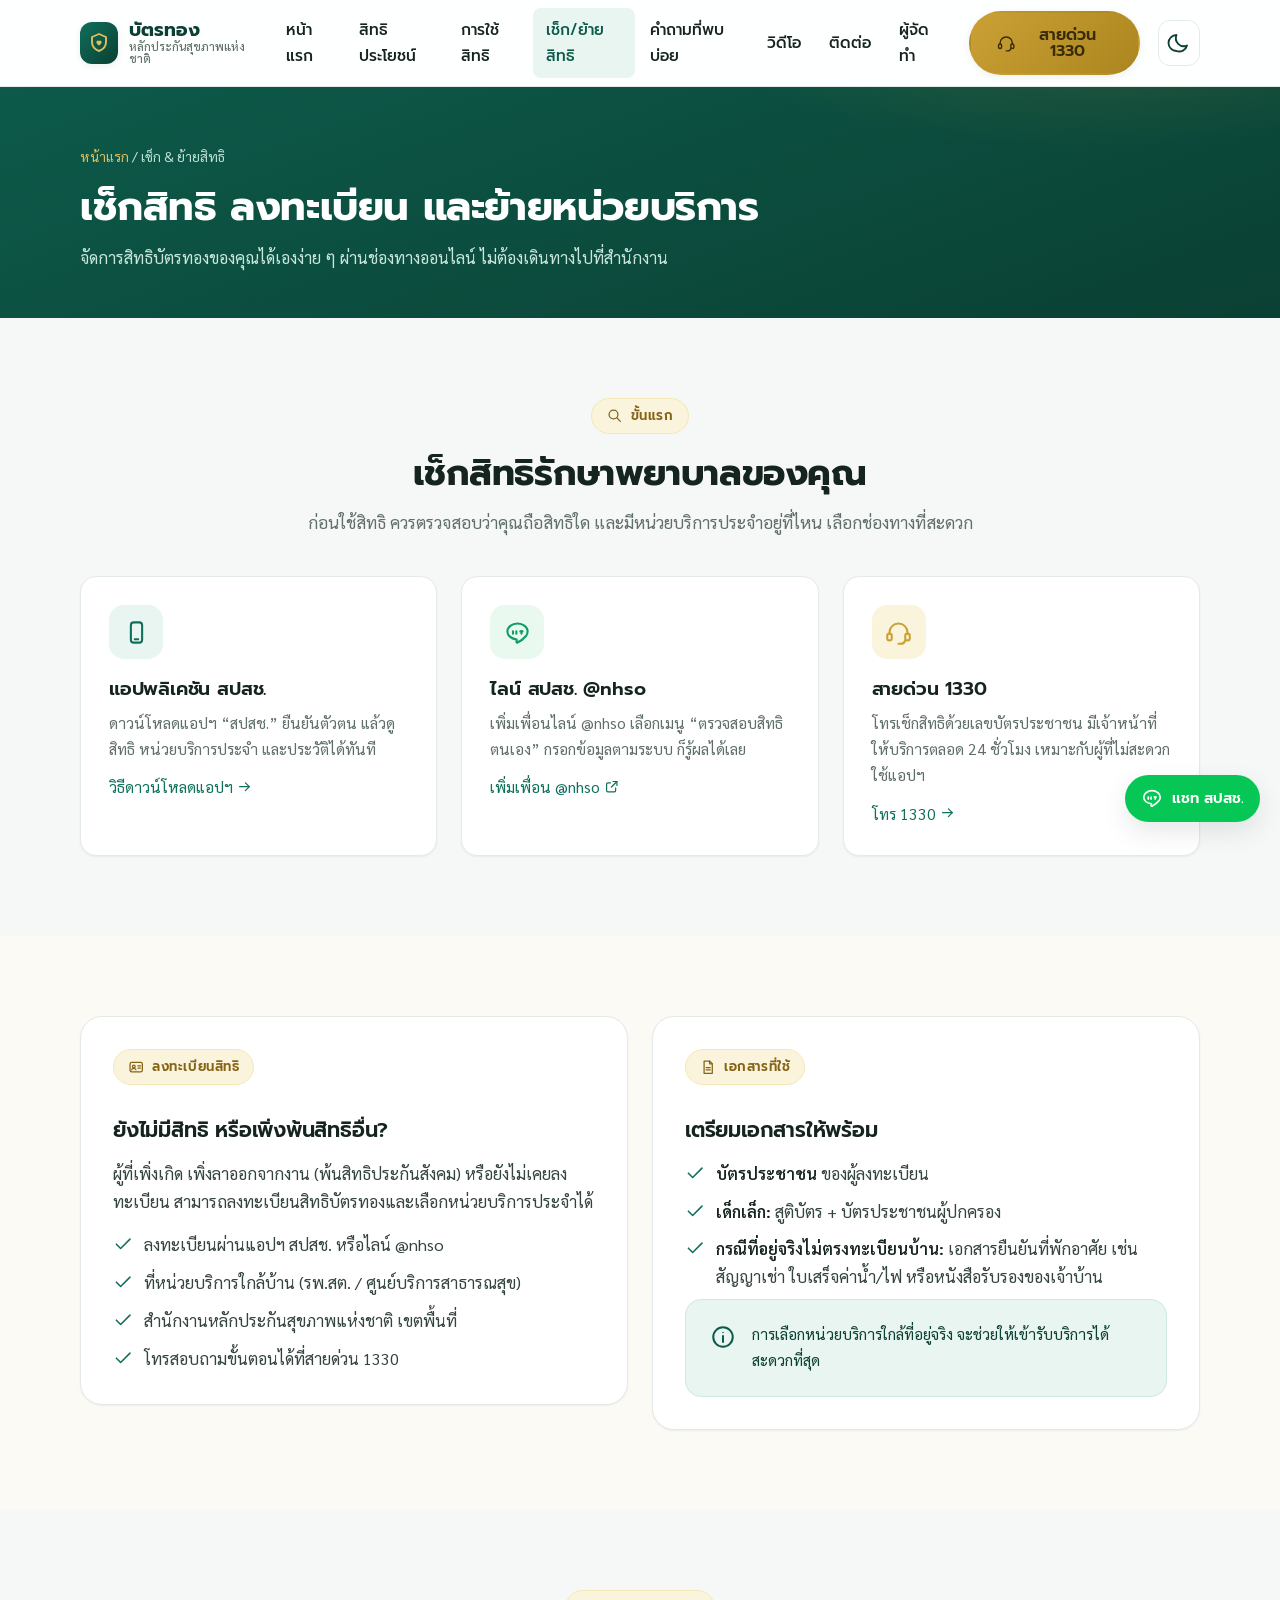
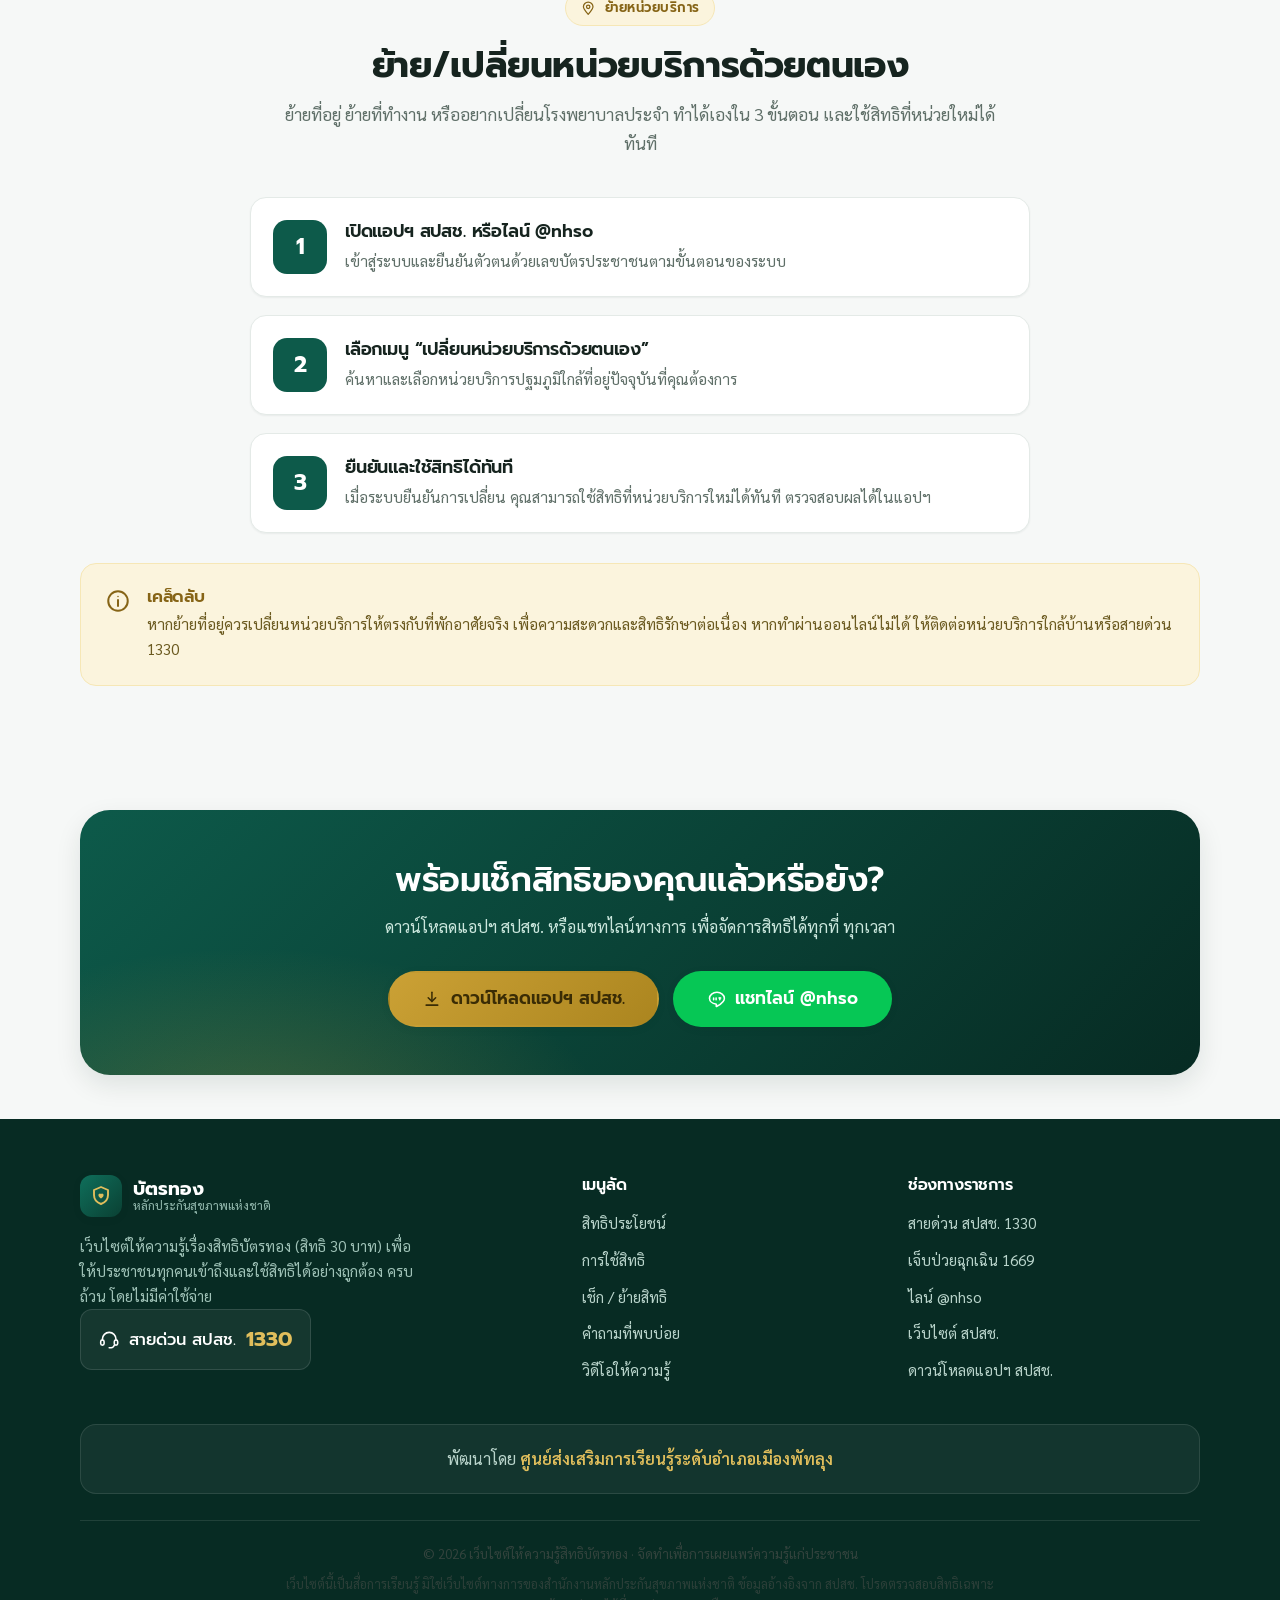
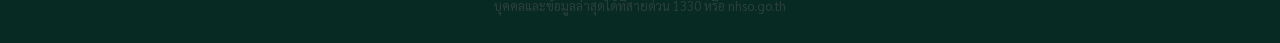
<file: register.html>
<!DOCTYPE html>
<html lang="th">
<head>
    <meta charset="UTF-8">
    <meta name="viewport" content="width=device-width, initial-scale=1.0">
    <title>เช็กสิทธิ &amp; ย้ายหน่วยบริการบัตรทอง | ลงทะเบียนด้วยตนเอง</title>
    <meta name="description" content="วิธีเช็กสิทธิบัตรทอง ลงทะเบียนสิทธิ และเปลี่ยน/ย้ายหน่วยบริการด้วยตนเอง ผ่านแอปฯ สปสช. ไลน์ @nhso และสายด่วน 1330 พร้อมเอกสารที่ต้องใช้">
    <meta name="theme-color" content="#0d5a4a">
    <script>(function(){try{var t=localStorage.getItem("theme")||(window.matchMedia&&matchMedia("(prefers-color-scheme:dark)").matches?"dark":"light");document.documentElement.setAttribute("data-theme",t);}catch(e){}})();</script>
    <link rel="stylesheet" href="style.css?v=20260715d">
</head>
<body>
    <a class="skip-link" href="#main">ข้ามไปยังเนื้อหาหลัก</a>
    <div class="nav-backdrop"></div>

    <header class="site-header">
        <div class="container header-inner">
            <a class="brand" href="index.html" aria-label="บัตรทอง หน้าแรก">
                <span class="brand-mark"><svg class="ic"><use href="#i-shield-heart"></use></svg></span>
                <span class="brand-text"><strong>บัตรทอง</strong><small>หลักประกันสุขภาพแห่งชาติ</small></span>
            </a>
            <nav class="main-nav" aria-label="เมนูหลัก">
                <ul>
                    <li><a href="index.html">หน้าแรก</a></li>
                    <li><a href="benefits.html">สิทธิประโยชน์</a></li>
                    <li><a href="how-to.html">การใช้สิทธิ</a></li>
                    <li><a href="register.html" class="active">เช็ก/ย้ายสิทธิ</a></li>
                    <li><a href="faq.html">คำถามที่พบบ่อย</a></li>
                    <li><a href="video.html">วิดีโอ</a></li>
                    <li><a href="contact.html">ติดต่อ</a></li>
                    <li><a href="about.html">ผู้จัดทำ</a></li>
                    <li class="nav-cta"><a class="btn btn-gold" href="tel:1330"><svg class="ic"><use href="#i-headset"></use></svg> สายด่วน 1330</a></li>
                </ul>
            </nav>
            <a class="btn btn-gold header-cta" href="tel:1330"><svg class="ic"><use href="#i-headset"></use></svg> สายด่วน 1330</a>
            <button class="theme-toggle" type="button" aria-label="สลับเป็นโหมดมืด" aria-pressed="false" title="สลับโหมดสว่าง/มืด">
                <svg class="ic ic-sun"><use href="#i-sun"></use></svg>
                <svg class="ic ic-moon"><use href="#i-moon"></use></svg>
            </button>
            <button class="nav-toggle" aria-label="เปิด/ปิดเมนู" aria-expanded="false">
                <svg class="ic ic-menu"><use href="#i-menu"></use></svg>
                <svg class="ic ic-close"><use href="#i-close"></use></svg>
            </button>
        </div>
    </header>

    <div class="pagehead">
        <div class="container">
            <p class="crumbs"><a href="index.html">หน้าแรก</a> / เช็ก &amp; ย้ายสิทธิ</p>
            <h1>เช็กสิทธิ ลงทะเบียน และย้ายหน่วยบริการ</h1>
            <p>จัดการสิทธิบัตรทองของคุณได้เองง่าย ๆ ผ่านช่องทางออนไลน์ ไม่ต้องเดินทางไปที่สำนักงาน</p>
        </div>
    </div>

    <main id="main">
        <!-- CHECK RIGHTS -->
        <section class="section">
            <div class="container">
                <div class="section-head">
                    <span class="eyebrow"><svg class="ic"><use href="#i-search"></use></svg> ขั้นแรก</span>
                    <h2>เช็กสิทธิรักษาพยาบาลของคุณ</h2>
                    <p>ก่อนใช้สิทธิ ควรตรวจสอบว่าคุณถือสิทธิใด และมีหน่วยบริการประจำอยู่ที่ไหน เลือกช่องทางที่สะดวก</p>
                </div>
                <div class="grid grid-3">
                    <article class="card reveal">
                        <div class="card-icon i-teal"><svg class="ic"><use href="#i-mobile"></use></svg></div>
                        <h3>แอปพลิเคชัน สปสช.</h3>
                        <p>ดาวน์โหลดแอปฯ “สปสช.” ยืนยันตัวตน แล้วดูสิทธิ หน่วยบริการประจำ และประวัติได้ทันที</p>
                        <p style="margin-top:12px"><a href="contact.html">วิธีดาวน์โหลดแอปฯ <svg class="ic" style="width:1em"><use href="#i-arrow-right"></use></svg></a></p>
                    </article>
                    <article class="card reveal">
                        <div class="card-icon i-green"><svg class="ic"><use href="#i-line"></use></svg></div>
                        <h3>ไลน์ สปสช. @nhso</h3>
                        <p>เพิ่มเพื่อนไลน์ @nhso เลือกเมนู “ตรวจสอบสิทธิตนเอง” กรอกข้อมูลตามระบบ ก็รู้ผลได้เลย</p>
                        <p style="margin-top:12px"><a href="https://lin.ee/zzn3pU6" target="_blank" rel="noopener">เพิ่มเพื่อน @nhso <svg class="ic" style="width:1em"><use href="#i-external"></use></svg></a></p>
                    </article>
                    <article class="card reveal">
                        <div class="card-icon i-amber"><svg class="ic"><use href="#i-headset"></use></svg></div>
                        <h3>สายด่วน 1330</h3>
                        <p>โทรเช็กสิทธิด้วยเลขบัตรประชาชน มีเจ้าหน้าที่ให้บริการตลอด 24 ชั่วโมง เหมาะกับผู้ที่ไม่สะดวกใช้แอปฯ</p>
                        <p style="margin-top:12px"><a href="tel:1330">โทร 1330 <svg class="ic" style="width:1em"><use href="#i-arrow-right"></use></svg></a></p>
                    </article>
                </div>
            </div>
        </section>

        <!-- REGISTER -->
        <section class="section bg-warm">
            <div class="container">
                <div class="grid grid-2" style="align-items:start">
                    <div class="prose-card reveal">
                        <span class="eyebrow"><svg class="ic"><use href="#i-id-card"></use></svg> ลงทะเบียนสิทธิ</span>
                        <h3>ยังไม่มีสิทธิ หรือเพิ่งพ้นสิทธิอื่น?</h3>
                        <p>ผู้ที่เพิ่งเกิด เพิ่งลาออกจากงาน (พ้นสิทธิประกันสังคม) หรือยังไม่เคยลงทะเบียน สามารถลงทะเบียนสิทธิบัตรทองและเลือกหน่วยบริการประจำได้</p>
                        <ul class="check">
                            <li><svg class="ic"><use href="#i-check"></use></svg> <span>ลงทะเบียนผ่านแอปฯ สปสช. หรือไลน์ @nhso</span></li>
                            <li><svg class="ic"><use href="#i-check"></use></svg> <span>ที่หน่วยบริการใกล้บ้าน (รพ.สต. / ศูนย์บริการสาธารณสุข)</span></li>
                            <li><svg class="ic"><use href="#i-check"></use></svg> <span>สำนักงานหลักประกันสุขภาพแห่งชาติ เขตพื้นที่</span></li>
                            <li><svg class="ic"><use href="#i-check"></use></svg> <span>โทรสอบถามขั้นตอนได้ที่สายด่วน 1330</span></li>
                        </ul>
                    </div>
                    <div class="prose-card reveal">
                        <span class="eyebrow"><svg class="ic"><use href="#i-doc"></use></svg> เอกสารที่ใช้</span>
                        <h3>เตรียมเอกสารให้พร้อม</h3>
                        <ul class="check">
                            <li><svg class="ic"><use href="#i-check"></use></svg> <span><strong>บัตรประชาชน</strong> ของผู้ลงทะเบียน</span></li>
                            <li><svg class="ic"><use href="#i-check"></use></svg> <span><strong>เด็กเล็ก:</strong> สูติบัตร + บัตรประชาชนผู้ปกครอง</span></li>
                            <li><svg class="ic"><use href="#i-check"></use></svg> <span><strong>กรณีที่อยู่จริงไม่ตรงทะเบียนบ้าน:</strong> เอกสารยืนยันที่พักอาศัย เช่น สัญญาเช่า ใบเสร็จค่าน้ำ/ไฟ หรือหนังสือรับรองของเจ้าบ้าน</span></li>
                        </ul>
                        <div class="callout teal" style="margin-top:8px">
                            <svg class="ic"><use href="#i-info"></use></svg>
                            <div><p>การเลือกหน่วยบริการใกล้ที่อยู่จริง จะช่วยให้เข้ารับบริการได้สะดวกที่สุด</p></div>
                        </div>
                    </div>
                </div>
            </div>
        </section>

        <!-- TRANSFER -->
        <section class="section">
            <div class="container">
                <div class="section-head">
                    <span class="eyebrow"><svg class="ic"><use href="#i-map-pin"></use></svg> ย้ายหน่วยบริการ</span>
                    <h2>ย้าย/เปลี่ยนหน่วยบริการด้วยตนเอง</h2>
                    <p>ย้ายที่อยู่ ย้ายที่ทำงาน หรืออยากเปลี่ยนโรงพยาบาลประจำ ทำได้เองใน 3 ขั้นตอน และใช้สิทธิที่หน่วยใหม่ได้ทันที</p>
                </div>
                <div class="timeline">
                    <div class="tl-item reveal">
                        <div class="tl-num">1</div>
                        <div><h4>เปิดแอปฯ สปสช. หรือไลน์ @nhso</h4><p>เข้าสู่ระบบและยืนยันตัวตนด้วยเลขบัตรประชาชนตามขั้นตอนของระบบ</p></div>
                    </div>
                    <div class="tl-item reveal">
                        <div class="tl-num">2</div>
                        <div><h4>เลือกเมนู “เปลี่ยนหน่วยบริการด้วยตนเอง”</h4><p>ค้นหาและเลือกหน่วยบริการปฐมภูมิใกล้ที่อยู่ปัจจุบันที่คุณต้องการ</p></div>
                    </div>
                    <div class="tl-item reveal">
                        <div class="tl-num">3</div>
                        <div><h4>ยืนยันและใช้สิทธิได้ทันที</h4><p>เมื่อระบบยืนยันการเปลี่ยน คุณสามารถใช้สิทธิที่หน่วยบริการใหม่ได้ทันที ตรวจสอบผลได้ในแอปฯ</p></div>
                    </div>
                </div>
                <div class="callout reveal" style="margin-top:30px">
                    <svg class="ic"><use href="#i-info"></use></svg>
                    <div>
                        <h4>เคล็ดลับ</h4>
                        <p>หากย้ายที่อยู่ควรเปลี่ยนหน่วยบริการให้ตรงกับที่พักอาศัยจริง เพื่อความสะดวกและสิทธิรักษาต่อเนื่อง หากทำผ่านออนไลน์ไม่ได้ ให้ติดต่อหน่วยบริการใกล้บ้านหรือสายด่วน 1330</p>
                    </div>
                </div>
            </div>
        </section>

        <!-- CTA -->
        <section class="section-tight">
            <div class="container">
                <div class="cta-band reveal">
                    <h2>พร้อมเช็กสิทธิของคุณแล้วหรือยัง?</h2>
                    <p>ดาวน์โหลดแอปฯ สปสช. หรือแชทไลน์ทางการ เพื่อจัดการสิทธิได้ทุกที่ ทุกเวลา</p>
                    <div class="hero-actions">
                        <a class="btn btn-gold btn-lg" href="contact.html"><svg class="ic"><use href="#i-download"></use></svg> ดาวน์โหลดแอปฯ สปสช.</a>
                        <a class="btn btn-line btn-lg" href="https://lin.ee/zzn3pU6" target="_blank" rel="noopener"><svg class="ic"><use href="#i-line"></use></svg> แชทไลน์ @nhso</a>
                    </div>
                </div>
            </div>
        </section>
    </main>

    <footer class="site-footer">
        <div class="container">
            <div class="footer-grid">
                <div class="footer-brand">
                    <a class="brand" href="index.html">
                        <span class="brand-mark"><svg class="ic"><use href="#i-shield-heart"></use></svg></span>
                        <span class="brand-text"><strong>บัตรทอง</strong><small>หลักประกันสุขภาพแห่งชาติ</small></span>
                    </a>
                    <p>เว็บไซต์ให้ความรู้เรื่องสิทธิบัตรทอง (สิทธิ 30 บาท) เพื่อให้ประชาชนทุกคนเข้าถึงและใช้สิทธิได้อย่างถูกต้อง ครบถ้วน โดยไม่มีค่าใช้จ่าย</p>
                    <div class="footer-hotline"><svg class="ic"><use href="#i-headset"></use></svg> สายด่วน สปสช. <b>1330</b></div>
                </div>
                <div class="footer-col">
                    <h5>เมนูลัด</h5>
                    <ul>
                        <li><a href="benefits.html">สิทธิประโยชน์</a></li>
                        <li><a href="how-to.html">การใช้สิทธิ</a></li>
                        <li><a href="register.html">เช็ก / ย้ายสิทธิ</a></li>
                        <li><a href="faq.html">คำถามที่พบบ่อย</a></li>
                        <li><a href="video.html">วิดีโอให้ความรู้</a></li>
                    </ul>
                </div>
                <div class="footer-col">
                    <h5>ช่องทางราชการ</h5>
                    <ul>
                        <li><a href="tel:1330">สายด่วน สปสช. 1330</a></li>
                        <li><a href="tel:1669">เจ็บป่วยฉุกเฉิน 1669</a></li>
                        <li><a href="https://lin.ee/zzn3pU6" target="_blank" rel="noopener">ไลน์ @nhso</a></li>
                        <li><a href="https://www.nhso.go.th" target="_blank" rel="noopener">เว็บไซต์ สปสช.</a></li>
                        <li><a href="contact.html">ดาวน์โหลดแอปฯ สปสช.</a></li>
                    </ul>
                </div>
            </div>
            <div class="footer-dev">พัฒนาโดย <strong>ศูนย์ส่งเสริมการเรียนรู้ระดับอำเภอเมืองพัทลุง</strong></div>
            <div class="footer-bottom">
                <p>© 2026 เว็บไซต์ให้ความรู้สิทธิบัตรทอง · จัดทำเพื่อการเผยแพร่ความรู้แก่ประชาชน</p>
                <p class="disclaimer">เว็บไซต์นี้เป็นสื่อการเรียนรู้ มิใช่เว็บไซต์ทางการของสำนักงานหลักประกันสุขภาพแห่งชาติ ข้อมูลอ้างอิงจาก สปสช. โปรดตรวจสอบสิทธิเฉพาะบุคคลและข้อมูลล่าสุดได้ที่สายด่วน 1330 หรือ nhso.go.th</p>
            </div>
        </div>
    </footer>

    <button class="to-top" aria-label="กลับขึ้นด้านบน"><svg class="ic"><use href="#i-arrow-up"></use></svg></button>
    <a class="float-line" href="https://lin.ee/zzn3pU6" target="_blank" rel="noopener" aria-label="แชทไลน์ สปสช."><svg class="ic"><use href="#i-line"></use></svg><span class="lbl">แชท สปสช.</span></a>

    <script src="script.js?v=20260715d"></script>
</body>
</html>
</file>
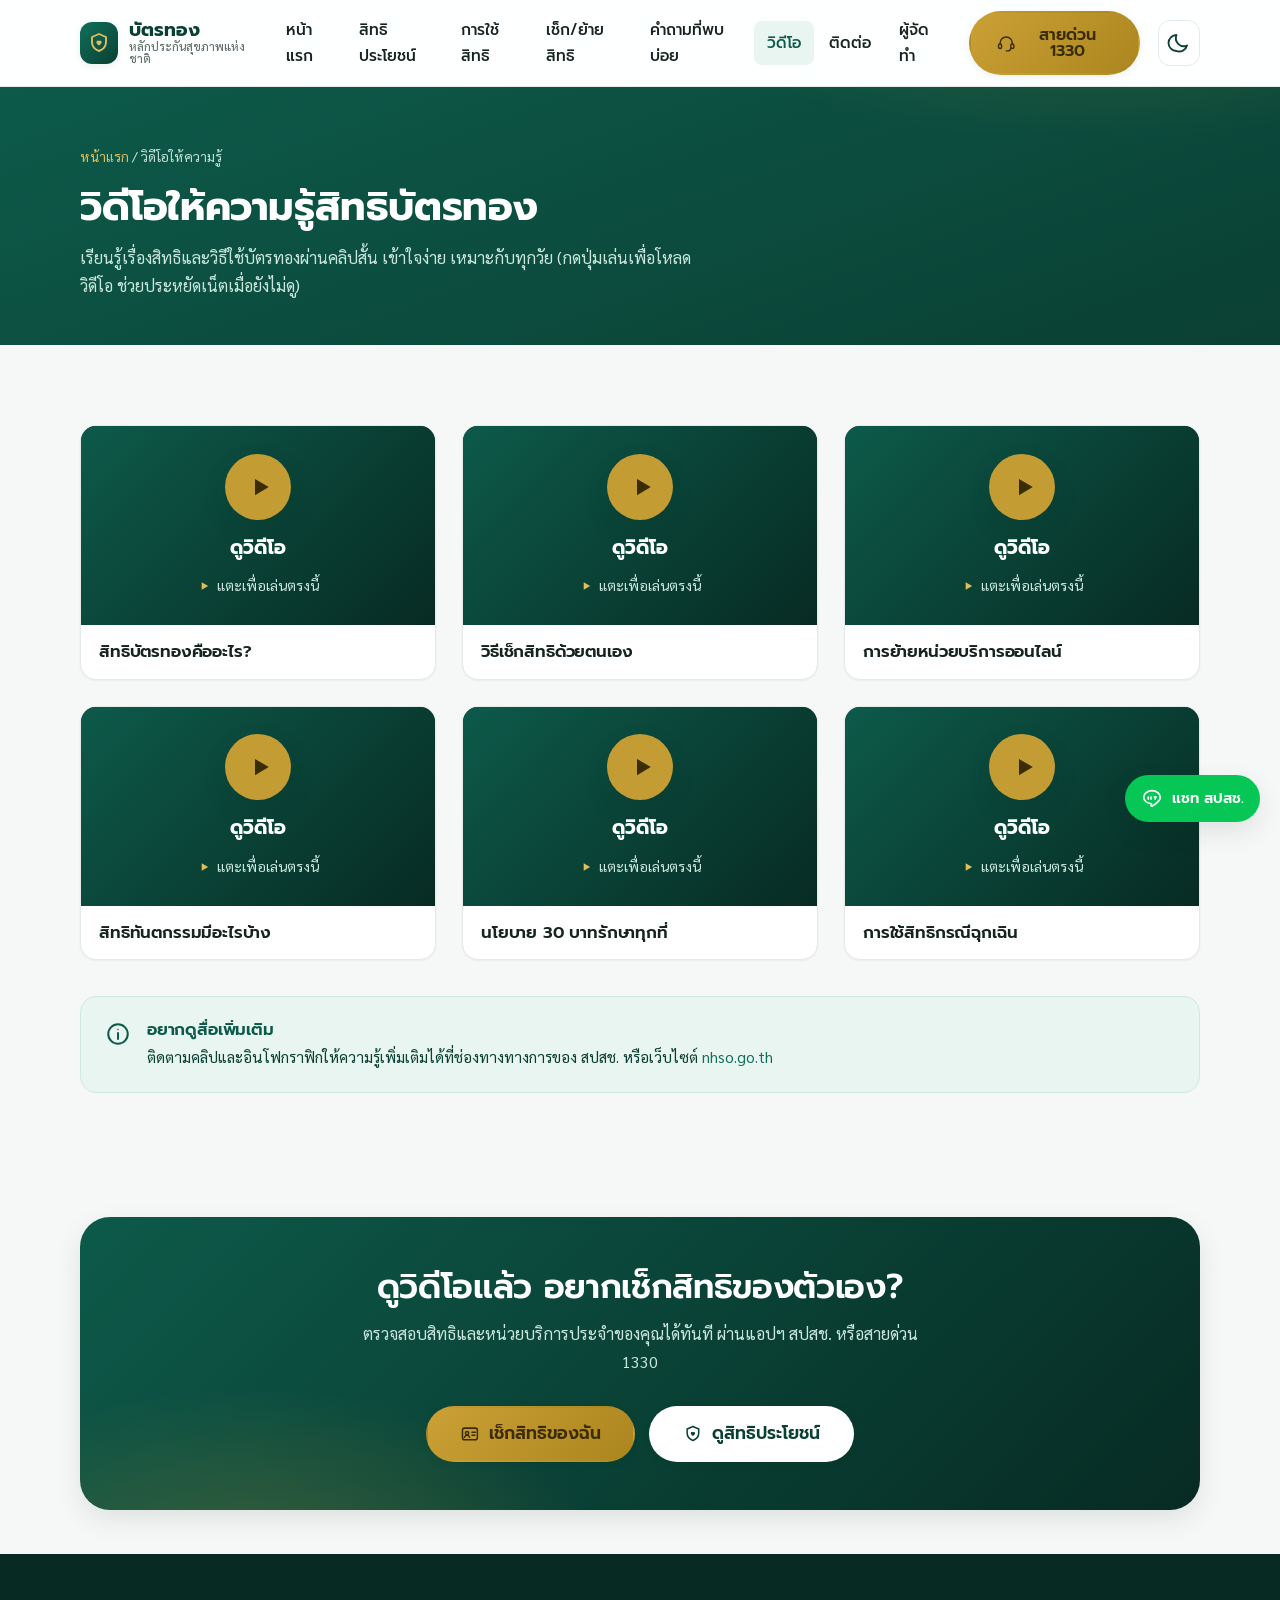
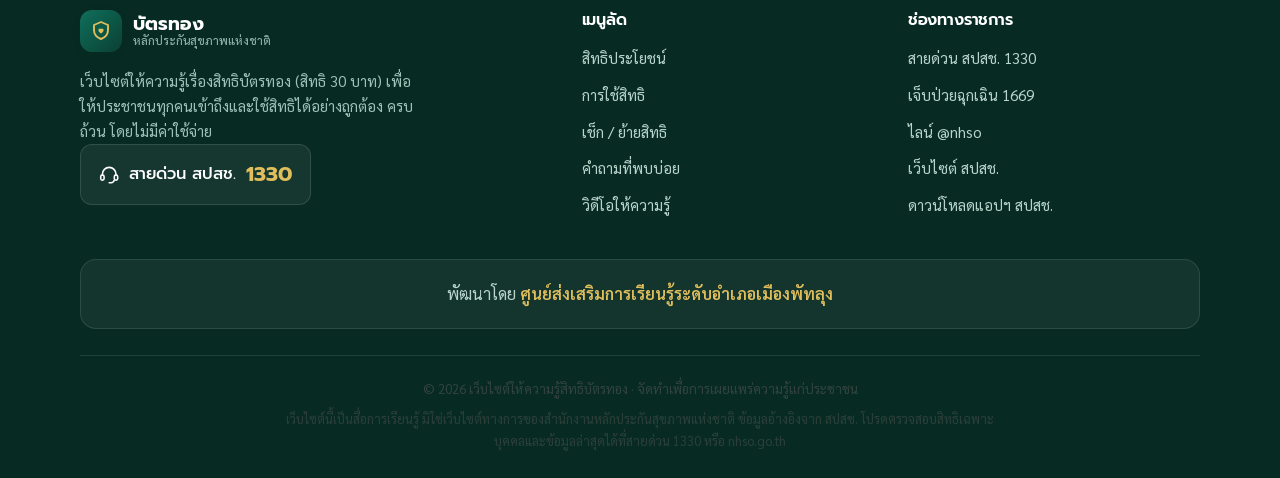
<file: video.html>
<!DOCTYPE html>
<html lang="th">
<head>
    <meta charset="UTF-8">
    <meta name="viewport" content="width=device-width, initial-scale=1.0">
    <title>วิดีโอให้ความรู้สิทธิบัตรทอง | เข้าใจง่ายทุกวัย</title>
    <meta name="description" content="รวมคลิปวิดีโอให้ความรู้เรื่องสิทธิบัตรทอง: บัตรทองคืออะไร วิธีเช็กสิทธิ ย้ายหน่วยบริการออนไลน์ สิทธิทันตกรรม และการใช้สิทธิกรณีฉุกเฉิน">
    <meta name="theme-color" content="#0d5a4a">
    <script>(function(){try{var t=localStorage.getItem("theme")||(window.matchMedia&&matchMedia("(prefers-color-scheme:dark)").matches?"dark":"light");document.documentElement.setAttribute("data-theme",t);}catch(e){}})();</script>
    <link rel="stylesheet" href="style.css?v=20260715d">
</head>
<body>
    <a class="skip-link" href="#main">ข้ามไปยังเนื้อหาหลัก</a>
    <div class="nav-backdrop"></div>

    <header class="site-header">
        <div class="container header-inner">
            <a class="brand" href="index.html" aria-label="บัตรทอง หน้าแรก">
                <span class="brand-mark"><svg class="ic"><use href="#i-shield-heart"></use></svg></span>
                <span class="brand-text"><strong>บัตรทอง</strong><small>หลักประกันสุขภาพแห่งชาติ</small></span>
            </a>
            <nav class="main-nav" aria-label="เมนูหลัก">
                <ul>
                    <li><a href="index.html">หน้าแรก</a></li>
                    <li><a href="benefits.html">สิทธิประโยชน์</a></li>
                    <li><a href="how-to.html">การใช้สิทธิ</a></li>
                    <li><a href="register.html">เช็ก/ย้ายสิทธิ</a></li>
                    <li><a href="faq.html">คำถามที่พบบ่อย</a></li>
                    <li><a href="video.html" class="active">วิดีโอ</a></li>
                    <li><a href="contact.html">ติดต่อ</a></li>
                    <li><a href="about.html">ผู้จัดทำ</a></li>
                    <li class="nav-cta"><a class="btn btn-gold" href="tel:1330"><svg class="ic"><use href="#i-headset"></use></svg> สายด่วน 1330</a></li>
                </ul>
            </nav>
            <a class="btn btn-gold header-cta" href="tel:1330"><svg class="ic"><use href="#i-headset"></use></svg> สายด่วน 1330</a>
            <button class="theme-toggle" type="button" aria-label="สลับเป็นโหมดมืด" aria-pressed="false" title="สลับโหมดสว่าง/มืด">
                <svg class="ic ic-sun"><use href="#i-sun"></use></svg>
                <svg class="ic ic-moon"><use href="#i-moon"></use></svg>
            </button>
            <button class="nav-toggle" aria-label="เปิด/ปิดเมนู" aria-expanded="false">
                <svg class="ic ic-menu"><use href="#i-menu"></use></svg>
                <svg class="ic ic-close"><use href="#i-close"></use></svg>
            </button>
        </div>
    </header>

    <div class="pagehead">
        <div class="container">
            <p class="crumbs"><a href="index.html">หน้าแรก</a> / วิดีโอให้ความรู้</p>
            <h1>วิดีโอให้ความรู้สิทธิบัตรทอง</h1>
            <p>เรียนรู้เรื่องสิทธิและวิธีใช้บัตรทองผ่านคลิปสั้น เข้าใจง่าย เหมาะกับทุกวัย (กดปุ่มเล่นเพื่อโหลดวิดีโอ ช่วยประหยัดเน็ตเมื่อยังไม่ดู)</p>
        </div>
    </div>

    <main id="main">
        <section class="section">
            <div class="container">
                <div class="video-grid">
                    <article class="video-card reveal">
                        <div class="video-frame" data-yt="YgDFzQ6EGzA" data-title="สิทธิบัตรทองคืออะไร" role="button" tabindex="0" aria-label="เล่นวิดีโอ สิทธิบัตรทองคืออะไร">
                            <div class="video-poster">
                                <span class="play"><svg class="ic"><use href="#i-play"></use></svg></span>
                                <b class="video-cta-title">ดูวิดีโอ</b>
                                <span class="video-cta-sub"><svg class="ic"><use href="#i-play"></use></svg> แตะเพื่อเล่นตรงนี้</span>
                            </div>
                        </div>
                        <h4>สิทธิบัตรทองคืออะไร?</h4>
                    </article>

                    <article class="video-card reveal">
                        <div class="video-frame" data-yt="j5DueV_IBgQ" data-title="วิธีเช็กสิทธิด้วยตนเอง" role="button" tabindex="0" aria-label="เล่นวิดีโอ วิธีเช็กสิทธิด้วยตนเอง">
                            <div class="video-poster">
                                <span class="play"><svg class="ic"><use href="#i-play"></use></svg></span>
                                <b class="video-cta-title">ดูวิดีโอ</b>
                                <span class="video-cta-sub"><svg class="ic"><use href="#i-play"></use></svg> แตะเพื่อเล่นตรงนี้</span>
                            </div>
                        </div>
                        <h4>วิธีเช็กสิทธิด้วยตนเอง</h4>
                    </article>

                    <article class="video-card reveal">
                        <div class="video-frame" data-yt="y0ibYZh1oFU" data-title="การย้ายหน่วยบริการออนไลน์" role="button" tabindex="0" aria-label="เล่นวิดีโอ การย้ายหน่วยบริการออนไลน์">
                            <div class="video-poster">
                                <span class="play"><svg class="ic"><use href="#i-play"></use></svg></span>
                                <b class="video-cta-title">ดูวิดีโอ</b>
                                <span class="video-cta-sub"><svg class="ic"><use href="#i-play"></use></svg> แตะเพื่อเล่นตรงนี้</span>
                            </div>
                        </div>
                        <h4>การย้ายหน่วยบริการออนไลน์</h4>
                    </article>

                    <article class="video-card reveal">
                        <div class="video-frame" data-yt="Xp_QppYkHcE" data-title="สิทธิทันตกรรมมีอะไรบ้าง" role="button" tabindex="0" aria-label="เล่นวิดีโอ สิทธิทันตกรรมมีอะไรบ้าง">
                            <div class="video-poster">
                                <span class="play"><svg class="ic"><use href="#i-play"></use></svg></span>
                                <b class="video-cta-title">ดูวิดีโอ</b>
                                <span class="video-cta-sub"><svg class="ic"><use href="#i-play"></use></svg> แตะเพื่อเล่นตรงนี้</span>
                            </div>
                        </div>
                        <h4>สิทธิทันตกรรมมีอะไรบ้าง</h4>
                    </article>

                    <article class="video-card reveal">
                        <div class="video-frame" data-yt="S7QpRvTinuU" data-title="นโยบาย 30 บาทรักษาทุกที่" role="button" tabindex="0" aria-label="เล่นวิดีโอ นโยบาย 30 บาทรักษาทุกที่">
                            <div class="video-poster">
                                <span class="play"><svg class="ic"><use href="#i-play"></use></svg></span>
                                <b class="video-cta-title">ดูวิดีโอ</b>
                                <span class="video-cta-sub"><svg class="ic"><use href="#i-play"></use></svg> แตะเพื่อเล่นตรงนี้</span>
                            </div>
                        </div>
                        <h4>นโยบาย 30 บาทรักษาทุกที่</h4>
                    </article>

                    <article class="video-card reveal">
                        <div class="video-frame" data-yt="blEsI0j4mF4" data-title="การใช้สิทธิกรณีฉุกเฉิน" role="button" tabindex="0" aria-label="เล่นวิดีโอ การใช้สิทธิกรณีฉุกเฉิน">
                            <div class="video-poster">
                                <span class="play"><svg class="ic"><use href="#i-play"></use></svg></span>
                                <b class="video-cta-title">ดูวิดีโอ</b>
                                <span class="video-cta-sub"><svg class="ic"><use href="#i-play"></use></svg> แตะเพื่อเล่นตรงนี้</span>
                            </div>
                        </div>
                        <h4>การใช้สิทธิกรณีฉุกเฉิน</h4>
                    </article>
                </div>

                <div class="callout teal reveal" style="margin-top:36px">
                    <svg class="ic"><use href="#i-info"></use></svg>
                    <div>
                        <h4>อยากดูสื่อเพิ่มเติม</h4>
                        <p>ติดตามคลิปและอินโฟกราฟิกให้ความรู้เพิ่มเติมได้ที่ช่องทางทางการของ สปสช. หรือเว็บไซต์ <a href="https://www.nhso.go.th" target="_blank" rel="noopener">nhso.go.th</a></p>
                    </div>
                </div>
            </div>
        </section>

        <section class="section-tight">
            <div class="container">
                <div class="cta-band reveal">
                    <h2>ดูวิดีโอแล้ว อยากเช็กสิทธิของตัวเอง?</h2>
                    <p>ตรวจสอบสิทธิและหน่วยบริการประจำของคุณได้ทันที ผ่านแอปฯ สปสช. หรือสายด่วน 1330</p>
                    <div class="hero-actions">
                        <a class="btn btn-gold btn-lg" href="register.html"><svg class="ic"><use href="#i-id-card"></use></svg> เช็กสิทธิของฉัน</a>
                        <a class="btn btn-light btn-lg" href="benefits.html"><svg class="ic"><use href="#i-shield-heart"></use></svg> ดูสิทธิประโยชน์</a>
                    </div>
                </div>
            </div>
        </section>
    </main>

    <footer class="site-footer">
        <div class="container">
            <div class="footer-grid">
                <div class="footer-brand">
                    <a class="brand" href="index.html">
                        <span class="brand-mark"><svg class="ic"><use href="#i-shield-heart"></use></svg></span>
                        <span class="brand-text"><strong>บัตรทอง</strong><small>หลักประกันสุขภาพแห่งชาติ</small></span>
                    </a>
                    <p>เว็บไซต์ให้ความรู้เรื่องสิทธิบัตรทอง (สิทธิ 30 บาท) เพื่อให้ประชาชนทุกคนเข้าถึงและใช้สิทธิได้อย่างถูกต้อง ครบถ้วน โดยไม่มีค่าใช้จ่าย</p>
                    <div class="footer-hotline"><svg class="ic"><use href="#i-headset"></use></svg> สายด่วน สปสช. <b>1330</b></div>
                </div>
                <div class="footer-col">
                    <h5>เมนูลัด</h5>
                    <ul>
                        <li><a href="benefits.html">สิทธิประโยชน์</a></li>
                        <li><a href="how-to.html">การใช้สิทธิ</a></li>
                        <li><a href="register.html">เช็ก / ย้ายสิทธิ</a></li>
                        <li><a href="faq.html">คำถามที่พบบ่อย</a></li>
                        <li><a href="video.html">วิดีโอให้ความรู้</a></li>
                    </ul>
                </div>
                <div class="footer-col">
                    <h5>ช่องทางราชการ</h5>
                    <ul>
                        <li><a href="tel:1330">สายด่วน สปสช. 1330</a></li>
                        <li><a href="tel:1669">เจ็บป่วยฉุกเฉิน 1669</a></li>
                        <li><a href="https://lin.ee/zzn3pU6" target="_blank" rel="noopener">ไลน์ @nhso</a></li>
                        <li><a href="https://www.nhso.go.th" target="_blank" rel="noopener">เว็บไซต์ สปสช.</a></li>
                        <li><a href="contact.html">ดาวน์โหลดแอปฯ สปสช.</a></li>
                    </ul>
                </div>
            </div>
            <div class="footer-dev">พัฒนาโดย <strong>ศูนย์ส่งเสริมการเรียนรู้ระดับอำเภอเมืองพัทลุง</strong></div>
            <div class="footer-bottom">
                <p>© 2026 เว็บไซต์ให้ความรู้สิทธิบัตรทอง · จัดทำเพื่อการเผยแพร่ความรู้แก่ประชาชน</p>
                <p class="disclaimer">เว็บไซต์นี้เป็นสื่อการเรียนรู้ มิใช่เว็บไซต์ทางการของสำนักงานหลักประกันสุขภาพแห่งชาติ ข้อมูลอ้างอิงจาก สปสช. โปรดตรวจสอบสิทธิเฉพาะบุคคลและข้อมูลล่าสุดได้ที่สายด่วน 1330 หรือ nhso.go.th</p>
            </div>
        </div>
    </footer>

    <button class="to-top" aria-label="กลับขึ้นด้านบน"><svg class="ic"><use href="#i-arrow-up"></use></svg></button>
    <a class="float-line" href="https://lin.ee/zzn3pU6" target="_blank" rel="noopener" aria-label="แชทไลน์ สปสช."><svg class="ic"><use href="#i-line"></use></svg><span class="lbl">แชท สปสช.</span></a>

    <script src="script.js?v=20260715d"></script>
</body>
</html>
</file>
<file: style.css>
@import url("assets/fonts.css");

/* =========================================================================
   บัตรทอง – หลักประกันสุขภาพแห่งชาติ | Design System
   ระบบสี: เขียวหมอ (ความน่าเชื่อถือ/สุขภาพ) + ทอง (อัตลักษณ์บัตรทอง)
   Mobile-first, self-hosted fonts, dependency-free
   ========================================================================= */

/* ---------- 1) Design tokens ---------- */
:root {
    /* Brand – teal/green */
    --teal-50:  #e9f5f0;
    --teal-100: #cfe9e0;
    --teal-500: #14866e;
    --teal-600: #0f6f5b;
    --teal-700: #0d5a4a;
    --teal-800: #0a4033;
    --teal-900: #072b23;

    /* Accent – gold */
    --gold-50:  #fbf4dd;
    --gold-100: #f6e7b6;
    --gold-400: #e0be5c;
    --gold-500: #cba135;
    --gold-600: #ab851f;
    --gold-700: #866416;

    /* Category tints */
    --blue:   #2563eb;  --blue-bg:   #eef3ff;
    --green:  #0f9d63;  --green-bg:  #e9f9f0;
    --amber:  #cba135;  --amber-bg:  #fbf4dd;
    --rose:   #e11d48;  --rose-bg:   #fff0f2;
    --violet: #7c3aed;  --violet-bg: #f4efff;
    --cyan:   #0e7c98;  --cyan-bg:   #e7f6fa;

    /* Neutrals */
    --ink:        #16241f;
    --body:       #33433d;
    --muted:      #5f6f68;
    --line:       #e4eae7;
    --line-soft:  #eef2f0;
    --bg:         #f6f8f7;
    --bg-warm:    #fbfaf5;
    --surface:    #ffffff;

    /* Typography */
    --f-head: "Prompt", "Sarabun", system-ui, sans-serif;
    --f-body: "Sarabun", "Prompt", system-ui, sans-serif;

    /* Radius */
    --r-xs: 8px;
    --r-sm: 12px;
    --r-md: 16px;
    --r-lg: 22px;
    --r-xl: 30px;
    --r-pill: 999px;

    /* Shadow */
    --sh-xs: 0 1px 2px rgba(9, 40, 33, .06);
    --sh-sm: 0 2px 8px rgba(9, 40, 33, .07);
    --sh-md: 0 10px 26px rgba(9, 40, 33, .10);
    --sh-lg: 0 22px 50px rgba(9, 40, 33, .14);

    /* Layout */
    --container: 1160px;
    --nav-h: 68px;

    --ease: cubic-bezier(.22, .61, .36, 1);
}

/* ---------- 2) Reset / base ---------- */
*, *::before, *::after { margin: 0; padding: 0; box-sizing: border-box; }

html { scroll-behavior: smooth; -webkit-text-size-adjust: 100%; overflow-x: hidden; }

body {
    font-family: var(--f-body);
    color: var(--body);
    background: var(--bg);
    line-height: 1.7;
    font-size: 1.02rem;
    font-weight: 400;
    -webkit-font-smoothing: antialiased;
    text-rendering: optimizeLegibility;
    overflow-x: hidden;
}

h1, h2, h3, h4, h5 {
    font-family: var(--f-head);
    color: var(--ink);
    line-height: 1.28;
    font-weight: 600;
    letter-spacing: -0.01em;
}

p { color: var(--body); }
a  { color: var(--teal-600); text-decoration: none; transition: color .2s var(--ease); }
a:hover { color: var(--teal-800); }
img { max-width: 100%; display: block; }
ul { list-style: none; }
strong { font-weight: 600; color: var(--ink); }

:focus-visible {
    outline: 3px solid var(--gold-500);
    outline-offset: 2px;
    border-radius: 4px;
}

/* Skip link (a11y) */
.skip-link {
    position: absolute;
    left: 12px; top: -60px;
    background: var(--teal-700);
    color: #fff;
    padding: 10px 18px;
    border-radius: var(--r-xs);
    z-index: 2000;
    transition: top .2s var(--ease);
}
.skip-link:focus { top: 12px; color: #fff; }

/* ---------- 3) Layout helpers ---------- */
.container { width: 100%; max-width: var(--container); margin-inline: auto; padding-inline: 20px; }
.section  { padding: 64px 0; }
.section-tight { padding: 44px 0; }
.bg-soft  { background: var(--bg); }
.bg-warm  { background: var(--bg-warm); }
.bg-teal  { background: var(--teal-800); color: #eaf5f1; }
.center   { text-align: center; }

.eyebrow {
    display: inline-flex;
    align-items: center;
    gap: 8px;
    font-family: var(--f-head);
    font-weight: 600;
    font-size: .82rem;
    letter-spacing: .04em;
    color: var(--gold-700);
    background: var(--gold-50);
    border: 1px solid var(--gold-100);
    padding: 6px 14px;
    border-radius: var(--r-pill);
    margin-bottom: 16px;
}
.bg-teal .eyebrow { color: var(--gold-400); background: rgba(255,255,255,.08); border-color: rgba(255,255,255,.14); }

.section-head { max-width: 720px; margin: 0 auto 40px; text-align: center; }
.section-head h2 { font-size: clamp(1.55rem, 4.2vw, 2.25rem); font-weight: 700; }
.section-head p  { margin-top: 12px; color: var(--muted); font-size: 1.05rem; }
.bg-teal .section-head h2 { color: #fff; }
.bg-teal .section-head p  { color: #bfe0d5; }

/* Icons */
.ic { width: 1.25em; height: 1.25em; fill: none; stroke: currentColor; stroke-width: 1.85; stroke-linecap: round; stroke-linejoin: round; flex: none; vertical-align: -0.18em; }
.ic-fill { fill: currentColor; stroke: none; }

/* ---------- 4) Buttons ---------- */
.btn {
    --btn-bg: var(--teal-700);
    --btn-fg: #fff;
    display: inline-flex;
    align-items: center;
    justify-content: center;
    gap: 9px;
    font-family: var(--f-head);
    font-weight: 600;
    font-size: 1rem;
    line-height: 1;
    padding: 14px 26px;
    border-radius: var(--r-pill);
    border: 2px solid transparent;
    background: var(--btn-bg);
    color: var(--btn-fg);
    cursor: pointer;
    transition: transform .18s var(--ease), box-shadow .18s var(--ease), background .18s var(--ease);
    box-shadow: var(--sh-sm);
    text-align: center;
}
.btn:hover { transform: translateY(-2px); box-shadow: var(--sh-md); color: var(--btn-fg); }
.btn .ic { width: 1.15em; height: 1.15em; }
.btn-gold  { --btn-bg: linear-gradient(135deg, var(--gold-500), var(--gold-600)); --btn-fg: #3a2c05; color: #3a2c05; }
.btn-gold:hover { color: #3a2c05; }
.btn-ghost { --btn-bg: transparent; --btn-fg: var(--teal-700); border-color: var(--teal-100); box-shadow: none; }
.btn-ghost:hover { background: var(--teal-50); color: var(--teal-800); }
.btn-light { --btn-bg: #fff; --btn-fg: var(--teal-800); }
.btn-line  { --btn-bg: #06c755; --btn-fg: #fff; }
.btn-lg    { padding: 16px 32px; font-size: 1.08rem; }
.btn-block { display: flex; width: 100%; }

/* ---------- 5) Header / Nav ---------- */
.site-header {
    position: sticky;
    top: 0;
    z-index: 1000;
    background: rgba(255,255,255,.9);
    backdrop-filter: saturate(180%) blur(12px);
    border-bottom: 1px solid var(--line);
    transition: box-shadow .25s var(--ease);
}
.site-header.scrolled { box-shadow: var(--sh-sm); }
.header-inner {
    display: flex;
    align-items: center;
    gap: 18px;
    min-height: var(--nav-h);
    padding-block: 8px;
}

.brand { display: inline-flex; align-items: center; gap: 11px; margin-right: auto; }
.brand-mark {
    display: grid;
    place-items: center;
    width: 42px; height: 42px;
    border-radius: 12px;
    background: linear-gradient(135deg, var(--teal-600), var(--teal-800));
    color: var(--gold-400);
    box-shadow: var(--sh-sm);
}
.brand-mark .ic { width: 24px; height: 24px; stroke-width: 1.9; }
.brand-text { display: flex; flex-direction: column; line-height: 1.1; }
.brand-text strong { font-family: var(--f-head); font-weight: 700; font-size: 1.16rem; color: var(--teal-800); letter-spacing: 0; }
.brand-text small  { font-size: .72rem; color: var(--muted); font-weight: 500; }

.main-nav ul { display: flex; align-items: center; gap: 2px; }
.main-nav a {
    display: block;
    font-family: var(--f-head);
    font-weight: 500;
    font-size: .96rem;
    color: var(--ink);
    padding: 9px 13px;
    border-radius: var(--r-xs);
    transition: background .18s var(--ease), color .18s var(--ease);
}
.main-nav a:hover { background: var(--teal-50); color: var(--teal-700); }
.main-nav a.active { color: var(--teal-700); background: var(--teal-50); }

.header-cta { display: inline-flex; }
/* The in-drawer CTA is for mobile only; desktop uses .header-cta (avoids a duplicate button) */
.main-nav .nav-cta { display: none; }
.nav-toggle {
    display: none;
    position: relative;
    z-index: 1001; /* keep the toggle (and its close icon) above the open drawer */
    width: 46px; height: 46px;
    align-items: center; justify-content: center;
    border: 1px solid var(--line);
    border-radius: 12px;
    background: #fff;
    color: var(--teal-800);
    cursor: pointer;
}
.nav-toggle .ic { width: 26px; height: 26px; }
.nav-toggle .ic-close { display: none; }
body.nav-open .nav-toggle .ic-menu  { display: none; }
body.nav-open .nav-toggle .ic-close { display: block; }

/* Dark / light theme toggle (sits next to the hamburger, always visible) */
.theme-toggle {
    display: inline-flex;
    position: relative;
    z-index: 1001;
    width: 46px; height: 46px;
    align-items: center; justify-content: center;
    border: 1px solid var(--line);
    border-radius: 12px;
    background: var(--surface);
    color: var(--teal-800);
    cursor: pointer;
    transition: background .18s var(--ease), color .18s var(--ease), border-color .18s var(--ease);
}
.theme-toggle:hover { background: var(--teal-50); color: var(--teal-700); }
.theme-toggle .ic { width: 24px; height: 24px; }
.theme-toggle .ic-sun { display: none; }
.theme-toggle .ic-moon { display: block; }
:root[data-theme="dark"] .theme-toggle .ic-sun { display: block; }
:root[data-theme="dark"] .theme-toggle .ic-moon { display: none; }

.nav-backdrop {
    position: fixed; inset: 0;
    background: rgba(9, 40, 33, .45);
    opacity: 0; visibility: hidden;
    transition: opacity .25s var(--ease);
    z-index: 990;
}
body.nav-open .nav-backdrop { opacity: 1; visibility: visible; }

/* ---------- 6) Hero ---------- */
.hero {
    position: relative;
    color: #eaf7f2;
    background:
        radial-gradient(1100px 500px at 78% -10%, rgba(203,161,53,.30), transparent 60%),
        linear-gradient(160deg, var(--teal-700) 0%, var(--teal-800) 45%, var(--teal-900) 100%);
    overflow: hidden;
}
.hero::before {
    content: "";
    position: absolute; inset: 0;
    background-image: url("data:image/svg+xml,%3Csvg xmlns='http://www.w3.org/2000/svg' width='60' height='60' viewBox='0 0 60 60'%3E%3Cg fill='none' stroke='%23ffffff' stroke-opacity='0.05' stroke-width='2'%3E%3Cpath d='M30 20v20M20 30h20'/%3E%3C/g%3E%3C/svg%3E");
    opacity: .7;
    pointer-events: none;
}
.hero-inner {
    position: relative;
    display: grid;
    gap: 40px;
    align-items: center;
    /* padding-block only — keep .container's horizontal gutter (padding-inline) intact */
    padding-block: 62px 72px;
}
.hero-badge {
    display: inline-flex; align-items: center; gap: 8px;
    background: rgba(255,255,255,.1);
    border: 1px solid rgba(255,255,255,.18);
    color: var(--gold-400);
    font-family: var(--f-head); font-weight: 600; font-size: .84rem;
    padding: 7px 16px; border-radius: var(--r-pill);
    margin-bottom: 20px;
}
.hero h1 {
    color: #fff;
    font-size: clamp(2rem, 6.4vw, 3.25rem);
    font-weight: 700;
    line-height: 1.2;
    letter-spacing: -0.02em;
}
.hero h1 .accent { color: var(--gold-400); }
.hero-lead { margin-top: 18px; font-size: clamp(1.02rem, 2.4vw, 1.2rem); color: #cbe7dd; max-width: 560px; }
.hero-actions { margin-top: 30px; display: flex; flex-wrap: wrap; gap: 14px; }
.hero-trust { margin-top: 30px; display: flex; flex-wrap: wrap; gap: 22px; font-size: .92rem; color: #bfe0d5; }
.hero-trust span { display: inline-flex; align-items: center; gap: 8px; }
.hero-trust .ic { color: var(--gold-400); }

/* Keep the two hero buttons on one row on phones; scale them down so they never overflow */
@media (max-width: 560px) {
    .hero .hero-actions { flex-wrap: nowrap; gap: 10px; }
    .hero .hero-actions .btn { flex: 1 1 0; min-width: 0; padding: 14px 12px; font-size: .92rem; white-space: nowrap; }
    .hero .hero-actions .btn .ic { width: 1.05em; height: 1.05em; }
}
@media (max-width: 400px) {
    .hero .hero-actions { gap: 8px; }
    .hero .hero-actions .btn { padding: 13px 8px; font-size: .84rem; }
    .hero .hero-actions .btn .ic { display: none; }
}

/* Hero side card */
.hero-card {
    background: rgba(255,255,255,.97);
    color: var(--ink);
    border-radius: var(--r-lg);
    padding: 26px;
    box-shadow: var(--sh-lg);
}
.hero-card h3 { font-size: 1.15rem; display: flex; align-items: center; gap: 10px; }
.hero-card h3 .ic { color: var(--teal-600); }
.hero-card .card-list { margin-top: 16px; display: grid; gap: 12px; }
.hero-card .card-list li { display: flex; gap: 11px; align-items: flex-start; font-size: .96rem; color: var(--body); }
.hero-card .card-list .ic { color: var(--teal-600); margin-top: 3px; }
.hero-card .card-note { margin-top: 18px; padding-top: 16px; border-top: 1px dashed var(--line); font-size: .86rem; color: var(--muted); }

/* ---------- 7) Stats strip ---------- */
.stats {
    display: grid;
    grid-template-columns: repeat(2, 1fr);
    gap: 1px;
    background: var(--line);
    border: 1px solid var(--line);
    border-radius: var(--r-lg);
    overflow: hidden;
    box-shadow: var(--sh-sm);
}
.stat { background: var(--surface); padding: 26px 20px; text-align: center; }
.stat b { display: block; font-family: var(--f-head); font-weight: 700; font-size: clamp(1.6rem, 5vw, 2.3rem); color: var(--teal-700); line-height: 1.1; }
.stat span { font-size: .9rem; color: var(--muted); }

/* ---------- 8) Cards ---------- */
.grid { display: grid; gap: 24px; }
.grid-2 { grid-template-columns: 1fr; }
.grid-3 { grid-template-columns: 1fr; }
.grid-4 { grid-template-columns: 1fr; }

.card {
    background: var(--surface);
    border: 1px solid var(--line);
    border-radius: var(--r-md);
    padding: 28px;
    box-shadow: var(--sh-xs);
    transition: transform .22s var(--ease), box-shadow .22s var(--ease), border-color .22s var(--ease);
    height: 100%;
}
.card:hover { transform: translateY(-5px); box-shadow: var(--sh-md); border-color: var(--teal-100); }
.card h3 { font-size: 1.18rem; margin-bottom: 8px; }
.card p  { font-size: .97rem; color: var(--muted); }

.card-icon {
    display: grid; place-items: center;
    width: 54px; height: 54px;
    border-radius: 15px;
    margin-bottom: 18px;
    background: var(--teal-50);
    color: var(--teal-600);
}
.card-icon .ic { width: 27px; height: 27px; }
.i-blue   { background: var(--blue-bg);   color: var(--blue); }
.i-green  { background: var(--green-bg);  color: var(--green); }
.i-amber  { background: var(--amber-bg);  color: var(--amber); }
.i-rose   { background: var(--rose-bg);   color: var(--rose); }
.i-violet { background: var(--violet-bg); color: var(--violet); }
.i-cyan   { background: var(--cyan-bg);   color: var(--cyan); }
.i-teal   { background: var(--teal-50);   color: var(--teal-600); }

/* Numbered step cards */
.step-num {
    display: grid; place-items: center;
    width: 46px; height: 46px;
    border-radius: 50%;
    background: linear-gradient(135deg, var(--gold-500), var(--gold-600));
    color: #3a2c05;
    font-family: var(--f-head); font-weight: 700; font-size: 1.25rem;
    margin-bottom: 16px;
}

/* ---------- 9) Benefit groups ---------- */
.benefit-block { margin-top: 44px; }
.benefit-block:first-of-type { margin-top: 0; }
.group-title {
    display: inline-flex; align-items: center; gap: 11px;
    background: var(--teal-800);
    color: #fff;
    font-family: var(--f-head); font-weight: 600; font-size: 1.05rem;
    padding: 10px 22px;
    border-radius: var(--r-pill);
    margin-bottom: 22px;
}
.group-title .ic { color: var(--gold-400); }

.benefit-item {
    background: var(--surface);
    border: 1px solid var(--line);
    border-left: 5px solid var(--teal-500);
    border-radius: var(--r-sm);
    padding: 22px 24px;
    box-shadow: var(--sh-xs);
    transition: transform .2s var(--ease), box-shadow .2s var(--ease);
    height: 100%;
}
.benefit-item:hover { transform: translateY(-3px); box-shadow: var(--sh-sm); }
.benefit-item h4 { display: flex; align-items: center; gap: 10px; font-size: 1.06rem; margin-bottom: 8px; }
.benefit-item h4 .ic { color: var(--teal-600); }
.benefit-item p { font-size: .95rem; color: var(--muted); }
.benefit-item.b-blue   { border-left-color: var(--blue); }   .benefit-item.b-blue   h4 .ic { color: var(--blue); }
.benefit-item.b-green  { border-left-color: var(--green); }  .benefit-item.b-green  h4 .ic { color: var(--green); }
.benefit-item.b-amber  { border-left-color: var(--amber); }  .benefit-item.b-amber  h4 .ic { color: var(--amber); }
.benefit-item.b-rose   { border-left-color: var(--rose); }   .benefit-item.b-rose   h4 .ic { color: var(--rose); }
.benefit-item.b-violet { border-left-color: var(--violet); } .benefit-item.b-violet h4 .ic { color: var(--violet); }
.benefit-item.b-cyan   { border-left-color: var(--cyan); }   .benefit-item.b-cyan   h4 .ic { color: var(--cyan); }

.tag-list { margin-top: 12px; display: flex; flex-wrap: wrap; gap: 7px; }
.tag { font-size: .82rem; background: var(--teal-50); color: var(--teal-700); padding: 4px 11px; border-radius: var(--r-pill); font-weight: 500; }

/* ---------- 10) Callout / notice ---------- */
.callout {
    display: flex;
    gap: 16px;
    background: var(--gold-50);
    border: 1px solid var(--gold-100);
    border-radius: var(--r-md);
    padding: 22px 24px;
}
.callout .ic { color: var(--gold-700); width: 26px; height: 26px; flex: none; margin-top: 2px; }
.callout h4 { color: var(--gold-700); font-size: 1.05rem; margin-bottom: 4px; }
.callout p  { font-size: .95rem; color: #6b5a20; }
.callout.rose  { background: var(--rose-bg); border-color: #fbd0d8; }
.callout.rose .ic, .callout.rose h4 { color: var(--rose); }
.callout.rose p { color: #9a4356; }
.callout.teal  { background: var(--teal-50); border-color: var(--teal-100); }
.callout.teal .ic, .callout.teal h4 { color: var(--teal-700); }
.callout.teal p { color: var(--teal-800); }

/* ---------- 11) Emergency box ---------- */
.emergency {
    background: linear-gradient(180deg, #fff7f8, #fff);
    border: 1.5px solid #f7c9d2;
    border-radius: var(--r-lg);
    padding: 30px;
}
.emergency .group-title { background: var(--rose); }
.emergency .group-title .ic { color: #fff; }
.emergency-grid { display: grid; grid-template-columns: 1fr; gap: 16px; margin-top: 8px; }
.emergency-item { background: #fff; border: 1px solid #f7c9d2; border-radius: var(--r-sm); padding: 18px 20px; }
.emergency-item h4 { display: flex; align-items: center; gap: 9px; color: var(--rose); font-size: 1rem; margin-bottom: 6px; }
.emergency-item .dot { width: 12px; height: 12px; border-radius: 50%; flex: none; }
.emergency-item p { font-size: .93rem; color: var(--muted); }

/* ---------- 12) Not-covered list ---------- */
.exclude-list { display: grid; grid-template-columns: 1fr; gap: 12px; }
.exclude-item {
    display: flex; align-items: flex-start; gap: 12px;
    background: var(--surface);
    border: 1px solid var(--line);
    border-radius: var(--r-sm);
    padding: 15px 18px;
    font-size: .96rem;
}
.exclude-item .ic { color: var(--rose); flex: none; margin-top: 3px; }

/* ---------- 13) Accordion (FAQ) ---------- */
.faq { max-width: 820px; margin-inline: auto; display: grid; gap: 12px; }
.faq-item { background: var(--surface); border: 1px solid var(--line); border-radius: var(--r-sm); overflow: hidden; transition: box-shadow .2s var(--ease), border-color .2s var(--ease); }
.faq-item.open { box-shadow: var(--sh-sm); border-color: var(--teal-100); }
.faq-q {
    display: flex; align-items: center; gap: 14px; width: 100%;
    background: none; border: none; cursor: pointer;
    padding: 18px 20px;
    font-family: var(--f-head); font-weight: 600; font-size: 1.02rem;
    color: var(--ink); text-align: left; line-height: 1.5;
}
.faq-q .q-mark { display: grid; place-items: center; width: 28px; height: 28px; border-radius: 8px; background: var(--teal-50); color: var(--teal-600); font-weight: 700; flex: none; }
.faq-q .chev { margin-left: auto; color: var(--muted); transition: transform .25s var(--ease); flex: none; }
.faq-item.open .chev { transform: rotate(180deg); color: var(--teal-600); }
.faq-a { max-height: 0; overflow: hidden; transition: max-height .3s var(--ease); }
.faq-a-inner { padding: 0 20px 20px 62px; color: var(--muted); font-size: .97rem; }
.faq-a-inner :is(ul) { margin-top: 8px; display: grid; gap: 6px; }
.faq-a-inner li { display: flex; gap: 8px; }
.faq-a-inner li::before { content: "•"; color: var(--teal-500); font-weight: 700; }

/* ---------- 14) Steps timeline ---------- */
.timeline { max-width: 780px; margin-inline: auto; display: grid; gap: 18px; }
.tl-item {
    display: grid;
    grid-template-columns: 54px 1fr;
    gap: 18px;
    background: var(--surface);
    border: 1px solid var(--line);
    border-radius: var(--r-md);
    padding: 22px;
    box-shadow: var(--sh-xs);
}
.tl-num { display: grid; place-items: center; width: 54px; height: 54px; border-radius: 14px; background: var(--teal-700); color: #fff; font-family: var(--f-head); font-weight: 700; font-size: 1.4rem; }
.tl-item h4 { font-size: 1.1rem; margin-bottom: 5px; }
.tl-item p  { font-size: .96rem; color: var(--muted); }

/* ---------- 15) Contact channels ---------- */
.channel-grid { display: grid; grid-template-columns: 1fr; gap: 22px; }
.channel {
    background: var(--surface);
    border: 1px solid var(--line);
    border-radius: var(--r-lg);
    padding: 30px;
    text-align: center;
    box-shadow: var(--sh-xs);
    transition: transform .2s var(--ease), box-shadow .2s var(--ease);
}
.channel:hover { transform: translateY(-5px); box-shadow: var(--sh-md); }
.channel-ic { display: grid; place-items: center; width: 64px; height: 64px; border-radius: 20px; margin: 0 auto 18px; }
.channel-ic .ic { width: 32px; height: 32px; }
.channel h3 { font-size: 1.2rem; margin-bottom: 6px; }
.channel p  { font-size: .95rem; color: var(--muted); margin-bottom: 18px; }
.channel .big { font-family: var(--f-head); font-weight: 700; font-size: 1.9rem; color: var(--teal-700); }

.app-badges { display: flex; flex-wrap: wrap; gap: 12px; justify-content: center; }
.app-badge {
    display: inline-flex; align-items: center; gap: 11px;
    background: var(--ink); color: #fff;
    padding: 10px 18px; border-radius: 12px;
    transition: transform .18s var(--ease), background .18s var(--ease);
}
.app-badge:hover { transform: translateY(-2px); color: #fff; background: #000; }
.app-badge .ic { width: 26px; height: 26px; color: #fff; }
.app-badge small { display: block; font-size: .68rem; opacity: .8; line-height: 1.2; }
.app-badge b { font-family: var(--f-head); font-size: 1.02rem; line-height: 1.2; }

/* ---------- 16) Video grid ---------- */
.video-grid { display: grid; grid-template-columns: 1fr; gap: 26px; }
.video-card { background: var(--surface); border: 1px solid var(--line); border-radius: var(--r-md); overflow: hidden; box-shadow: var(--sh-xs); transition: transform .2s var(--ease), box-shadow .2s var(--ease); }
.video-card:hover { transform: translateY(-4px); box-shadow: var(--sh-md); }
.video-frame { position: relative; width: 100%; aspect-ratio: 16 / 9; background: #0a2b23; cursor: pointer; overflow: hidden; }
.video-frame iframe, .video-frame .video-player { position: absolute; inset: 0; width: 100%; height: 100%; border: 0; }

/* Facade poster: makes it obvious this is a tappable video */
.video-poster {
    position: absolute; inset: 0;
    display: flex; flex-direction: column;
    align-items: center; justify-content: center; gap: 10px;
    padding: 16px; text-align: center; color: #fff;
    background: linear-gradient(135deg, var(--teal-700), var(--teal-900));
    transition: background .2s var(--ease);
}
.video-frame:hover .video-poster, .video-frame:focus-visible .video-poster { background: linear-gradient(135deg, var(--teal-600), var(--teal-800)); }
.video-poster .play {
    width: 66px; height: 66px; border-radius: 50%;
    background: rgba(203,161,53,.96);
    display: grid; place-items: center;
    color: #3a2c05;
    box-shadow: var(--sh-md);
    transition: transform .2s var(--ease), background .2s var(--ease);
}
.video-frame:hover .video-poster .play { transform: scale(1.08); background: var(--gold-400); }
.video-poster .play .ic { width: 30px; height: 30px; margin-left: 3px; }
.video-cta-title { font-family: var(--f-head); font-weight: 700; font-size: 1.2rem; color: #fff; margin-top: 2px; }
.video-cta-sub { display: inline-flex; align-items: center; gap: 6px; font-size: .88rem; color: #cbe7dd; }
.video-cta-sub .ic { width: 1em; height: 1em; color: var(--gold-400); }

/* Loading + error states */
.video-loading { position: absolute; inset: 0; display: grid; place-items: center; gap: 10px; color: #cbe7dd; font-size: .92rem; background: linear-gradient(135deg, var(--teal-800), var(--teal-900)); }
.video-error {
    position: absolute; inset: 0;
    display: flex; flex-direction: column;
    align-items: center; justify-content: center; gap: 8px;
    padding: 20px; text-align: center; color: #fff;
    background: linear-gradient(135deg, #7a2233, #3b1420);
}
.video-error .err-ic { width: 40px; height: 40px; color: var(--gold-400); }
.video-error b { font-family: var(--f-head); font-size: 1.12rem; }
.video-error p { font-size: .84rem; color: #f0cdd4; max-width: 260px; line-height: 1.55; }
.video-error .btn { margin-top: 6px; }
.video-card h4 { padding: 16px 18px; font-size: 1.04rem; color: var(--ink); }

/* ---------- 17) Team / About ---------- */
.team-grid { display: grid; grid-template-columns: 1fr; gap: 24px; max-width: 860px; margin-inline: auto; }
.member {
    background: var(--surface);
    border: 1px solid var(--line);
    border-radius: var(--r-lg);
    padding: 30px 24px;
    text-align: center;
    box-shadow: var(--sh-xs);
    transition: transform .22s var(--ease), box-shadow .22s var(--ease);
}
.member:hover { transform: translateY(-6px); box-shadow: var(--sh-md); }
.member-photo {
    width: 130px; height: 130px;
    margin: 0 auto 18px;
    border-radius: 50%;
    padding: 5px;
    background: linear-gradient(135deg, var(--gold-400), var(--teal-500));
}
.member-photo img { width: 100%; height: 100%; border-radius: 50%; object-fit: cover; border: 3px solid #fff; background: var(--teal-50); }
.member h4 { font-size: 1.12rem; color: var(--teal-800); }
.member .role { font-size: .88rem; color: var(--gold-700); font-weight: 600; margin-top: 2px; }
.member .sid  { font-size: .85rem; color: var(--muted); margin-top: 8px; }
.member .socials { margin-top: 16px; display: flex; justify-content: center; gap: 10px; }
.member .socials a { display: grid; place-items: center; width: 38px; height: 38px; border-radius: 50%; background: var(--teal-50); color: var(--teal-700); transition: background .18s var(--ease), color .18s var(--ease); }
.member .socials a:hover { background: var(--teal-700); color: #fff; }

/* ---------- 18) Prose / content boxes ---------- */
.prose-card { background: var(--surface); border: 1px solid var(--line); border-radius: var(--r-lg); padding: 32px; box-shadow: var(--sh-xs); }
.prose-card > * + * { margin-top: 16px; }
.prose-card h3 { font-size: 1.3rem; }
.prose-card ul.check { display: grid; gap: 10px; }
.prose-card ul.check li { display: flex; gap: 11px; align-items: flex-start; }
.prose-card ul.check li .ic { color: var(--teal-600); flex: none; margin-top: 3px; }

.pagehead {
    background:
        radial-gradient(700px 260px at 85% -40%, rgba(203,161,53,.18), transparent 60%),
        linear-gradient(160deg, var(--teal-700), var(--teal-800));
    color: #fff;
    padding: 46px 0;
}
.pagehead .crumbs { font-size: .86rem; color: #bfe0d5; margin-bottom: 12px; }
.pagehead .crumbs a { color: var(--gold-400); }
.pagehead h1 { color: #fff; font-size: clamp(1.7rem, 5vw, 2.5rem); font-weight: 700; }
.pagehead p  { margin-top: 12px; color: #cbe7dd; max-width: 640px; }

/* ---------- 19) CTA band ---------- */
.cta-band {
    background:
        radial-gradient(600px 300px at 15% 120%, rgba(203,161,53,.25), transparent 60%),
        linear-gradient(135deg, var(--teal-700), var(--teal-900));
    color: #fff;
    border-radius: var(--r-xl);
    padding: 48px 40px;
    text-align: center;
    box-shadow: var(--sh-md);
}
.cta-band h2 { color: #fff; font-size: clamp(1.5rem, 4vw, 2.1rem); }
.cta-band p  { color: #cbe7dd; margin: 12px auto 26px; max-width: 560px; }
.cta-band .hero-actions { justify-content: center; }

/* ---------- 20) Footer ---------- */
.site-footer { background: var(--teal-900); color: #b9d4cb; padding: 56px 0 26px; }
.footer-grid { display: grid; grid-template-columns: 1fr; gap: 34px; }
.footer-brand .brand-text strong { color: #fff; }
.footer-brand .brand-text small  { color: #8db3a8; }
.footer-brand p { margin-top: 16px; font-size: .93rem; color: #9fc2b7; max-width: 340px; }
.footer-col h5 { color: #fff; font-family: var(--f-head); font-size: 1rem; margin-bottom: 14px; }
.footer-col ul { display: grid; gap: 9px; }
.footer-col a { color: #b9d4cb; font-size: .94rem; }
.footer-col a:hover { color: var(--gold-400); }
.footer-hotline { display: inline-flex; align-items: center; gap: 10px; background: rgba(255,255,255,.06); border: 1px solid rgba(255,255,255,.12); padding: 12px 18px; border-radius: var(--r-sm); color: #fff; font-family: var(--f-head); }
.footer-hotline b { font-size: 1.3rem; color: var(--gold-400); }
.footer-dev {
    margin-top: 40px; padding: 20px 24px;
    background: rgba(255,255,255,.05);
    border: 1px solid rgba(255,255,255,.1);
    border-radius: var(--r-md);
    text-align: center;
}
.footer-dev strong { color: var(--gold-400); }
.footer-bottom { margin-top: 26px; padding-top: 22px; border-top: 1px solid rgba(255,255,255,.1); font-size: .84rem; color: #7fa89c; text-align: center; }
.footer-bottom .disclaimer { margin-top: 8px; font-size: .8rem; opacity: .85; max-width: 720px; margin-inline: auto; }

/* ---------- 21) Back to top ---------- */
.to-top {
    position: fixed; right: 20px; bottom: 20px;
    width: 48px; height: 48px; border-radius: 50%;
    background: var(--teal-700); color: #fff;
    display: grid; place-items: center;
    border: none; cursor: pointer;
    box-shadow: var(--sh-md);
    opacity: 0; visibility: hidden; transform: translateY(12px);
    transition: opacity .25s var(--ease), transform .25s var(--ease), background .2s var(--ease);
    z-index: 900;
}
.to-top.show { opacity: 1; visibility: visible; transform: translateY(0); }
.to-top:hover { background: var(--teal-800); }

/* Floating LINE quick button */
.float-line {
    position: fixed; right: 20px; bottom: 78px;
    display: inline-flex; align-items: center; gap: 9px;
    background: #06c755; color: #fff;
    padding: 11px 16px; border-radius: var(--r-pill);
    font-family: var(--f-head); font-weight: 600; font-size: .92rem;
    box-shadow: var(--sh-md);
    z-index: 900;
    transition: transform .2s var(--ease);
}
.float-line:hover { transform: translateY(-2px); color: #fff; }
.float-line .ic { width: 22px; height: 22px; }
.float-line .lbl { display: none; }

/* ---------- 22) Reveal animation (progressive enhancement) ---------- */
/* Content is visible by default; only hidden once JS marks the page (.has-js),
   so a JS failure never leaves the page blank. */
.has-js .reveal { opacity: 0; transform: translateY(22px); transition: opacity .6s var(--ease), transform .6s var(--ease); }
.has-js .reveal.in { opacity: 1; transform: none; }

/* ---------- 23) Responsive ---------- */
@media (min-width: 560px) {
    .stats { grid-template-columns: repeat(4, 1fr); }
    .grid-2 { grid-template-columns: repeat(2, 1fr); }
    .emergency-grid { grid-template-columns: 1fr 1fr; }
    .exclude-list { grid-template-columns: 1fr 1fr; }
    .video-grid { grid-template-columns: repeat(2, 1fr); }
    .float-line .lbl { display: inline; }
}
@media (min-width: 760px) {
    .grid-3 { grid-template-columns: repeat(3, 1fr); }
    .grid-4 { grid-template-columns: repeat(2, 1fr); }
    .team-grid { grid-template-columns: repeat(2, 1fr); }
    .channel-grid { grid-template-columns: repeat(3, 1fr); }
    .hero-inner { grid-template-columns: 1.15fr .85fr; padding-block: 76px 90px; }
    .footer-grid { grid-template-columns: 1.6fr 1fr 1fr; }
    .section { padding: 80px 0; }
}
@media (min-width: 1000px) {
    .grid-4 { grid-template-columns: repeat(4, 1fr); }
    .video-grid { grid-template-columns: repeat(3, 1fr); }
}

/* Mobile nav drawer */
@media (max-width: 900px) {
    .nav-toggle { display: flex; }
    .header-cta { display: none; }
    .main-nav {
        position: fixed;
        top: 0; right: 0;
        height: 100dvh;
        width: min(320px, 86vw);
        background: #fff;
        box-shadow: var(--sh-lg);
        padding: calc(var(--nav-h) + 20px) 22px 30px;
        transform: translateX(100%);
        transition: transform .3s var(--ease);
        z-index: 995;
        overflow-y: auto;
    }
    body.nav-open .main-nav { transform: translateX(0); }
    .main-nav ul { flex-direction: column; align-items: stretch; gap: 4px; }
    .main-nav a { padding: 14px 16px; font-size: 1.05rem; border-radius: var(--r-sm); }
    .main-nav .nav-cta { display: block; margin-top: 14px; }
    .main-nav .nav-cta .btn { width: 100%; }
}

@media (prefers-reduced-motion: reduce) {
    *, *::before, *::after { animation-duration: .001ms !important; transition-duration: .001ms !important; scroll-behavior: auto !important; }
    .has-js .reveal { opacity: 1; transform: none; }
}

/* =========================================================================
   24) Dark theme
   ========================================================================= */
:root[data-theme="dark"] {
    --ink:       #eaf3ef;
    --body:      #c3d3cd;
    --muted:     #93a89f;
    --line:      #24403a;
    --line-soft: #1c332d;
    --bg:        #0c1513;
    --bg-warm:   #0f1c19;
    --surface:   #14231f;

    /* accent tints tuned for dark surfaces */
    --teal-50:  #16332b;
    --teal-100: #1e463b;
    --gold-50:  #2b2413;
    --gold-100: #463c1f;

    --blue-bg:   #17253f;
    --green-bg:  #102a20;
    --amber-bg:  #2b2413;
    --rose-bg:   #341620;
    --violet-bg: #221c3a;
    --cyan-bg:   #0f2831;

    --sh-xs: 0 1px 2px rgba(0,0,0,.45);
    --sh-sm: 0 2px 8px rgba(0,0,0,.5);
    --sh-md: 0 10px 26px rgba(0,0,0,.55);
    --sh-lg: 0 22px 50px rgba(0,0,0,.62);
}

/* smooth transition when switching themes */
body { transition: background-color .3s var(--ease), color .3s var(--ease); }

/* Header / nav in dark */
:root[data-theme="dark"] .site-header { background: rgba(15,26,23,.88); }
:root[data-theme="dark"] .brand-text strong { color: var(--ink); }
:root[data-theme="dark"] .nav-toggle,
:root[data-theme="dark"] .theme-toggle { background: var(--surface); color: var(--ink); }
:root[data-theme="dark"] .theme-toggle:hover { background: var(--teal-50); color: #7fd3bf; }
:root[data-theme="dark"] .main-nav { background: var(--surface); }
:root[data-theme="dark"] .main-nav a:hover,
:root[data-theme="dark"] .main-nav a.active { color: #7fd3bf; background: var(--teal-50); }

/* Accent text that was dark-teal on light surfaces -> brighten in dark */
:root[data-theme="dark"] a { color: #64c7ab; }
:root[data-theme="dark"] a:hover { color: #8bd8c2; }
:root[data-theme="dark"] .stat b,
:root[data-theme="dark"] .channel .big { color: #57c5a6; }
:root[data-theme="dark"] .tag,
:root[data-theme="dark"] .faq-q .q-mark { color: #7fd3bf; }
:root[data-theme="dark"] .eyebrow { color: var(--gold-400); }

/* Hero side card becomes a dark surface so its text stays legible */
:root[data-theme="dark"] .hero-card { background: var(--surface); color: var(--ink); }

/* Callouts */
:root[data-theme="dark"] .callout h4 { color: var(--gold-400); }
:root[data-theme="dark"] .callout p  { color: var(--body); }
:root[data-theme="dark"] .callout.teal h4 { color: #7fd3bf; }
:root[data-theme="dark"] .callout.teal p  { color: var(--body); }
:root[data-theme="dark"] .callout.rose h4, :root[data-theme="dark"] .callout.rose .ic { color: #ff8ea1; }
:root[data-theme="dark"] .callout.rose p  { color: #e7b9c1; }

/* Emergency box */
:root[data-theme="dark"] .emergency { background: linear-gradient(180deg, #26141b, var(--surface)); border-color: #4d2733; }
:root[data-theme="dark"] .emergency-item { background: var(--surface); border-color: #4d2733; }

/* Exclude items keep readable */
:root[data-theme="dark"] .exclude-item { background: var(--surface); }
</file>
